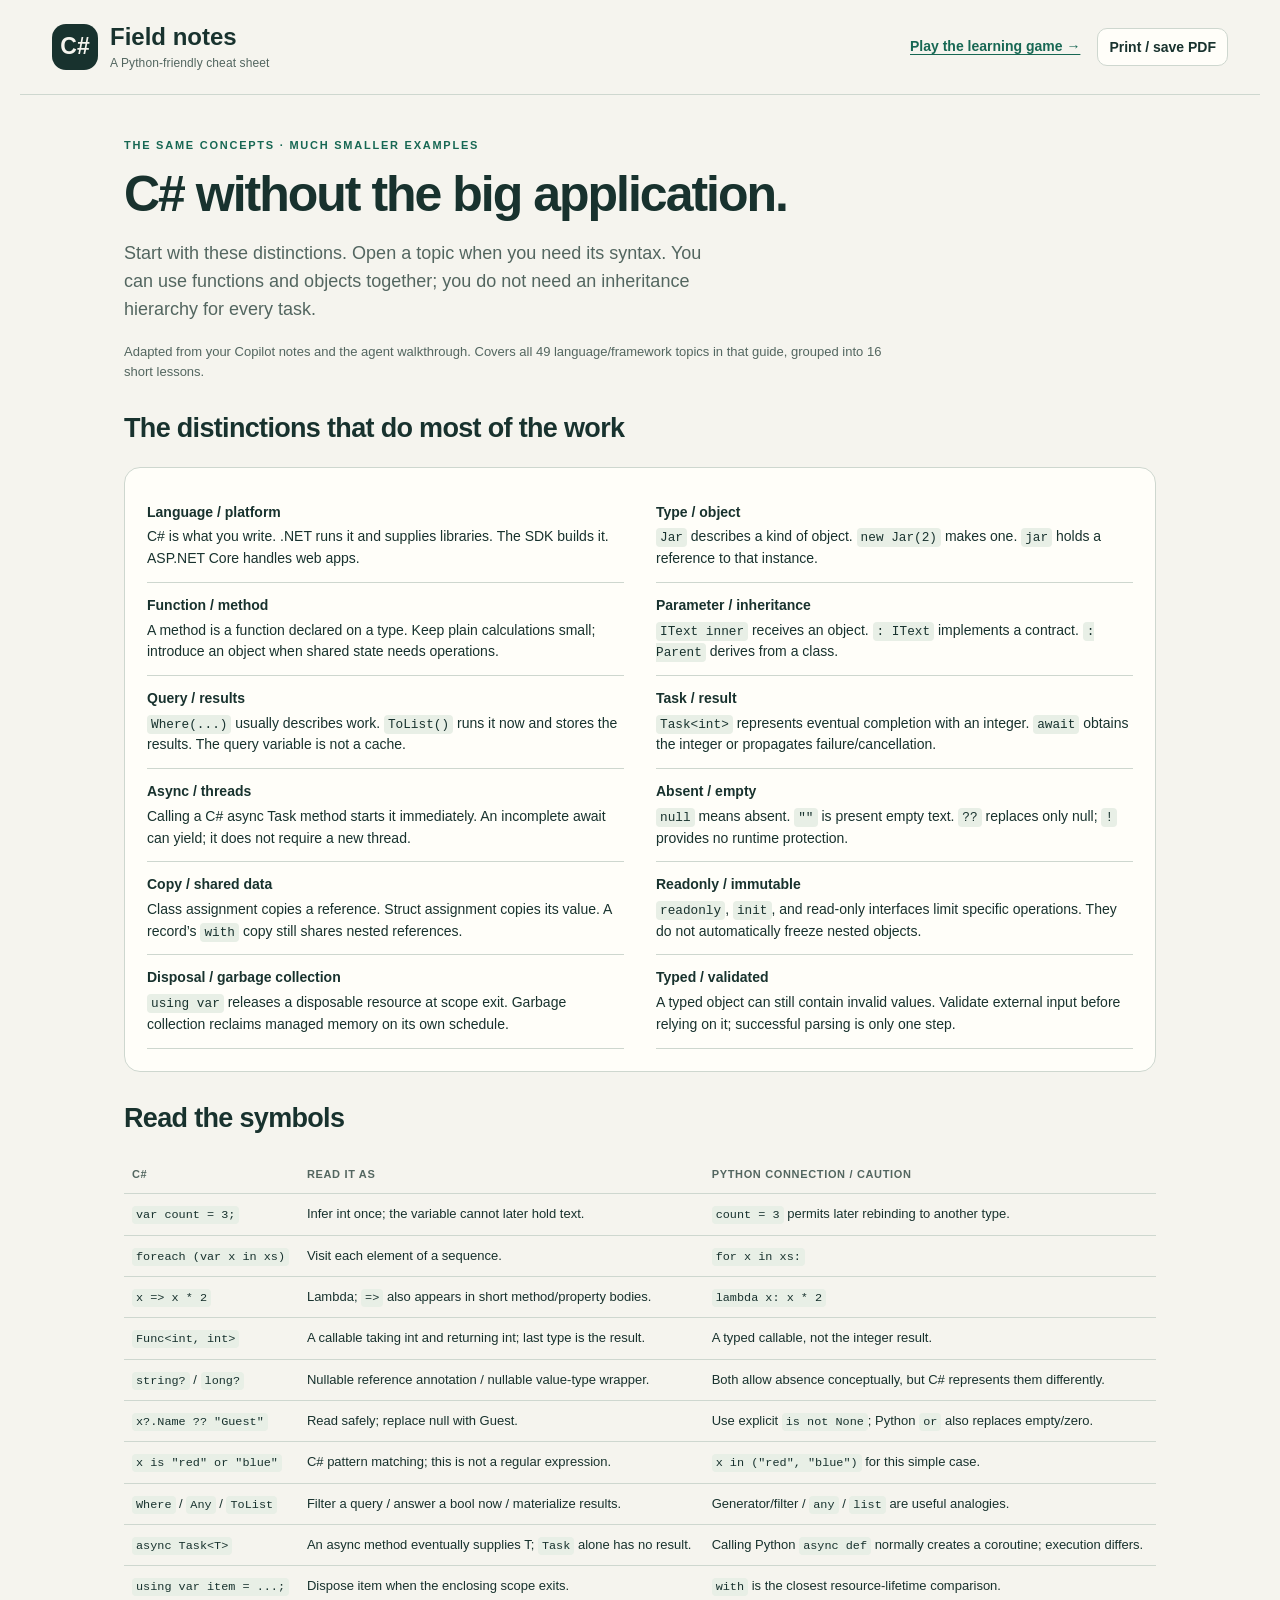
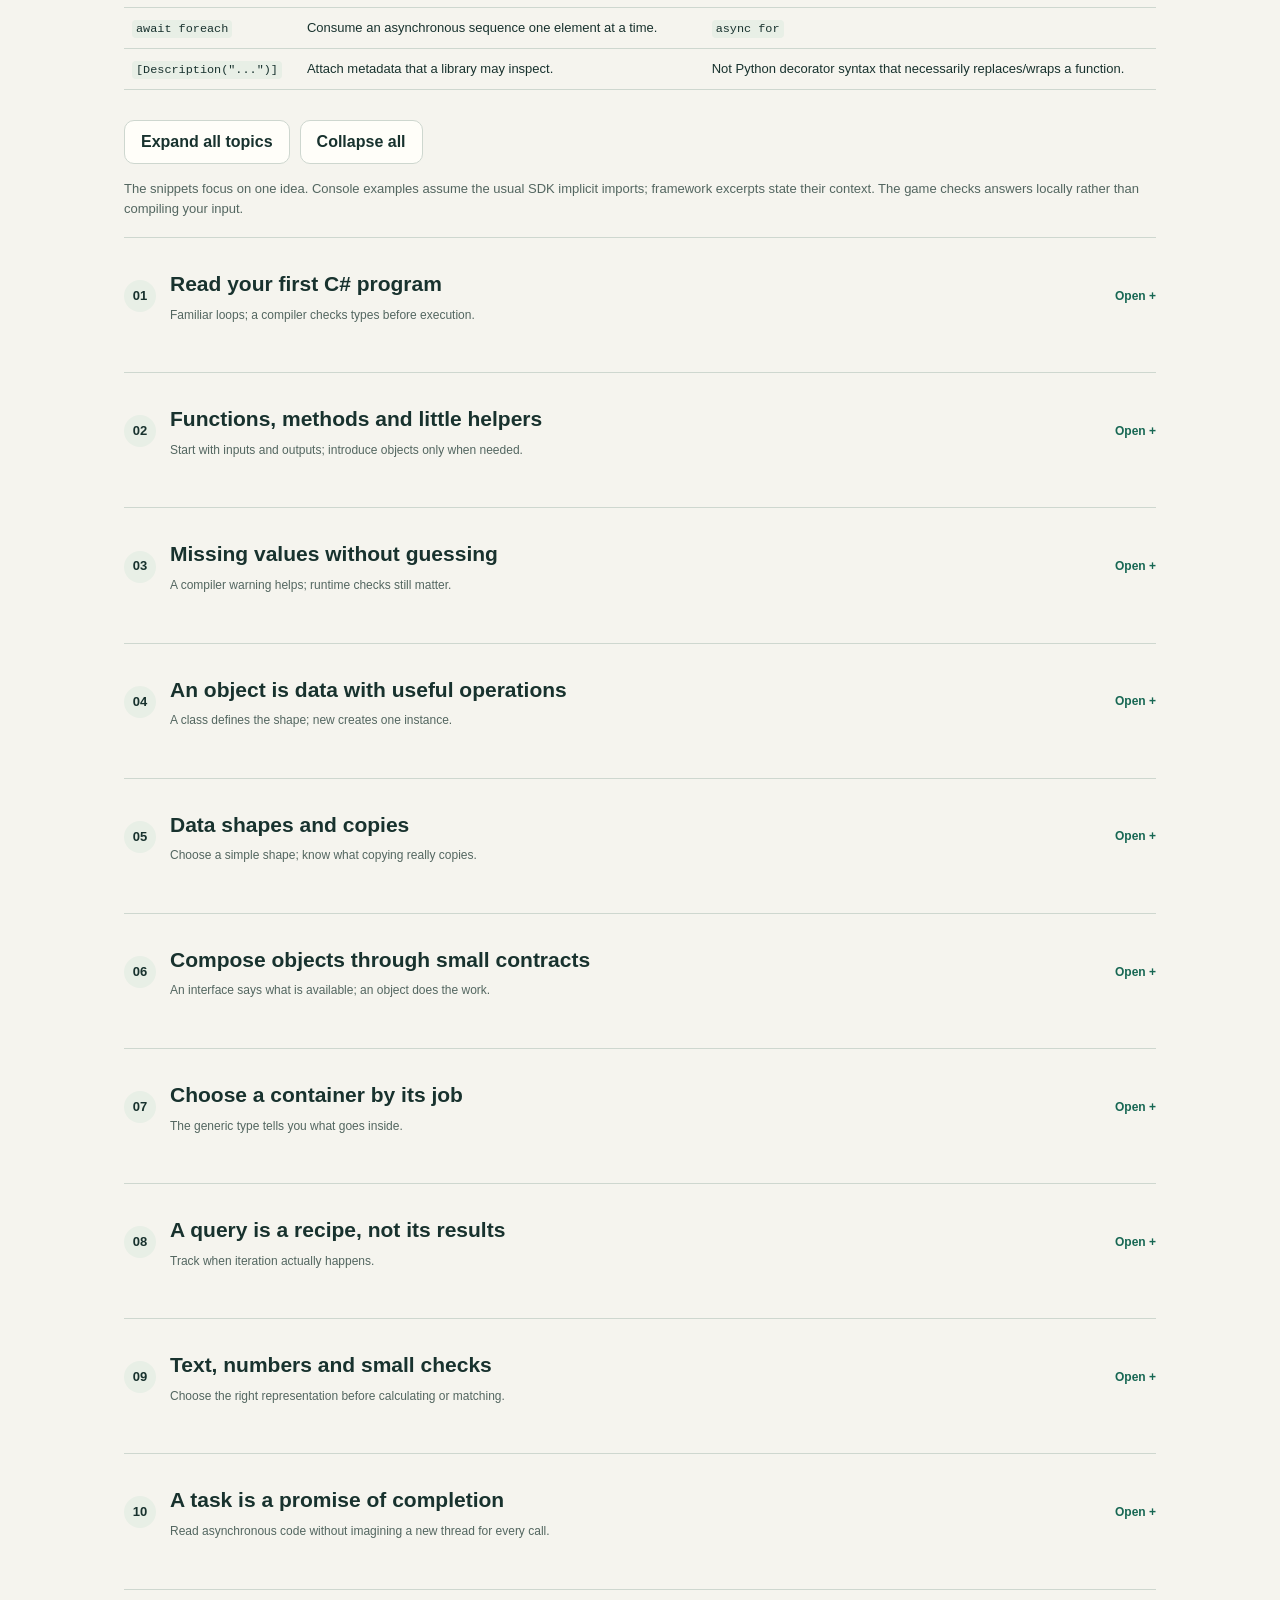
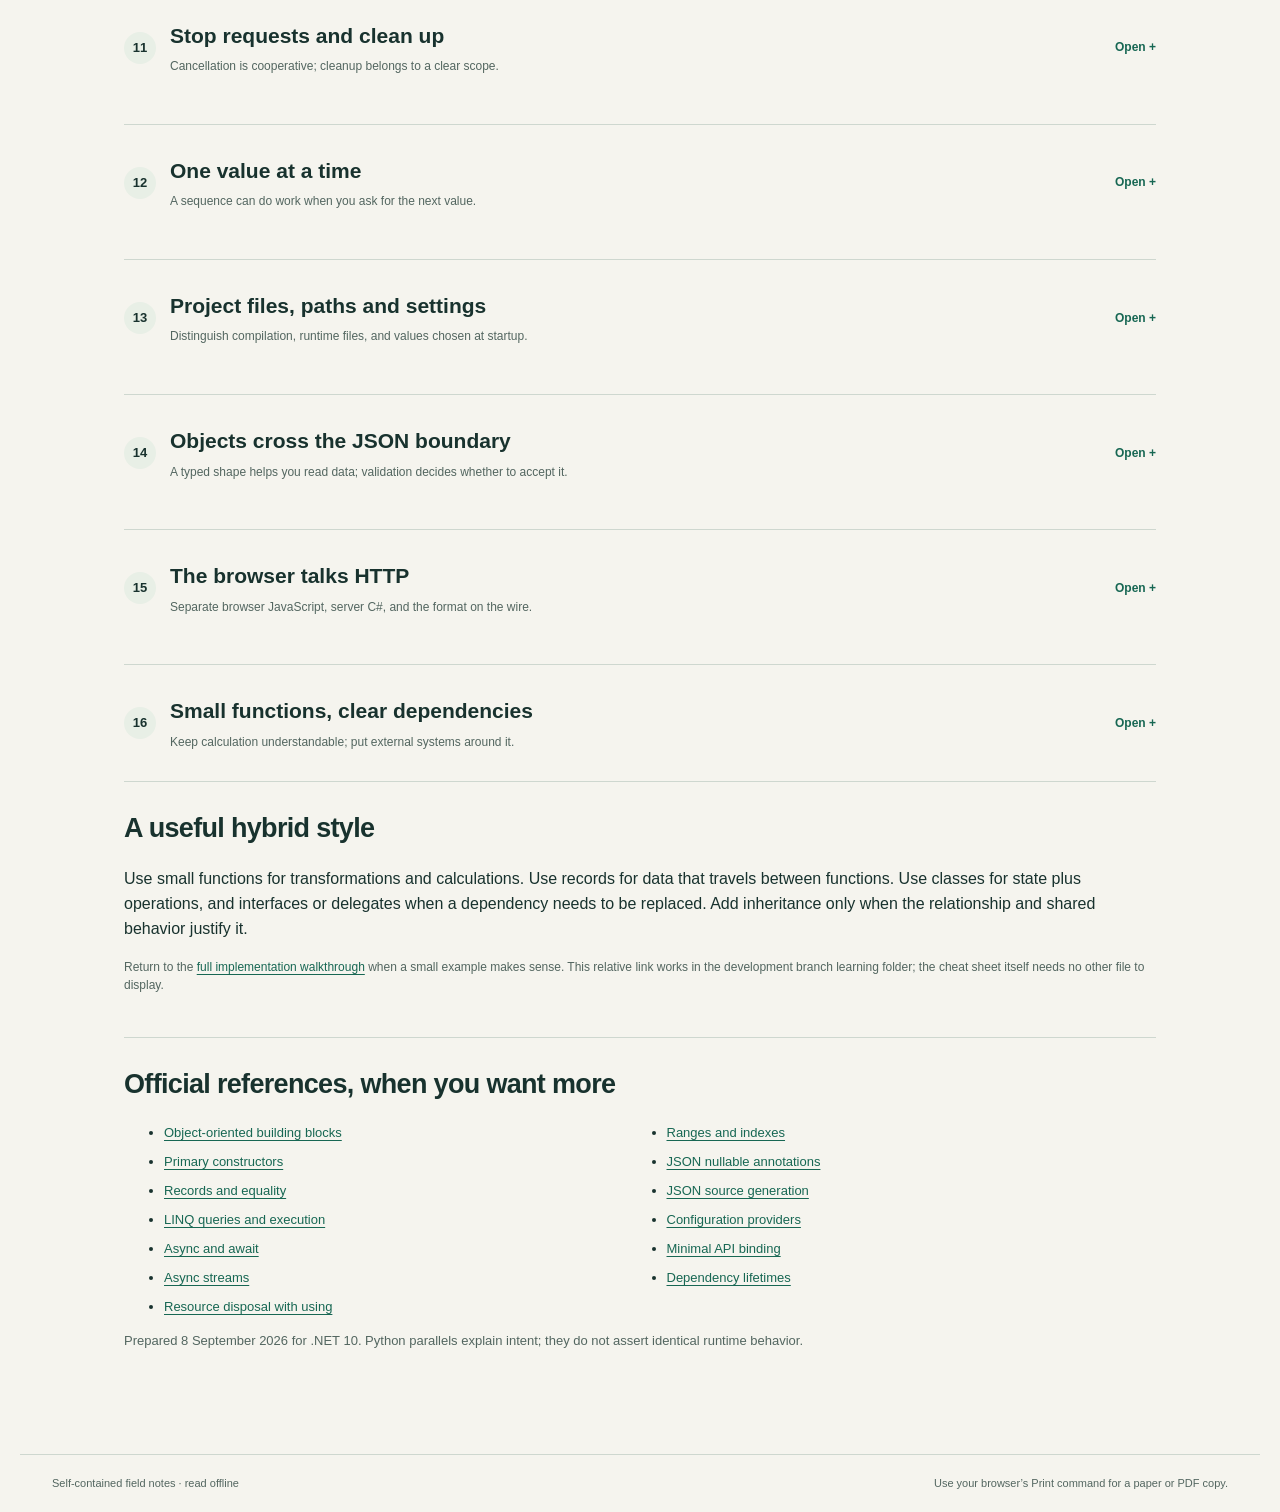
<file: planning/csharp-learning/cheat-sheet.html>
<!doctype html><html lang="en"><head><meta charset="utf-8"><meta name="viewport" content="width=device-width,initial-scale=1"><meta name="color-scheme" content="light dark"><title>C# field notes · a Python-friendly cheat sheet</title><link rel="icon" href="data:,"><style>:root{color-scheme:light;--paper:#f5f4ee;--surface:#fffef9;--ink:#18322e;--muted:#536660;--line:#ced7cf;--accent:#176753;--accent-text:#fff;--soft:#e8efe6;--gold:#946d24;--wrong:#8b392c;--wrong-bg:#fff0ea;--code:#172d2a;--code-text:#f0f5e9;--focus:#126650;--shadow:0 8px 28px #203c3010;font-family:Inter,ui-sans-serif,-apple-system,BlinkMacSystemFont,"Segoe UI",sans-serif;font-size:16px;line-height:1.55}
:root[data-theme=dark]{color-scheme:dark;--paper:#14231f;--surface:#1c3029;--ink:#edf3e9;--muted:#b4c9bd;--line:#425c50;--accent:#a5d7b5;--accent-text:#13291e;--soft:#273f32;--gold:#e7c680;--wrong:#ffb7a7;--wrong-bg:#3c2d27;--code:#101e19;--code-text:#f0f5e9;--focus:#a5d7b5;--shadow:none}
*{box-sizing:border-box}body{margin:0;background:var(--paper);color:var(--ink)}a{color:var(--accent);text-underline-offset:3px}button,input,select{font:inherit}button,a{touch-action:manipulation}button,.button{border:1px solid var(--line);background:var(--surface);color:var(--ink);padding:10px 16px;border-radius:10px;cursor:pointer;font-weight:600;line-height:1.35;text-decoration:none;display:inline-flex;gap:8px;align-items:center;justify-content:center}button:hover,.button:hover{border-color:var(--accent);background:var(--soft)}button:disabled{opacity:.48;cursor:default}.primary{background:var(--accent);border-color:var(--accent);color:var(--accent-text)}.primary:hover{background:var(--accent);filter:brightness(1.06)}.quiet{border-color:transparent;background:transparent}.danger{color:var(--wrong)}:focus-visible{outline:3px solid var(--focus);outline-offset:4px}.skip{position:absolute;left:12px;top:-100px;background:var(--surface);padding:12px;z-index:10}.skip:focus{top:8px}.masthead{max-width:1240px;margin:auto;display:flex;justify-content:space-between;align-items:center;padding:24px 32px;gap:24px;border-bottom:1px solid var(--line)}.brand{display:flex;gap:12px;align-items:center;text-decoration:none;color:var(--ink);font-size:24px;font-weight:750;line-height:1.1}.brand-mark{display:grid;place-items:center;background:var(--ink);color:var(--paper);width:46px;height:46px;border-radius:14px;font-size:23px}.brand-sub{display:block;font-size:12px;font-weight:500;letter-spacing:.01em;margin-top:6px;color:var(--muted)}nav{display:flex;align-items:center;gap:6px;flex-wrap:wrap}nav button,nav a{padding:9px 11px;font-size:14px;font-weight:600}nav a{white-space:nowrap}#review-count{background:var(--soft);color:var(--ink);border-radius:8px;padding:0 6px;font-size:12px}main{max-width:1160px;margin:0 auto;padding:42px 24px 60px;min-height:65vh}h1,h2,h3,p{margin-top:0}h1{font-size:clamp(32px,4vw,50px);line-height:1.12;letter-spacing:-.04em;font-weight:750;margin-bottom:18px}h2{font-size:27px;line-height:1.2;letter-spacing:-.025em}h3{font-size:18px;line-height:1.4}.eyebrow{font-size:11px;letter-spacing:.16em;text-transform:uppercase;font-weight:750;color:var(--accent);margin-bottom:12px}.muted,.small{color:var(--muted)}.small{font-size:13px}.lead{font-size:18px;max-width:590px;color:var(--muted)}.hero{display:grid;grid-template-columns:minmax(0,1.4fr) minmax(0,1fr);gap:52px;align-items:center;padding:15px 0 30px}.hero-action{display:flex;flex-wrap:wrap;align-items:center;gap:14px;margin-top:24px}.progress-panel{border-left:3px solid var(--accent);padding:10px 0 10px 28px}.progress-title{display:flex;align-items:baseline;gap:10px}.big-number{font-size:48px;line-height:1.1;letter-spacing:-.06em;font-weight:750}.meter{height:8px;background:var(--line);border-radius:8px;overflow:hidden;margin:16px 0}.meter>span{display:block;height:100%;background:var(--accent)}.stats{display:flex;gap:24px;margin-top:18px}.stats b{display:block;font-size:22px}.stats span{font-size:12px;color:var(--muted)}.rule-strip{border-top:1px solid var(--line);border-bottom:1px solid var(--line);display:flex;flex-wrap:wrap;gap:12px 28px;padding:14px 0;margin:18px 0 30px;font-size:13px}.rule-strip span::before{content:'•';color:var(--accent);margin-right:8px}.trail-grid{display:grid;grid-template-columns:repeat(4,minmax(0,1fr));gap:16px}.stage{border:1px solid var(--line);background:var(--surface);border-radius:17px;padding:22px 16px 12px;box-shadow:var(--shadow)}.stage-number{font-size:11px;color:var(--accent);font-weight:750;text-transform:uppercase;letter-spacing:.12em}.stage h2{font-size:20px;margin:8px 0 6px}.stage p{font-size:12px;color:var(--muted);margin-bottom:14px}.stop{display:grid;grid-template-columns:29px minmax(0,1fr);gap:9px;text-align:left;justify-content:stretch;align-items:start;width:100%;background:transparent;border:0;border-top:1px solid var(--line);border-radius:0;padding:16px 0;font-size:14px}.stop:hover{background:var(--soft)}.stop .number{border:1px solid var(--line);border-radius:50%;width:27px;height:27px;display:grid;place-items:center;font-size:11px}.stop.done .number{background:var(--accent);color:var(--accent-text);border-color:var(--accent)}.stop small{display:block;color:var(--muted);font-size:11px;margin-top:4px;font-weight:400}.back-row{display:flex;justify-content:space-between;align-items:center;gap:12px;flex-wrap:wrap;margin-bottom:26px}.back-row .quiet{padding-left:0}.lesson-layout{display:grid;grid-template-columns:minmax(0,1.07fr) minmax(0,1fr);gap:42px;align-items:start}.lesson-layout h1{font-size:38px}.rules{list-style:none;padding:0;margin:22px 0}.rules li{position:relative;padding-left:24px;margin:14px 0}.rules li::before{content:'→';position:absolute;left:0;color:var(--accent)}.code-panel{background:var(--code);color:var(--code-text);border-radius:15px;overflow:hidden;min-width:0}.code-label{display:flex;justify-content:space-between;padding:12px 18px;border-bottom:1px solid #cce6d52a;color:#bfd4c3;font-size:11px;letter-spacing:.1em;text-transform:uppercase}.code-panel pre{margin:0;padding:22px;overflow:auto;font-size:14px;line-height:1.65;tab-size:4}.code-panel code{color:inherit;background:transparent;padding:0}.tok-key{color:#b8d6ff}.tok-string{color:#e5d5a2}.tok-comment{color:#a6bca9;font-style:italic}.tok-number{color:#f1b6af}code{font-family:"SFMono-Regular",Consolas,"Liberation Mono",monospace;font-size:.91em;background:var(--soft);color:var(--ink);border-radius:4px;padding:2px 4px;overflow-wrap:anywhere}pre code{overflow-wrap:normal}.trap{padding:16px 18px;border-left:3px solid var(--gold);background:var(--soft);border-radius:0 10px 10px 0;font-size:14px;margin:22px 0}.trap strong{display:block;color:var(--ink);margin-bottom:5px}.connection{font-size:13px;color:var(--muted);margin-top:24px;border-top:1px solid var(--line);padding-top:16px}.lesson-actions{display:flex;gap:12px;flex-wrap:wrap;margin-top:28px}details{border-top:1px solid var(--line);margin-top:18px;padding-top:14px}summary{cursor:pointer;font-size:14px;font-weight:600;padding:4px 0}details pre{white-space:pre-wrap;overflow-wrap:anywhere;font-size:13px;background:var(--soft);padding:16px;border-radius:10px}dl{font-size:14px}dt{font-weight:700;margin-top:12px}dd{margin:3px 0 10px;color:var(--muted)}.challenge-wrap{max-width:850px;margin:0 auto}.challenge-top{display:flex;align-items:center;justify-content:space-between;gap:16px;margin-bottom:22px}.dots{display:flex;gap:6px}.dot{width:9px;height:9px;border-radius:50%;background:var(--line)}.dot.current{background:var(--accent);outline:2px solid var(--accent);outline-offset:3px}.dot.complete{background:var(--accent)}.challenge-card{background:var(--surface);border:1px solid var(--line);border-radius:20px;padding:32px;box-shadow:var(--shadow)}.challenge-card h1{font-size:27px;letter-spacing:-.02em;margin-bottom:22px}.challenge-card .code-panel{margin-bottom:24px}.options{display:grid;gap:10px;margin:22px 0}.option{display:flex;gap:14px;align-items:flex-start;border:1px solid var(--line);border-radius:10px;padding:15px 18px;cursor:pointer;line-height:1.45;font-size:15px;overflow-wrap:anywhere}.option:hover{background:var(--soft)}.option:has(input:checked){border-color:var(--accent);background:var(--soft)}.option input{margin:4px 0 0;accent-color:var(--accent);flex-shrink:0;width:16px;height:16px}.option .option-letter{color:var(--muted);font-size:12px;font-weight:700;margin-top:3px}.answer-field{margin:24px 0}.answer-field label{display:block;font-weight:650;font-size:14px;margin-bottom:8px}.answer-field input{width:100%;background:var(--paper);color:var(--ink);border:1px solid var(--line);border-radius:10px;padding:14px;font-family:monospace;font-size:17px}.order-list{list-style:none;margin:20px 0;padding:0;display:grid;gap:9px}.order-list li{display:flex;align-items:center;gap:12px;border:1px solid var(--line);border-radius:10px;padding:10px 12px}.order-list code{flex:1;white-space:pre-wrap}.order-controls{display:flex;gap:5px;flex-shrink:0}.order-controls button{padding:7px 10px;font-size:15px}.order-index{font-size:12px;color:var(--muted)}.feedback{margin-top:22px;padding:18px;border-radius:12px;background:var(--soft);border:1px solid var(--line);font-size:15px}.feedback p:last-child{margin-bottom:0}.feedback h2{font-size:18px;margin-bottom:8px}.feedback.wrong{background:var(--wrong-bg);border-color:var(--wrong);color:var(--wrong)}.feedback code{color:inherit;background:transparent}.hint{font-size:14px;padding:14px 0;color:var(--muted)}.answer-actions{display:flex;align-items:center;gap:8px;flex-wrap:wrap;margin-top:24px}.answer-actions .primary{margin-right:auto}.help-actions{display:flex;gap:12px;flex-wrap:wrap;margin-top:18px}.help-actions button{padding:5px 0;border:0;background:transparent;text-decoration:underline;text-underline-offset:4px;font-size:13px;color:var(--muted);font-weight:500}.challenge-footer{display:flex;gap:12px;flex-wrap:wrap;justify-content:space-between;margin-top:20px;font-size:12px;color:var(--muted)}.end-card{max-width:700px;margin:30px auto;text-align:center;padding:45px 28px;background:var(--surface);border:1px solid var(--line);border-radius:20px}.end-card h1{font-size:34px}.end-mark{font-size:30px;width:68px;height:68px;border-radius:50%;background:var(--soft);color:var(--accent);display:grid;place-items:center;margin:0 auto 24px}.end-card .lesson-actions{justify-content:center}.review-list{max-width:780px;display:grid;gap:10px;margin-top:24px}.review-item{display:flex;justify-content:space-between;gap:18px;align-items:center;text-align:left;background:var(--surface);border:1px solid var(--line);border-radius:12px;padding:18px}.review-item p{margin:0;font-size:14px}.review-item .small{display:block;margin-top:5px}footer{max-width:1240px;margin:0 auto;border-top:1px solid var(--line);padding:20px 32px;color:var(--muted);display:flex;justify-content:space-between;gap:14px;font-size:11px}dialog{border:1px solid var(--line);border-radius:18px;background:var(--surface);color:var(--ink);max-width:540px;width:calc(100% - 32px);padding:26px;max-height:90vh;overflow:auto}dialog::backdrop{background:#081d15a0}.dialog-top{display:flex;justify-content:space-between;align-items:start;gap:20px}.dialog-top h2{font-size:24px}.settings-actions{display:flex;gap:10px;flex-wrap:wrap;margin:22px 0}.notice{border-left:3px solid var(--gold);padding:10px 14px;background:var(--soft);font-size:13px}#toast{position:fixed;bottom:24px;left:50%;transform:translateX(-50%);background:var(--ink);color:var(--paper);padding:12px 20px;border-radius:10px;box-shadow:var(--shadow);font-size:14px;max-width:90%;z-index:20}#toast:empty{display:none}.sheet{max-width:1080px}.sheet-hero{max-width:770px;margin-bottom:30px}.sheet-nav{display:flex;flex-wrap:wrap;gap:8px;margin:22px 0 32px}.sheet-nav a{font-size:12px;background:var(--surface);border:1px solid var(--line);padding:6px 10px;border-radius:7px;text-decoration:none}.essentials{display:grid;grid-template-columns:repeat(2,minmax(0,1fr));gap:0 32px;padding:22px;background:var(--surface);border:1px solid var(--line);border-radius:16px;margin-bottom:30px}.essential{padding:12px 0;border-bottom:1px solid var(--line);font-size:14px}.essential strong{display:block;margin-bottom:3px}.sheet-section{scroll-margin-top:20px;border-top:1px solid var(--line);padding:30px 0}.sheet-section h2{display:flex;align-items:center;gap:13px}.sheet-section .rules{margin-top:0}.sheet-section .rules li{font-size:14px}.sheet-grid{display:grid;grid-template-columns:minmax(0,1fr) minmax(0,1fr);gap:30px}.sheet-section .code-panel pre{font-size:12px}.sheet-section .trap{margin-bottom:0}.sheet-source{font-size:12px;color:var(--muted)}.inline-number{font-size:13px;display:inline-grid;place-items:center;border-radius:50%;background:var(--soft);width:32px;height:32px;flex-shrink:0}.sources-list{columns:2;font-size:13px}.sources-list li{margin-bottom:9px}.field-table{width:100%;border-collapse:collapse;margin:20px 0;font-size:13px}.field-table th,.field-table td{text-align:left;vertical-align:top;border-bottom:1px solid var(--line);padding:10px 8px}.field-table th{font-size:11px;color:var(--muted);text-transform:uppercase;letter-spacing:.06em}.field-table code{white-space:normal}
@media(max-width:1000px){.trail-grid{grid-template-columns:repeat(2,minmax(0,1fr))}.masthead{padding:20px 24px}.lesson-layout{gap:26px}.hero{gap:28px}.brand-sub{max-width:130px;line-height:1.3}}
@media(max-width:720px){.masthead{display:block;padding:18px 18px 12px}.brand-sub{max-width:none}nav{margin-top:18px;gap:3px}nav button,nav a{font-size:12px;padding:9px}main{padding:26px 18px 40px}.hero{grid-template-columns:1fr;gap:24px;padding-top:0}.hero h1{font-size:37px}.progress-panel{padding:0 0 0 20px}.progress-title .big-number{font-size:34px}.progress-panel .meter{max-width:400px}.stats{margin-top:12px}.stats b{font-size:20px}.lead{font-size:16px}.rule-strip{font-size:12px;gap:8px 16px}.lesson-layout,.sheet-grid{grid-template-columns:minmax(0,1fr)}.lesson-layout>div,.sheet-grid>div{min-width:0}.lesson-layout h1{font-size:32px}.lesson-layout .rules li{font-size:15px}.challenge-card{padding:22px 16px;border-radius:15px}.challenge-card h1{font-size:23px}.code-panel pre{font-size:13px;padding:18px 14px;white-space:pre-wrap}.code-panel pre code{overflow-wrap:anywhere}.option{padding:13px 12px;font-size:14px}.order-list li{gap:7px;padding:9px 7px}.order-list code{font-size:11px}.order-controls{flex-direction:column}.order-controls button{min-width:34px;padding:6px}.challenge-top{align-items:start}.challenge-top .small{max-width:220px}.challenge-footer{font-size:11px}.answer-actions{gap:8px}.answer-actions button{font-size:14px}.back-row{margin-bottom:18px}.back-row .small{font-size:11px}.end-card{padding:30px 20px}.end-card h1{font-size:29px}footer{padding:18px;flex-direction:column;gap:7px}.essentials{grid-template-columns:1fr;padding:16px}.sheet-nav{gap:7px}.sheet-section h2{font-size:23px}.sources-list{columns:1}.review-item{align-items:start}.review-item button{font-size:12px}.field-table{font-size:12px}.field-table th,.field-table td{padding:9px 5px}.code-panel{max-width:100%}}
@media(max-width:390px){.trail-grid{grid-template-columns:1fr}.stage{padding:18px}.hero h1{font-size:33px}.brand{font-size:23px}nav{gap:0}nav a,nav button{font-size:11px;padding:8px}.stats{gap:18px}.answer-actions .primary{width:100%;margin-right:0}.code-panel pre{font-size:13px}}
@media(prefers-reduced-motion:no-preference){button,.button,.option{transition:background .15s,border-color .15s}}
@media print{body{background:white;color:#111;font-size:10pt}.masthead,footer,.sheet-nav,.no-print,.skip{display:none!important}main{max-width:none;padding:0}.sheet-hero h1{font-size:24pt}.sheet-hero{margin-bottom:12px}.sheet-section{break-inside:avoid;padding:14px 0}.sheet-section h2{font-size:15pt;margin-bottom:12px}.sheet-grid{gap:20px}.sheet-section .rules li{font-size:9pt;margin:7px 0}.code-panel{background:#f2f3ef!important;color:#111!important;border:1px solid #ddd}.code-panel pre{font-size:8pt!important;padding:12px}.code-label{color:#333;border-color:#ddd}.tok-key,.tok-string,.tok-comment,.tok-number{color:#111}.trap{font-size:9pt;margin:10px 0;padding:10px}a{color:#111}.essentials{padding:12px}.essential{font-size:9pt;padding:8px 0}details{display:block}details>summary{display:none}details>*{display:block!important}details pre{font-size:8pt}.reference-block{font-size:8pt}dt{margin-top:6px}.connection{font-size:8pt}.sheet-source{font-size:8pt}.sources-list{font-size:8pt}h1,h2,h3{break-after:avoid}}
.sheet-title{display:flex;align-items:center;gap:14px;list-style:none;font-size:21px;font-weight:700;padding:0}.sheet-title::-webkit-details-marker{display:none}.sheet-title small{display:block;font-size:12px;font-weight:400;color:var(--muted);margin-top:5px}.expand-label{margin-left:auto;flex-shrink:0;font-size:12px;color:var(--accent)}.sheet-section[open]>.sheet-title{margin-bottom:24px}.sheet-section[open]>.sheet-title .expand-label{font-size:0}.sheet-section[open]>.sheet-title .expand-label::after{content:'Close −';font-size:12px}.reference-block dl{columns:2;column-gap:35px}.reference-block dt,.reference-block dd{break-inside:avoid}@media(max-width:720px){.sheet-title{font-size:18px}.reference-block dl{columns:1}}@media print{.sheet-title{display:flex!important;font-size:15pt;break-after:avoid}.sheet-title small{font-size:8pt}.expand-label{display:none}.sheet-grid{margin-top:14px}.sheet-section{break-inside:auto}.code-panel,.trap,.reference-block dt,.reference-block dd{break-inside:avoid}.sheet-section>summary{display:flex!important}.reference-block>summary{display:block!important;font-size:9pt}.sheet-section[open]>.sheet-title{margin-bottom:10px}}</style></head><body>
<header class="masthead"><a class="brand" href="learning-game.html"><span class="brand-mark">C#</span><span>Field notes<span class="brand-sub">A Python-friendly cheat sheet</span></span></a><nav aria-label="Cheat-sheet navigation"><a href="learning-game.html">Play the learning game →</a><button id="print" type="button">Print / save PDF</button></nav></header>
<main class="sheet"><section class="sheet-hero"><div class="eyebrow">The same concepts · much smaller examples</div><h1>C# without the big application.</h1><p class="lead">Start with these distinctions. Open a topic when you need its syntax. You can use functions and objects together; you do not need an inheritance hierarchy for every task.</p><p class="small">Adapted from your Copilot notes and the agent walkthrough. Covers all 49 language/framework topics in that guide, grouped into 16 short lessons.</p></section>
<h2>The distinctions that do most of the work</h2><section class="essentials"><div class="essential"><strong>Language / platform</strong>C# is what you write. .NET runs it and supplies libraries. The SDK builds it. ASP.NET Core handles web apps.</div><div class="essential"><strong>Type / object</strong><code>Jar</code> describes a kind of object. <code>new Jar(2)</code> makes one. <code>jar</code> holds a reference to that instance.</div><div class="essential"><strong>Function / method</strong>A method is a function declared on a type. Keep plain calculations small; introduce an object when shared state needs operations.</div><div class="essential"><strong>Parameter / inheritance</strong><code>IText inner</code> receives an object. <code>: IText</code> implements a contract. <code>: Parent</code> derives from a class.</div><div class="essential"><strong>Query / results</strong><code>Where(...)</code> usually describes work. <code>ToList()</code> runs it now and stores the results. The query variable is not a cache.</div><div class="essential"><strong>Task / result</strong><code>Task&lt;int&gt;</code> represents eventual completion with an integer. <code>await</code> obtains the integer or propagates failure/cancellation.</div><div class="essential"><strong>Async / threads</strong>Calling a C# async Task method starts it immediately. An incomplete await can yield; it does not require a new thread.</div><div class="essential"><strong>Absent / empty</strong><code>null</code> means absent. <code>&quot;&quot;</code> is present empty text. <code>??</code> replaces only null; <code>!</code> provides no runtime protection.</div><div class="essential"><strong>Copy / shared data</strong>Class assignment copies a reference. Struct assignment copies its value. A record’s <code>with</code> copy still shares nested references.</div><div class="essential"><strong>Readonly / immutable</strong><code>readonly</code>, <code>init</code>, and read-only interfaces limit specific operations. They do not automatically freeze nested objects.</div><div class="essential"><strong>Disposal / garbage collection</strong><code>using var</code> releases a disposable resource at scope exit. Garbage collection reclaims managed memory on its own schedule.</div><div class="essential"><strong>Typed / validated</strong>A typed object can still contain invalid values. Validate external input before relying on it; successful parsing is only one step.</div></section>
<h2>Read the symbols</h2><table class="field-table"><thead><tr><th>C#</th><th>Read it as</th><th>Python connection / caution</th></tr></thead><tbody><tr><td><code>var count = 3;</code></td><td>Infer int once; the variable cannot later hold text.</td><td><code>count = 3</code> permits later rebinding to another type.</td></tr><tr><td><code>foreach (var x in xs)</code></td><td>Visit each element of a sequence.</td><td><code>for x in xs:</code></td></tr><tr><td><code>x =&gt; x * 2</code></td><td>Lambda; <code>=&gt;</code> also appears in short method/property bodies.</td><td><code>lambda x: x * 2</code></td></tr><tr><td><code>Func&lt;int, int&gt;</code></td><td>A callable taking int and returning int; last type is the result.</td><td>A typed callable, not the integer result.</td></tr><tr><td><code>string?</code> / <code>long?</code></td><td>Nullable reference annotation / nullable value-type wrapper.</td><td>Both allow absence conceptually, but C# represents them differently.</td></tr><tr><td><code>x?.Name ?? &quot;Guest&quot;</code></td><td>Read safely; replace null with Guest.</td><td>Use explicit <code>is not None</code>; Python <code>or</code> also replaces empty/zero.</td></tr><tr><td><code>x is &quot;red&quot; or &quot;blue&quot;</code></td><td>C# pattern matching; this is not a regular expression.</td><td><code>x in (&quot;red&quot;, &quot;blue&quot;)</code> for this simple case.</td></tr><tr><td><code>Where</code> / <code>Any</code> / <code>ToList</code></td><td>Filter a query / answer a bool now / materialize results.</td><td>Generator/filter / <code>any</code> / <code>list</code> are useful analogies.</td></tr><tr><td><code>async Task&lt;T&gt;</code></td><td>An async method eventually supplies T; <code>Task</code> alone has no result.</td><td>Calling Python <code>async def</code> normally creates a coroutine; execution differs.</td></tr><tr><td><code>using var item = ...;</code></td><td>Dispose item when the enclosing scope exits.</td><td><code>with</code> is the closest resource-lifetime comparison.</td></tr><tr><td><code>await foreach</code></td><td>Consume an asynchronous sequence one element at a time.</td><td><code>async for</code></td></tr><tr><td><code>[Description(&quot;...&quot;)]</code></td><td>Attach metadata that a library may inspect.</td><td>Not Python decorator syntax that necessarily replaces/wraps a function.</td></tr></tbody></table>
<div class="no-print" style="display:flex;gap:10px;flex-wrap:wrap;margin:30px 0 15px"><button id="expand" type="button">Expand all topics</button><button id="collapse" type="button">Collapse all</button></div><p class="small">The snippets focus on one idea. Console examples assume the usual SDK implicit imports; framework excerpts state their context. The game checks answers locally rather than compiling your input.</p>
<details class="sheet-section" id="01-basics">
<summary class="sheet-title"><span class="inline-number">01</span><span>Read your first C# program<small>Familiar loops; a compiler checks types before execution.</small></span><span class="expand-label">Open +</span></summary>
<div class="sheet-grid"><div><ul class="rules"><li>C# is the language. .NET supplies the runtime and libraries; the SDK supplies development tools; ASP.NET Core builds web apps.</li><li>A .csproj sets the target framework and dependencies. dotnet build compiles; dotnet run normally builds, then starts the app.</li><li>Main is the entry point. Top-level statements generate it; .NET 10 also supports file-based apps without a .csproj.</li><li>var infers one compile-time type. int, bool and string mean integer, Boolean and text; they are not interchangeable.</li><li>Arrays hold typed elements. foreach visits them. &amp;&amp; requires both conditions; a single-statement body can omit braces.</li></ul><div class="trap"><strong>Watch this distinction</strong>var does not mean Python-style rebinding to any type. Top-level code is still compiled C#.</div></div>
<div><div class="code-panel"><div class="code-label">C# · small example</div><pre><code>var minimum = 2;                 // inferred int, not dynamic
int[] apples = [1, 3, 2];       // an array of integers
foreach (var count in apples)
{
    if (count &gt;= minimum &amp;&amp; count &lt; 3)
        Console.WriteLine(count);
}</code></pre></div><details><summary>Python connection</summary><pre>minimum = 2
apples = [1, 3, 2]
for count in apples:
    if count &gt;= minimum and count &lt; 3:
        print(count)</pre></details><p class="connection">In the agent code: Every generated app starts in Program.cs; its .csproj selects .NET and packages before request handling begins.</p></div></div>
<details class="reference-block"><summary>More symbols, briefly</summary><dl><dt>A tiny project file</dt><dd>&lt;Project Sdk=&quot;Microsoft.NET.Sdk&quot;&gt;&lt;PropertyGroup&gt;&lt;OutputType&gt;Exe&lt;/OutputType&gt;&lt;TargetFramework&gt;net10.0&lt;/TargetFramework&gt;&lt;Nullable&gt;enable&lt;/Nullable&gt;&lt;/PropertyGroup&gt;&lt;/Project&gt; defines an executable project. Web projects use Microsoft.NET.Sdk.Web.</dd><dt>C# 14 and .NET 10</dt><dd>These are the lesson targets. C# is versioned separately from .NET, and many demonstrated features existed before C# 14.</dd><dt>Entry-point shape</dt><dd>static void Main() is an explicit entry method inside a type. Alternatively, top-level statements appear before type declarations; only one project source file may contain top-level statements.</dd><dt>File-based app</dt><dd>With .NET 10, dotnet run --file hello.cs builds and runs a standalone C# source file. The generated agents use projects; some development helpers can be file-based apps.</dd><dt>Namespace</dt><dd>namespace Pantry; groups type names logically. A namespace need not equal a folder, though matching them often helps readers.</dd><dt>using as an import</dt><dd>using System; lets you write Console instead of System.Console. It neither copies source nor installs a package. using for disposal is a separate syntax.</dd><dt>Explicit typing and literals</dt><dd>int count = 2; bool ready = true; string name = &quot;Ada&quot;; use explicit types. C# uses semicolons and braces; // starts a line comment.</dd><dt>while, continue and break</dt><dd>while (count &gt; 0) repeats while a condition stays true. continue skips to the next loop iteration; break exits the nearest loop. Make progress toward a stopping condition.</dd></dl></details>
<p class="no-print" style="margin:22px 0 0"><a href="learning-game.html#01-basics">Practice this concept →</a></p></details><details class="sheet-section" id="02-functions">
<summary class="sheet-title"><span class="inline-number">02</span><span>Functions, methods and little helpers<small>Start with inputs and outputs; introduce objects only when needed.</small></span><span class="expand-label">Open +</span></summary>
<div class="sheet-grid"><div><ul class="rules"><li>Read int Double(int number) as: returns int, named Double, accepts one int. void means no return value.</li><li>A static method belongs to its type; an instance method uses an object. A local function belongs inside another body.</li><li>Overloads share a name but differ in parameters. An override replaces an inherited virtual or abstract implementation.</li><li>number =&gt; number + extra is a lambda. Func&lt;int, int&gt; describes input and output types; captures can observe later changes.</li><li>out supplies an output; ref accesses an initialized caller variable; params accepts several arguments. Recursion needs a stopping case.</li></ul><div class="trap"><strong>Watch this distinction</strong>The arrow can introduce a lambda or an expression-bodied member. Neither makes the computation asynchronous.</div></div>
<div><div class="code-panel"><div class="code-label">C# · small example</div><pre><code>var extra = 2;
Func&lt;int, int&gt; addExtra = number =&gt; number + extra;
Console.WriteLine(addExtra(3));
extra = 4;
Console.WriteLine(addExtra(3));
static int Double(int number) =&gt; number * 2;
Console.WriteLine(Double(3));</code></pre></div><details><summary>Python connection</summary><pre>extra = 2
add_extra = lambda number: number + extra
print(add_extra(3))
extra = 4
print(add_extra(3))
def double(number):
    return number * 2
print(double(3))</pre></details><p class="connection">In the agent code: Tool handlers are methods; routing and LINQ use lambdas. Small helpers can stay functions without new class hierarchies.</p></div></div>
<details class="reference-block"><summary>More symbols, briefly</summary><dl><dt>Return versus output</dt><dd>return value; sends a value back to the caller. Console.WriteLine(value) displays it. void means the function has no return value.</dd><dt>A method in a class</dt><dd>public static int Double(int number) { return number * 2; } is called as Helpers.Double(3) when declared in Helpers. Its expression-bodied equivalent ends with =&gt; number * 2;.</dd><dt>Instance method</dt><dd>jar.Add(3) acts on jar. Inside an ordinary instance method, this denotes that current object; a static method has no this.</dd><dt>Local function</dt><dd>A helper declared inside a method or top-level body can use surrounding locals. Add static to forbid capturing surrounding instance or local state.</dd><dt>Lambda and delegate</dt><dd>Func&lt;int, int&gt; accepts an int and returns an int. Action&lt;int&gt; accepts an int and returns void. A lambda supplies a callable value; =&gt; also appears in expression-bodied members.</dd><dt>out</dt><dd>int.TryParse(text, out var number) assigns number and returns a success bool. The caller does not have to initialize an out argument.</dd><dt>ref</dt><dd>void Increment(ref int value) { value++; } can change a caller variable. Initialize int n = 2; then call Increment(ref n). Ordinary reference-type arguments already pass an object reference by value; ref is not needed to mutate that object.</dd><dt>params</dt><dd>static int Count(params int[] numbers) =&gt; numbers.Length; accepts Count(1, 2, 3) or Count(new[] { 1, 2, 3 }). params makes the last parameter accept a variable number of arguments.</dd><dt>Recursion</dt><dd>A recursive helper calls itself on a smaller subproblem. A stopping case prevents endless calls; recursion is useful for nested structures, not a requirement for ordinary loops.</dd><dt>nameof</dt><dd>nameof(Double) produces the string &quot;Double&quot; at compile time when that symbol is in scope. It names the symbol without calling the function or reading its value.</dd></dl></details>
<p class="no-print" style="margin:22px 0 0"><a href="learning-game.html#02-functions">Practice this concept →</a></p></details><details class="sheet-section" id="03-null">
<summary class="sheet-title"><span class="inline-number">03</span><span>Missing values without guessing<small>A compiler warning helps; runtime checks still matter.</small></span><span class="expand-label">Open +</span></summary>
<div class="sheet-grid"><div><ul class="rules"><li>null means absent, not empty text or zero. string? marks a nullable reference; int? can hold an integer or null.</li><li>&lt;Nullable&gt;enable&lt;/Nullable&gt; enables reference annotations and compiler analysis. An annotation does not validate runtime input.</li><li>value?.Member accesses only when non-null; value ?? fallback uses the fallback only when value is null.</li><li>value! suppresses a compiler warning; it performs no runtime check. Prefer proving a value exists before using it.</li><li>is matches patterns: is null, is not null, or is &quot;red&quot; or &quot;blue&quot;. &amp;&amp; evaluates the right side only if needed.</li></ul><div class="trap"><strong>Watch this distinction</strong>name!.Length still throws if name is null. The exclamation mark changes compiler analysis, not the object.</div></div>
<div><div class="code-panel"><div class="code-label">C# · small example</div><pre><code>string? nickname = null;
string display = nickname ?? &quot;Guest&quot;;
Console.WriteLine(display);
Console.WriteLine(nickname?.Length ?? 0);
nickname = &quot;Ada&quot;;
if (nickname is not null &amp;&amp; nickname.Length &gt; 2)
    Console.WriteLine(&quot;long enough&quot;);</code></pre></div><details><summary>Python connection</summary><pre>nickname = None
display = nickname if nickname is not None else &quot;Guest&quot;
print(display)
print(len(nickname) if nickname is not None else 0)
nickname = &quot;Ada&quot;
if nickname is not None and len(nickname) &gt; 2:
    print(&quot;long enough&quot;)</pre></details><p class="connection">In the agent code: Optional configuration and request properties need explicit defaults or validation before handlers dereference them.</p></div></div>
<details class="reference-block"><summary>More symbols, briefly</summary><dl><dt>Nullable reference versus nullable value</dt><dd>string? and string use the same runtime reference type; ? enables compiler analysis. int? is Nullable&lt;int&gt;, a value type that represents an integer or no value.</dd><dt>Conditional expression</dt><dd>condition ? whenTrue : whenFalse selects one result. It is different from the nullable annotation in string? and the null-conditional operator ?. .</dd><dt>Value patterns</dt><dd>color is &quot;red&quot; or &quot;blue&quot; accepts either text value. count is &gt;= 1 and &lt;= 3 combines relational patterns; or/and here are pattern combinators, not ||/&amp;&amp; operators.</dd><dt>Pattern captures</dt><dd>if (value is string text) proves value is a string and introduces text for the matching path. A property pattern can inspect shape: value is { Length: &gt; 2 }.</dd><dt>Null-safe length test</dt><dd>name is not null &amp;&amp; name.Length &gt; 3 checks existence before accessing Length. Merely writing name! does not check anything at runtime.</dd><dt>Assign a null fallback</dt><dd>name ??= &quot;Guest&quot; assigns &quot;Guest&quot; only if name is currently null. name ?? &quot;Guest&quot; merely produces a fallback value without assigning it to name.</dd></dl></details>
<p class="no-print" style="margin:22px 0 0"><a href="learning-game.html#03-null">Practice this concept →</a></p></details><details class="sheet-section" id="04-objects">
<summary class="sheet-title"><span class="inline-number">04</span><span>An object is data with useful operations<small>A class defines the shape; new creates one instance.</small></span><span class="expand-label">Open +</span></summary>
<div class="sheet-grid"><div><ul class="rules"><li>A class is a type; new Jar(2) creates an instance. A constructor initializes each new object.</li><li>A field stores state. A property provides access; get reads, set assigns, and init restricts assignment to initialization.</li><li>Class primary-constructor parameters are inputs, not automatic public properties. Declare properties explicitly when callers need them.</li><li>public exposes; private confines to the type; internal confines to the assembly. static belongs to the type; sealed forbids subclassing.</li><li>readonly fields cannot be reassigned after their allowed initialization. Referenced objects may still mutate. Object initializers run after construction.</li></ul><div class="trap"><strong>Watch this distinction</strong>A primary constructor is shorter syntax for accepting construction inputs, not a second object or an automatic public API.</div></div>
<div><div class="code-panel"><div class="code-label">C# · small example</div><pre><code>var jar = new Jar(2) { Label = &quot;Rice&quot; };
jar.Add(3);
Console.WriteLine($&quot;{jar.Label}: {jar.Count}&quot;);
sealed class Jar(int start)
{
    private int count = start;
    public string Label { get; init; } = &quot;Plain&quot;;
    public int Count =&gt; count;
    public void Add(int amount) =&gt; count += amount;
}</code></pre></div><details><summary>Python connection</summary><pre>class Jar:
    def __init__(self, start):
        self._count = start
        self.label = &quot;Plain&quot;
    @property
    def count(self):
        return self._count
    def add(self, amount):
        self._count += amount
jar = Jar(2)
jar.label = &quot;Rice&quot;
jar.add(3)
print(f&quot;{jar.label}: {jar.count}&quot;)</pre></details><p class="connection">In the agent code: Stores and tool handlers keep state in fields and expose deliberate methods/properties; their constructors receive dependencies.</p></div></div>
<details class="reference-block"><summary>More symbols, briefly</summary><dl><dt>Ordinary constructor</dt><dd>class Jar { private int count; public Jar(int start) { count = start; } } spells out construction explicitly. Constructors use the type name and have no declared return type.</dd><dt>Primary-constructor equivalent</dt><dd>class Jar(int start) { private int count = start; } accepts the same input more concisely. start is a parameter, not a public property; it can be used within the type body.</dd><dt>Field versus property</dt><dd>private int count; is storage. public int Count =&gt; count; is a getter exposing that storage. public string Label { get; set; } is an auto-property with compiler-provided storage.</dd><dt>Initializer timing</dt><dd>new Jar(2) { Label = &quot;Rice&quot; } constructs the object first, then assigns Label during initialization. required demands initialization by the caller; it does not validate the supplied value.</dd><dt>readonly is shallow</dt><dd>A readonly List&lt;int&gt; field cannot normally be reassigned outside field initialization or its declaring constructor, but its existing list can still Add elements.</dd><dt>Shared static state</dt><dd>A static field belongs to the type rather than one instance. Every instance can observe shared state through it; do not use it merely to avoid constructing an object.</dd><dt>Accessibility and assembly</dt><dd>An assembly is a compiled .dll or .exe unit. internal restricts ordinary access to that assembly; private restricts access to the declaring type, not the entire source file.</dd><dt>const versus readonly</dt><dd>const int Limit = 5; declares a compile-time constant. A readonly field can instead be initialized at runtime during construction; neither keyword makes a referenced object deeply immutable.</dd><dt>protected</dt><dd>A protected member is accessible within its declaring class and derived classes, subject to C# receiver rules. It is useful for base-class helpers; it is not publicly callable by any object.</dd></dl></details>
<p class="no-print" style="margin:22px 0 0"><a href="learning-game.html#04-objects">Practice this concept →</a></p></details><details class="sheet-section" id="05-records">
<summary class="sheet-title"><span class="inline-number">05</span><span>Data shapes and copies<small>Choose a simple shape; know what copying really copies.</small></span><span class="expand-label">Open +</span></summary>
<div class="sheet-grid"><div><ul class="rules"><li>Class variables hold references; assigning one copies the reference. Struct assignment copies its value, including any references inside it.</li><li>record means record class unless struct is stated. Records generate value-based equality using their members’ equality rules.</li><li>Positional record-class parameters generate public init properties and deconstruction. Ordinary class primary parameters do not.</li><li>with copies a record and changes selected members. Nested reference objects remain shared: the copy is shallow.</li><li>Tuples group a few values: (string Name, int Count). Deconstruction, var (name, count), puts the components into local variables.</li></ul><div class="trap"><strong>Watch this distinction</strong>Records are not deeply immutable. A record containing List&lt;string&gt; can share a mutable list, and list equality is not element equality.</div></div>
<div><div class="code-panel"><div class="code-label">C# · small example</div><pre><code>var first = new Label(&quot;Blue&quot;, 2);
var same = new Label(&quot;Blue&quot;, 2);
var changed = first with { Size = 3 };
Console.WriteLine(first == same);
Console.WriteLine($&quot;{first.Size}/{changed.Size}&quot;);
var (color, size) = changed;
Console.WriteLine($&quot;{color}: {size}&quot;);
record Label(string Color, int Size);</code></pre></div><details><summary>Python connection</summary><pre>from dataclasses import dataclass, replace
@dataclass(frozen=True)
class Label:
    color: str
    size: int
first = Label(&quot;Blue&quot;, 2)
same = Label(&quot;Blue&quot;, 2)
changed = replace(first, size=3)
print(first == same)
print(f&quot;{first.size}/{changed.size}&quot;)</pre></details><p class="connection">In the agent code: Agent request/result records give data a clear shape. Readonly properties and with copies do not freeze nested lists.</p></div></div>
<details class="reference-block"><summary>More symbols, briefly</summary><dl><dt>record class versus record struct</dt><dd>record Label(string Color, int Size) is a reference type with generated init properties. record struct Label(...) is a value type whose generated positional properties are normally mutable; readonly record struct makes them init-only.</dd><dt>Nested collection equality</dt><dd>Two records containing separate List&lt;int&gt; objects with equal elements are not automatically equal: each list normally uses reference equality. Records use the members’ own equality rules.</dd><dt>Tuple deconstruction</dt><dd>var snack = (Name: &quot;Pear&quot;, Count: 2); var (name, count) = snack; creates local variables. Tuple labels aid readability; a tuple is not an interchangeable instance of a named record.</dd><dt>A with copy is shallow</dt><dd>A copied record gets copied member values. Reference-valued members still point at the original nested objects unless explicitly replaced with fresh copies.</dd><dt>Anonymous object</dt><dd>var snack = new { Name = &quot;Pear&quot;, Count = 2 }; creates a compiler-generated type with read-only properties. new Jar { Label = &quot;Rice&quot; } instead initializes an existing named type. Both remain shallow with respect to referenced values.</dd></dl></details>
<p class="no-print" style="margin:22px 0 0"><a href="learning-game.html#05-records">Practice this concept →</a></p></details><details class="sheet-section" id="06-contracts">
<summary class="sheet-title"><span class="inline-number">06</span><span>Compose objects through small contracts<small>An interface says what is available; an object does the work.</small></span><span class="expand-label">Open +</span></summary>
<div class="sheet-grid"><div><ul class="rules"><li>An interface is a contract. IText inner accepts an existing implementing object; that parameter does not declare inheritance.</li><li>class PlainText : IText implements an interface. class Child : Parent inherits a base class: Child is a Parent.</li><li>A constructor dependency expresses has-a: Brackets has an IText. Passing it manually is dependency injection; a container is optional.</li><li>A decorator keeps the same contract, adds behavior, and forwards calls. virtual enables override; base accesses inherited behavior.</li><li>sealed blocks subclasses; sealed override blocks further overriding of that member. Keep simple transformations as functions when state is unnecessary.</li></ul><div class="trap"><strong>Watch this distinction</strong>Implements, inherits and receives are three different relationships. A constructor parameter alone never means is-a.</div></div>
<div><div class="code-panel"><div class="code-label">C# · small example</div><pre><code>IText source = new PlainText();
IText decorated = new Brackets(source);
Console.WriteLine(decorated.Read());
interface IText { string Read(); }
sealed class PlainText : IText
{
    public string Read() =&gt; &quot;hello&quot;;
}
sealed class Brackets(IText inner) : IText
{
    public string Read() =&gt; $&quot;[{inner.Read()}]&quot;;
}</code></pre></div><details><summary>Python connection</summary><pre>class PlainText:
    def read(self):
        return &quot;hello&quot;
class Brackets:
    def __init__(self, inner):
        self.inner = inner
    def read(self):
        return f&quot;[{self.inner.read()}]&quot;
source = PlainText()
print(Brackets(source).read())</pre></details><p class="connection">In the agent code: Generated chat wrappers accept a client, add tracing or request behavior, and forward calls through a shared client contract.</p></div></div>
<details class="reference-block"><summary>More symbols, briefly</summary><dl><dt>Dependency injection without machinery</dt><dd>new Brackets(new PlainText()) supplies a dependency through a constructor. A framework container may automate construction and lifetimes, but is not the definition of dependency injection.</dd><dt>Base behavior</dt><dd>class Friendly : Greeting { public override string Say() =&gt; base.Say() + &quot;!&quot;; } calls the base implementation, then adds behavior. The base method must permit overriding.</dd><dt>abstract</dt><dd>An abstract class cannot be instantiated directly. An abstract method declares a required implementation without a body; a concrete derived class must override it.</dd><dt>Contract size</dt><dd>Keep interfaces small and tied to actual substitution needs. A pure calculation usually fits a function; an object is useful for associated state or interchangeable behavior.</dd></dl></details>
<p class="no-print" style="margin:22px 0 0"><a href="learning-game.html#06-contracts">Practice this concept →</a></p></details><details class="sheet-section" id="07-collections">
<summary class="sheet-title"><span class="inline-number">07</span><span>Choose a container by its job<small>The generic type tells you what goes inside.</small></span><span class="expand-label">Open +</span></summary>
<div class="sheet-grid"><div><ul class="rules"><li>List&lt;T&gt; grows; T is the element type. Arrays have fixed length. Dictionary&lt;TKey,TValue&gt; maps keys; HashSet&lt;T&gt; keeps unique values.</li><li>IEnumerable&lt;T&gt; promises enumeration, not stored contents. IReadOnlyList&lt;T&gt; exposes indexing and Count without mutation methods through that interface.</li><li>A read-only interface does not freeze the underlying object or its elements. Another reference may still change them.</li><li>new() gets its type from context. [a, b] is a collection expression requiring a target type; new[] infers an array.</li><li>Extension methods are static methods callable with instance syntax. In a traditional declaration, this marks the first receiver parameter.</li></ul><div class="trap"><strong>Watch this distinction</strong>IReadOnlyList&lt;T&gt; means this access path cannot mutate through that interface; it is not a deeply immutable snapshot.</div></div>
<div><div class="code-panel"><div class="code-label">C# · small example</div><pre><code>List&lt;string&gt; fruit = [&quot;pear&quot;, &quot;plum&quot;, &quot;pear&quot;];
IReadOnlyList&lt;string&gt; view = fruit;
HashSet&lt;string&gt; unique = new(fruit);
Dictionary&lt;string, int&gt; prices = new() { [&quot;pear&quot;] = 2 };
fruit.Add(&quot;apple&quot;);
Console.WriteLine(view.Count);
Console.WriteLine(unique.Count);
Console.WriteLine(prices[&quot;pear&quot;]);</code></pre></div><details><summary>Python connection</summary><pre>fruit = [&quot;pear&quot;, &quot;plum&quot;, &quot;pear&quot;]
view = fruit
unique = set(fruit)
prices = {&quot;pear&quot;: 2}
fruit.append(&quot;apple&quot;)
print(len(view))
print(len(unique))
print(prices[&quot;pear&quot;])</pre></details><p class="connection">In the agent code: Stores expose collections of records, use dictionaries for lookup and sets for deduplication, and pass enumeration contracts to helpers.</p></div></div>
<details class="reference-block"><summary>More symbols, briefly</summary><dl><dt>Generic notation</dt><dd>List&lt;string&gt; chooses string for the type parameter T. Dictionary&lt;string, int&gt; has two parameters: key type and value type. The angle brackets are type arguments, not comparisons.</dd><dt>Lookup with TryGetValue</dt><dd>if (prices.TryGetValue(&quot;pear&quot;, out var price)) uses a value only when its key exists. Direct prices[&quot;missing&quot;] throws when the key is absent.</dd><dt>Comparer choices</dt><dd>new HashSet&lt;string&gt;(StringComparer.OrdinalIgnoreCase) treats &quot;Red&quot; and &quot;red&quot; as the same key. Choose this deliberately; default string comparison distinguishes them.</dd><dt>Three bracket uses</dt><dd>items[0] indexes; int[] items = [1, 2] creates a target-typed collection; items is [1, ..] tests a list pattern. Context changes the meaning of the same brackets.</dd><dt>Inference shapes</dt><dd>List&lt;int&gt; values = new(); gets the construction type from the declaration. var values = new List&lt;int&gt;(); gets the variable type from the construction. var values = []; lacks the required target type.</dd></dl></details>
<p class="no-print" style="margin:22px 0 0"><a href="learning-game.html#07-collections">Practice this concept →</a></p></details><details class="sheet-section" id="08-linq">
<summary class="sheet-title"><span class="inline-number">08</span><span>A query is a recipe, not its results<small>Track when iteration actually happens.</small></span><span class="expand-label">Open +</span></summary>
<div class="sheet-grid"><div><ul class="rules"><li>Where filters; Any answers existence; Distinct removes duplicates; OrderByDescending sorts largest first. Comparers control equality or ordering where supplied.</li><li>FirstOrDefault returns the first item, or default(T): often null for references, zero for int. Default does not prove absence.</li><li>Many IEnumerable LINQ operations are deferred. foreach or a terminal operation executes the query; storing its variable does not cache results.</li><li>ToList and ToArray enumerate now and store a shallow snapshot. Re-enumerating a deferred query can repeat work and observe source changes.</li><li>Python generators also defer work, but a generator object is usually one-shot. A typical LINQ-to-Objects query can be enumerated again.</li></ul><div class="trap"><strong>Watch this distinction</strong>Deferred does not mean async or background execution. Sorting still needs to examine its input when the query is enumerated.</div></div>
<div><div class="code-panel"><div class="code-label">C# · small example</div><pre><code>var sizes = new List&lt;int&gt; { 1, 3, 3 };
var query = sizes.Where(size =&gt; size &gt; 1).Distinct();
var snapshot = query.ToList();
sizes.Add(4);
Console.WriteLine(string.Join(&quot;,&quot;, query.OrderByDescending(x =&gt; x)));
Console.WriteLine(string.Join(&quot;,&quot;, snapshot));
Console.WriteLine(query.Any());
Console.WriteLine(Array.Empty&lt;int&gt;().FirstOrDefault());</code></pre></div><details><summary>Python connection</summary><pre>sizes = [1, 3, 3]
def query():
    return dict.fromkeys(size for size in sizes if size &gt; 1)
snapshot = list(query())
sizes.append(4)
print(&quot;,&quot;.join(map(str, sorted(query(), reverse=True))))
print(&quot;,&quot;.join(map(str, snapshot)))
print(bool(query()))
print(next(iter([]), 0))</pre></details><p class="connection">In the agent code: Generated stores filter and rank local data with LINQ; materialization determines whether work repeats and which data version is observed.</p></div></div>
<details class="reference-block"><summary>More symbols, briefly</summary><dl><dt>Select projects</dt><dd>values.Select(x =&gt; x * 2) transforms each element when enumerated. Where selects which elements remain; Select chooses each result’s shape.</dd><dt>Any versus a count</dt><dd>Any(predicate) stops after finding a match. Count(predicate) counts every match. Use Any when the question is only whether a match exists.</dd><dt>Distinct with a comparer</dt><dd>names.Distinct(StringComparer.OrdinalIgnoreCase) treats differently cased versions as duplicates. The default string comparer treats them as different.</dd><dt>Source mutation and snapshots</dt><dd>Changing a List before a later enumeration can change query results. Changing it while an active enumerator is traversing it may throw; a list is not a concurrent snapshot.</dd><dt>Default is type-dependent</dt><dd>FirstOrDefault() returns null for an empty string sequence but 0 for an empty int sequence. First() throws instead; modern overloads can also accept an explicit fallback.</dd></dl></details>
<p class="no-print" style="margin:22px 0 0"><a href="learning-game.html#08-linq">Practice this concept →</a></p></details><details class="sheet-section" id="09-data">
<summary class="sheet-title"><span class="inline-number">09</span><span>Text, numbers and small checks<small>Choose the right representation before calculating or matching.</small></span><span class="expand-label">Open +</span></summary>
<div class="sheet-grid"><div><ul class="rules"><li><code>int</code> and <code>long</code> are whole numbers; <code>double</code> uses binary floating point; <code>decimal</code> suits decimal arithmetic.</li><li>Integer division drops the fraction. Convert before dividing; combine totals before calculating a combined ratio.</li><li><code>$&quot;Hi {name}&quot;</code> interpolates; <code>@&quot;a\b&quot;</code> keeps backslashes; raw strings use three or more quotation marks.</li><li><code>is</code> and <code>switch</code> patterns inspect values or shapes. Regular expressions inspect patterns inside text.</li><li><code>values[^1]</code> means last. An array range copies elements; slicing a <code>Span&lt;T&gt;</code> creates a view.</li></ul><div class="trap"><strong>Watch this distinction</strong>Python integer / produces a fraction; C# int / int produces an integer. Casting the already-truncated answer is too late.</div></div>
<div><div class="code-panel"><div class="code-label">C# · small example</div><pre><code>int doneA = 1, totalA = 2;
int doneB = 9, totalB = 10;
decimal combined = (decimal)(doneA + doneB)
    / (totalA + totalB);
Console.WriteLine(combined &gt; 0.8m);</code></pre></div><details><summary>Python connection</summary><pre>done_a, total_a = 1, 2
done_b, total_b = 9, 10
combined = (done_a + done_b) / (total_a + total_b)
print(combined &gt; 0.8)
# Python / keeps a fraction; use Decimal for decimal arithmetic.</pre></details><p class="connection">In the agent code: The generated applications format text, match input shapes, parse dates and calculate evidence from totals using these ordinary operations.</p></div></div>
<details class="reference-block"><summary>More symbols, briefly</summary><dl><dt>Numbers</dt><dd><code>int</code>: 32-bit signed; <code>long</code>: 64-bit signed, e.g. <code>9L</code>. <code>0.5</code> is double; <code>0.5m</code> is decimal. Neither makes every fraction exact.</dd><dt>DateOnly</dt><dd><code>new DateOnly(2026, 9, 8)</code> is a calendar date, with no time or timezone. Comparable to Python datetime.date.</dd><dt>StringBuilder</dt><dd><code>new StringBuilder().Append(&quot;a&quot;).Append(&quot;b&quot;).ToString()</code> builds text through a mutable buffer; useful for repeated additions.</dd><dt>Raw strings</dt><dd><code>&quot;&quot;&quot;{&quot;name&quot;:&quot;Ava&quot;}&quot;&quot;&quot;</code> holds JSON text without escaping its internal quotes. Multiline raw strings use delimiter placement and indentation rules.</dd><dt>Property and list patterns</dt><dd><code>name is { Length: &gt; 0 }</code> checks a non-null value and its property. <code>items is [1, ..]</code> checks a list starting with 1.</dd><dt>switch expression</dt><dd><code>count switch { 0 =&gt; &quot;none&quot;, 1 =&gt; &quot;one&quot;, _ =&gt; &quot;many&quot; }</code> selects a result; <code>_</code> is the fallback.</dd><dt>Regex</dt><dd><code>Regex.IsMatch(text, @&quot;\A\d+\z&quot;)</code> checks that the entire text contains one or more digits. The regex library interprets this string.</dd><dt>Ranges and spans</dt><dd><code>values[1..3]</code> includes indexes 1 and 2; the end is excluded. A mutable span view shares the original array storage.</dd><dt>Weighted ratios</dt><dd>Averaging 1/2 and 9/10 gives 0.7. Combined progress is 10/12, about 0.8333. Check for a zero denominator.</dd><dt>enum</dt><dd><code>enum Size { Small, Large }</code> defines named constants in a distinct value type. Use <code>Size.Small</code>; an enum is not a string or a class instance.</dd></dl></details>
<p class="no-print" style="margin:22px 0 0"><a href="learning-game.html#09-data">Practice this concept →</a></p></details><details class="sheet-section" id="10-async">
<summary class="sheet-title"><span class="inline-number">10</span><span>A task is a promise of completion<small>Read asynchronous code without imagining a new thread for every call.</small></span><span class="expand-label">Open +</span></summary>
<div class="sheet-grid"><div><ul class="rules"><li><code>Task</code> tracks completion, failure or cancellation. <code>Task&lt;T&gt;</code> also supplies a successful result of type T.</li><li><code>async</code> enables <code>await</code>. Await obtains the result or propagates an exception; an incomplete await can suspend the method.</li><li>Calling a normal C# async method starts it immediately, until an incomplete await. A Python coroutine call behaves differently.</li><li><code>Task.WhenAll</code> represents completion of every supplied task. It does not promise separate threads.</li><li>An already-completed task needs no suspension. Prefer await over blocking <code>.Result</code> or <code>.Wait()</code>.</li></ul><div class="trap"><strong>Watch this distinction</strong>A task is neither its eventual value nor a dedicated thread. Await can resume immediately when the task is complete.</div></div>
<div><div class="code-panel"><div class="code-label">C# · small example</div><pre><code>Task&lt;int&gt; pending = DoubleAsync(3);
Console.WriteLine(&quot;called&quot;);
Console.WriteLine(await pending);
static async Task&lt;int&gt; DoubleAsync(int number)
{
    Console.WriteLine(&quot;entered&quot;);
    await Task.CompletedTask;
    return number * 2;
}</code></pre></div><details><summary>Python connection</summary><pre>import asyncio

async def double(number):
    return number * 2

# Inside async Python code:
pending = double(3)  # a coroutine; body has not started
result = await pending
# asyncio.create_task(double(3)) schedules it to run.</pre></details><p class="connection">In the agent code: Agent request methods await model calls and tool work; they can suspend while waiting without creating one thread per request.</p></div></div>
<details class="reference-block"><summary>More symbols, briefly</summary><dl><dt>Execution order</dt><dd>The example prints entered, called, 6. The call executes the method body; awaiting CompletedTask does not pause it.</dd><dt>Concurrency</dt><dd>Start independent operations, then await Task.WhenAll(a, b). Their waits may overlap. CPU parallelism requires separate consideration.</dd><dt>WhenAll results</dt><dd>For Task&lt;T&gt; inputs, the resulting array follows input task order, even if operations finish in another order.</dd><dt>Python comparison</dt><dd>asyncio.gather waits for multiple awaitables. Python create_task schedules a coroutine; it does not synchronously run its body by default.</dd><dt>Not every Task is hot</dt><dd>Normal async APIs return already-started operations. An explicitly constructed new Task(...) can be unstarted; that is not the pattern taught here.</dd><dt>ValueTask&lt;T&gt;</dt><dd>A value-type awaitable used by some library APIs: <code>int n = await ReadAsync();</code>. Consume each returned ValueTask once; it may avoid a Task allocation for synchronous completion, but is not a universal optimization.</dd></dl></details>
<p class="no-print" style="margin:22px 0 0"><a href="learning-game.html#10-async">Practice this concept →</a></p></details><details class="sheet-section" id="11-lifetimes">
<summary class="sheet-title"><span class="inline-number">11</span><span>Stop requests and clean up<small>Cancellation is cooperative; cleanup belongs to a clear scope.</small></span><span class="expand-label">Open +</span></summary>
<div class="sheet-grid"><div><ul class="rules"><li><code>CancellationTokenSource</code> requests cancellation; its token lets work observe that request.</li><li><code>CancelAfter</code> requests cancellation after a deadline. Linked sources combine multiple cancellation requests.</li><li>Pass the token into cancellable operations or call <code>ThrowIfCancellationRequested</code>; cancellation does not forcibly kill work.</li><li><code>using var</code> disposes at scope exit. <code>await using</code> awaits asynchronous disposal. Garbage collection serves a different purpose.</li><li><code>catch</code> handles exceptions; <code>when</code> filters a catch. <code>finally</code> runs when leaving the try/catch construct, after any matching catch.</li></ul><div class="trap"><strong>Watch this distinction</strong>Calling Cancel requests a stop; disposing a CancellationTokenSource cleans it up but does not itself request cancellation.</div></div>
<div><div class="code-panel"><div class="code-label">C# · small example</div><pre><code>using var stop = new CancellationTokenSource();
stop.Cancel();
try
{
    stop.Token.ThrowIfCancellationRequested();
    Console.WriteLine(&quot;work&quot;);
}
catch (OperationCanceledException) when (stop.IsCancellationRequested)
{
    Console.WriteLine(&quot;cancelled&quot;);
}
finally { Console.WriteLine(&quot;cleanup&quot;); }</code></pre></div><details><summary>Python connection</summary><pre>try:
    raise ValueError(&quot;stop this example&quot;)
except ValueError:
    print(&quot;caught&quot;)
finally:
    print(&quot;cleanup&quot;)
# Python with / async with resemble scoped cleanup.
# C# CancellationToken is not Python task.cancel().</pre></details><p class="connection">In the agent code: Requests use deadlines and browser-disconnect tokens, while using/finally scopes close resources and tracing spans on success or failure.</p></div></div>
<details class="reference-block"><summary>More symbols, briefly</summary><dl><dt>Linked cancellation</dt><dd><code>using var linked = CancellationTokenSource.CreateLinkedTokenSource(callerToken, deadlineToken);</code> creates a source cancelled when either input cancels.</dd><dt>Deadline</dt><dd><code>stop.CancelAfter(TimeSpan.FromSeconds(5))</code> schedules a request. Work that ignores its token can continue beyond that time.</dd><dt>Disposal versus memory</dt><dd>Dispose releases resources or completes a scope promptly. The garbage collector later reclaims managed memory; using does not force collection.</dd><dt>Async disposal</dt><dd><code>await using var resource = ...;</code> awaits DisposeAsync at scope exit; the resource must support asynchronous disposal.</dd><dt>Exceptions across await</dt><dd>A failing async method normally faults its task. Await rethrows the failure at the await expression; surrounding catch can handle it.</dd><dt>Exception filters</dt><dd><code>catch (OperationCanceledException) when (token.IsCancellationRequested)</code> handles that type only if the condition is true. Otherwise the search continues.</dd><dt>Rethrowing</dt><dd>Inside catch, <code>throw;</code> rethrows while preserving the original exception stack. Do not catch errors merely to hide them.</dd></dl></details>
<p class="no-print" style="margin:22px 0 0"><a href="learning-game.html#11-lifetimes">Practice this concept →</a></p></details><details class="sheet-section" id="12-streams">
<summary class="sheet-title"><span class="inline-number">12</span><span>One value at a time<small>A sequence can do work when you ask for the next value.</small></span><span class="expand-label">Open +</span></summary>
<div class="sheet-grid"><div><ul class="rules"><li>An <code>IEnumerable&lt;T&gt;</code> iterator uses <code>yield return</code>; its body runs during enumeration, not when the iterator is obtained.</li><li><code>IAsyncEnumerable&lt;T&gt;</code> allows waiting between elements. Consume it with <code>await foreach</code>.</li><li><code>WithCancellation(token)</code> supplies an enumeration token; <code>[EnumeratorCancellation]</code> connects it to an async iterator parameter.</li><li><code>ConfigureAwait(false)</code> avoids requesting the captured context. It does not choose or create a background thread.</li><li><code>foreach</code> and <code>await foreach</code> dispose supported enumerators when their loops exit, including early break.</li></ul><div class="trap"><strong>Watch this distinction</strong>An async iterator does not make the HTTP response streaming by itself. The server and browser must also exchange and consume chunks.</div></div>
<div><div class="code-panel"><div class="code-label">C# · small example</div><pre><code>await foreach (int number in CountAsync())
    Console.WriteLine(number);
static async IAsyncEnumerable&lt;int&gt; CountAsync()
{
    yield return 1;
    await Task.CompletedTask;
    yield return 2;
}</code></pre></div><details><summary>Python connection</summary><pre>import asyncio

async def count():
    yield 1
    await asyncio.sleep(0)
    yield 2

# Inside async Python code:
# async for number in count():
#     print(number)</pre></details><p class="connection">In the agent code: Model updates and browser NDJSON can be consumed incrementally; other routes collect the stream before returning one complete response.</p></div></div>
<details class="reference-block"><summary>More symbols, briefly</summary><dl><dt>Async iterator timing</dt><dd>Calling an async iterator obtains a sequence without executing its body. Enumeration drives that body, unlike a normal async Task method.</dd><dt>Lazy is not cached</dt><dd>An iterator may rerun its body on each enumeration. Storing IEnumerable&lt;T&gt; does not materialize its results.</dd><dt>Incremental versus complete</dt><dd>A stream can deliver values as they become available. A Task&lt;List&lt;T&gt;&gt; produces a complete list before the caller receives its result.</dd><dt>Cooperative async iterator</dt><dd>Use <code>async IAsyncEnumerable&lt;int&gt; Read([EnumeratorCancellation] CancellationToken token = default)</code>. Check token or pass it to awaited work.</dd><dt>Consumer token</dt><dd><code>await foreach (var x in Read().WithCancellation(token))</code> passes the token to enumeration. The producer must consume it.</dd><dt>ConfigureAwait</dt><dd><code>await operation.ConfigureAwait(false)</code> controls continuation-context capture for that await. ASP.NET Core normally has no custom synchronization context.</dd><dt>Breaking an async loop</dt><dd>The loop awaits asynchronous enumerator disposal. A producer finally block can run then. This does not finish producing remaining values.</dd></dl></details>
<p class="no-print" style="margin:22px 0 0"><a href="learning-game.html#12-streams">Practice this concept →</a></p></details><details class="sheet-section" id="13-files-config">
<summary class="sheet-title"><span class="inline-number">13</span><span>Project files, paths and settings<small>Distinguish compilation, runtime files, and values chosen at startup.</small></span><span class="expand-label">Open +</span></summary>
<div class="sheet-grid"><div><ul class="rules"><li>Namespaces group type names. <code>using System.Text;</code> imports names for lookup; it does not create objects or dispose resources.</li><li><code>Path.Combine</code> joins path parts. <code>AppContext.BaseDirectory</code> locates the application base, which can differ from the working directory.</li><li>The <code>.csproj</code> declares target framework, packages and copied content. NuGet supplies packages; using directives do not install them.</li><li><code>IConfiguration</code> reads settings through providers. For the same key, the provider added later takes precedence.</li><li>Inspect the actual provider order. Keep credentials separate from ordinary settings, committed sample files and printed output.</li></ul><div class="trap"><strong>Watch this distinction</strong>Changing your current working directory can break relative file paths. Merely putting a data file beside source does not guarantee deployment.</div></div>
<div><div class="code-panel"><div class="code-label">C# · small example</div><pre><code>using Microsoft.Extensions.Configuration;
var first = new Dictionary&lt;string, string?&gt; { [&quot;Color&quot;] = &quot;blue&quot; };
var later = new Dictionary&lt;string, string?&gt; { [&quot;Color&quot;] = &quot;green&quot; };
IConfiguration config = new ConfigurationBuilder()
    .AddInMemoryCollection(first)
    .AddInMemoryCollection(later)
    .Build();
Console.WriteLine(config[&quot;Color&quot;]);</code></pre></div><details><summary>Python connection</summary><pre>first = {&quot;Color&quot;: &quot;blue&quot;}
later = {&quot;Color&quot;: &quot;green&quot;}
config = {**first, **later}
print(config[&quot;Color&quot;])
# Analogy: later values replace matching earlier keys.
# .NET providers are richer than this dictionary merge.</pre></details><p class="connection">In the agent code: Generated apps copy their local data into output, resolve it at startup and load model/observability configuration through explicit provider calls.</p></div></div>
<details class="reference-block"><summary>More symbols, briefly</summary><dl><dt>SDK → build → run</dt><dd>The SDK includes compiler and build tools. <code>dotnet build</code> compiles the project; <code>dotnet run</code> builds as needed and starts it.</dd><dt>Runtime and ASP.NET Core</dt><dd>.NET runs compiled C# code. ASP.NET Core adds web hosting, HTTP routes and middleware; they are framework capabilities.</dd><dt>PackageReference</dt><dd>A <code>.csproj</code> PackageReference names a NuGet dependency and version. Restore resolves it; a namespace import only shortens source names.</dd><dt>Content copying</dt><dd>Inside ItemGroup, <code>&lt;None Update=&quot;Data/*.json&quot; CopyToOutputDirectory=&quot;PreserveNewest&quot; /&gt;</code> copies matching existing project items into build output.</dd><dt>Publish separately</dt><dd>Use CopyToPublishDirectory when content must be included in published output. Verify deployed paths; build output and publishing are different stages.</dd><dt>Runtime paths</dt><dd><code>Path.Combine(AppContext.BaseDirectory, &quot;Data&quot;, &quot;colors.json&quot;)</code> locates deployed content without assuming the shell started in the project folder.</dd><dt>Settings sources</dt><dd>Providers may read JSON, environment variables, command-line arguments or other sources. Framework defaults and explicit Add... calls determine order.</dd><dt>Namespaces versus folders</dt><dd><code>namespace Learning;</code> assigns type names to a namespace. Folder names are a convention and do not automatically define namespaces.</dd><dt>Example context</dt><dd>The example uses Microsoft.Extensions.Configuration from the ASP.NET Core shared framework; it reads only in-memory dictionaries.</dd></dl></details>
<p class="no-print" style="margin:22px 0 0"><a href="learning-game.html#13-files-config">Practice this concept →</a></p></details><details class="sheet-section" id="14-json">
<summary class="sheet-title"><span class="inline-number">14</span><span>Objects cross the JSON boundary<small>A typed shape helps you read data; validation decides whether to accept it.</small></span><span class="expand-label">Open +</span></summary>
<div class="sheet-grid"><div><ul class="rules"><li><code>Serialize</code> turns an object into JSON text; <code>Deserialize&lt;T&gt;</code> attempts to build a T from JSON.</li><li>A DTO is a data-transfer shape, often a record. It is not automatically a complete validation policy.</li><li>Nullable annotations guide compiler analysis. Runtime input still needs explicit checks and appropriate serializer options.</li><li>Attributes attach metadata. Reflection lets code inspect types, methods and metadata; libraries decide how to use it.</li><li>JSON source generation creates serializer support during compilation. <code>partial</code> lets generated and handwritten declarations form one type.</li></ul><div class="trap"><strong>Watch this distinction</strong>A property declared string can still receive invalid external data. Types, serializer settings and application validation each do different jobs.</div></div>
<div><div class="code-panel"><div class="code-label">C# · small example</div><pre><code>using System.Text.Json;
string json = &quot;&quot;&quot;{&quot;Name&quot;:&quot;Mira&quot;,&quot;Age&quot;:7}&quot;&quot;&quot;;
Person? person = JsonSerializer.Deserialize&lt;Person&gt;(json);
if (person is null || string.IsNullOrWhiteSpace(person.Name)
    || person.Age &lt; 0)
    throw new ArgumentException(&quot;Invalid person&quot;);
Console.WriteLine(person.Name);
record Person(string Name, int Age);</code></pre></div><details><summary>Python connection</summary><pre>import json

person = json.loads(&#x27;{&quot;Name&quot;:&quot;Mira&quot;,&quot;Age&quot;:7}&#x27;)
if not person.get(&quot;Name&quot;) or person[&quot;Age&quot;] &lt; 0:
    raise ValueError(&quot;Invalid person&quot;)
print(person[&quot;Name&quot;])
# Python returns a dictionary here, not a typed C# record.</pre></details><p class="connection">In the agent code: Browser DTOs and model tool arguments cross JSON boundaries; attributes describe tools and generated serializer contexts support selected data types.</p></div></div>
<details class="reference-block"><summary>More symbols, briefly</summary><dl><dt>Serialization</dt><dd><code>JsonSerializer.Serialize(new Person(&quot;Mira&quot;, 7))</code> creates JSON text. Property naming and enum handling depend on configured options.</dd><dt>Nullable enforcement</dt><dd>System.Text.Json can opt into limited RespectNullableAnnotations checks. That still does not validate every missing value or business rule.</dd><dt>Attributes</dt><dd><code>[Description(&quot;Counts beads&quot;)]</code> describes a method. It cannot execute the method, validate its arguments or expose it as a tool by itself.</dd><dt>Reflection</dt><dd><code>typeof(Counter).GetMethods()</code> inspects method metadata at runtime. A library may use it to build tool descriptions or invoke registered methods.</dd><dt>Source-generated JSON</dt><dd><code>[JsonSerializable(typeof(Person))] partial class PeopleJson : JsonSerializerContext { }</code> requests generated JSON metadata/support.</dd><dt>Actually using the context</dt><dd>Pass <code>PeopleJson.Default.Person</code> to the appropriate JsonSerializer overload. Declaring a context alone does not redirect every serializer call.</dd><dt>Two meanings of generated</dt><dd>The C# compiler can generate serializer source. A packaging script can copy skill files. These are separate operations with different owners.</dd></dl></details>
<p class="no-print" style="margin:22px 0 0"><a href="learning-game.html#14-json">Practice this concept →</a></p></details><details class="sheet-section" id="15-web">
<summary class="sheet-title"><span class="inline-number">15</span><span>The browser talks HTTP<small>Separate browser JavaScript, server C#, and the format on the wire.</small></span><span class="expand-label">Open +</span></summary>
<div class="sheet-grid"><div><ul class="rules"><li>ASP.NET Core maps HTTP routes to handlers. Binding turns request values into handler arguments.</li><li>Validate input before acting. <code>Results.Ok</code> creates a 200 response; <code>Results.BadRequest</code> creates a 400 response.</li><li>Middleware surrounds request handling and can continue to the next step or return a response early.</li><li>Browser JavaScript uses fetch to send HTTP requests. The browser does not directly call an ordinary C# method.</li><li>A process can serve many requests. Session state spans requests only when the application deliberately stores and identifies it.</li></ul><div class="trap"><strong>Watch this distinction</strong>Streaming inside the server does not guarantee streaming to the browser. The HTTP route and JavaScript consumer decide that boundary.</div></div>
<div><div class="code-panel"><div class="code-label">C# · small example</div><pre><code>// ASP.NET Core: register a route; this excerpt starts no server.
var builder = WebApplication.CreateBuilder();
var app = builder.Build();
app.MapGet(&quot;/square/{value:int}&quot;, (int value) =&gt;
{
    if (value &lt; 0 || value &gt; 100)
        return Results.BadRequest(new { error = &quot;Use 0 to 100&quot; });
    return Results.Ok(new { answer = value * value });
});</code></pre></div><details><summary>Python connection</summary><pre># Analogy inside a Python web framework:
# @app.get(&quot;/square/{value}&quot;)
# def square(value: int):
#     ...validate value...
#     return {&quot;answer&quot;: value * value}
# Routing and HTTP responses come from the framework,
# not Python or C# syntax alone.</pre></details><p class="connection">In the agent code: The agent UIs use fetch; server endpoints validate DTOs, execute request-specific work and return JSON or explicitly framed incremental results.</p></div></div>
<details class="reference-block"><summary>More symbols, briefly</summary><dl><dt>Binding</dt><dd>A route placeholder can bind an int; a POST body can bind a DTO; registered services can be injected as parameters.</dd><dt>Route constraints</dt><dd>In /square/{value:int}, the int route constraint helps choose a matching route. It does not enforce the allowed 0–100 range.</dd><dt>Results</dt><dd>Returning Results.Ok(new { answer = 9 }) lets the framework execute an HTTP result and serialize its body. A return value is not automatically a network write at that exact line.</dd><dt>Middleware</dt><dd><code>app.Use(async (context, next) =&gt; { /* before */ await next(context); /* after */ });</code> illustrates code around the next request stage.</dd><dt>Browser JSON</dt><dd><code>const response = await fetch(url); const data = await response.json();</code> waits for the response body and parses one JSON document. Check response.ok explicitly.</dd><dt>NDJSON</dt><dd>Newline-delimited JSON sends one JSON value per line. Browser code must buffer chunks until complete lines arrive; chunk boundaries need not match lines.</dd><dt>Provider SSE</dt><dd>Server-sent events have their own text framing, such as data: lines and blank-line separators. A provider SSE stream and a browser NDJSON stream are separate protocols.</dd><dt>Three lifetimes</dt><dd>Startup-created objects may live for the process. Local handler variables live for that request. Conversation/session data needs an explicit storage policy.</dd><dt>Example context</dt><dd>This ASP.NET Core excerpt only registers a handler. A complete web app calls app.Run() to listen; the learning game starts no server.</dd></dl></details>
<p class="no-print" style="margin:22px 0 0"><a href="learning-game.html#15-web">Practice this concept →</a></p></details><details class="sheet-section" id="16-boundaries">
<summary class="sheet-title"><span class="inline-number">16</span><span>Small functions, clear dependencies<small>Keep calculation understandable; put external systems around it.</small></span><span class="expand-label">Open +</span></summary>
<div class="sheet-grid"><div><ul class="rules"><li>A model tool is an ordinary function exposed through library registration and metadata. Tool execution is application code.</li><li>Passing a dependency into a constructor or method is dependency injection; a container can automate constructing and supplying it.</li><li>Container lifetimes choose reuse: singleton per container, scoped per scope, transient per resolution.</li><li><code>ActivitySource.StartActivity</code> may return null. Use scoped disposal and record useful metadata without secrets or sensitive content.</li><li>Offline tests prove local behavior with controlled dependencies. Live smokes check real integration; neither proves every possible outcome.</li></ul><div class="trap"><strong>Watch this distinction</strong>An interface or model-tool attribute does not add intelligence or reliability by itself. The implementation, validation and tests still determine behavior.</div></div>
<div><div class="code-panel"><div class="code-label">C# · small example</div><pre><code>ICounter counter = new FixedCounter();
Console.WriteLine(Describe(counter));
static string Describe(ICounter counter) =&gt; $&quot;{counter.Count()} beads&quot;;
interface ICounter { int Count(); }
sealed class FixedCounter : ICounter
{
    public int Count() =&gt; 3;
}</code></pre></div><details><summary>Python connection</summary><pre>def describe(count):
    return f&quot;{count()} beads&quot;

print(describe(lambda: 3))
# Python can inject a function directly.
# C# also supports delegates; ICounter demonstrates
# an explicit contract with a replaceable object.</pre></details><p class="connection">In the agent code: The generated agents combine deterministic tools with replaceable clients and metadata tracing. Their offline tests and live model checks cover different boundaries.</p></div></div>
<details class="reference-block"><summary>More symbols, briefly</summary><dl><dt>Deterministic core</dt><dd><code>static int Add(int a, int b) =&gt; a + b;</code> is ordinary calculation. A tool wrapper adds a callable schema, arguments and dispatch around it.</dd><dt>IChatClient analogy</dt><dd>The real agents depend on a chat-client interface. ICounter is a tiny stand-in for the same principle: supply an implementation of a contract.</dd><dt>Manual versus container</dt><dd><code>new Greeter(counter)</code> is manual injection. Registering ICounter and resolving Greeter lets a DI container supply that constructor argument.</dd><dt>Singleton</dt><dd>One instance is reused per container. In a web app it can be used by simultaneous requests; the lifetime does not make mutable code thread-safe.</dd><dt>Scoped and transient</dt><dd>Scoped means one instance per explicit scope, commonly one HTTP request. Transient means a fresh instance each time the container resolves it.</dd><dt>Telemetry scope</dt><dd><code>using var activity = source.StartActivity(&quot;count&quot;); activity?.SetTag(&quot;item.count&quot;, 3);</code> marks a bounded operation when tracing is enabled.</dd><dt>Privacy and evidence</dt><dd>Counts, durations and status can explain work without logging raw prompts, private text or credentials. A created Activity does not prove remote export.</dd><dt>Test seam</dt><dd>The example supplies FixedCounter. An offline test can assert Describe returns 3 beads without calling a service; a live service check is separate.</dd><dt>lock</dt><dd><code>lock (gate) { count++; }</code> protects a critical section from other threads using the same gate. Keep it short; C# forbids await inside lock.</dd><dt>Interlocked</dt><dd><code>Interlocked.Increment(ref count)</code> makes that single increment atomic. Ordinary count++ is not atomic; an atomic increment does not protect a larger sequence of operations.</dd></dl></details>
<p class="no-print" style="margin:22px 0 0"><a href="learning-game.html#16-boundaries">Practice this concept →</a></p></details>
<section class="sheet-section"><h2>A useful hybrid style</h2><p>Use small functions for transformations and calculations. Use records for data that travels between functions. Use classes for state plus operations, and interfaces or delegates when a dependency needs to be replaced. Add inheritance only when the relationship and shared behavior justify it.</p><p class="sheet-source">Return to the <a href="../walkthroughs/agent-builder-2026-09-08.html">full implementation walkthrough</a> when a small example makes sense. This relative link works in the development branch learning folder; the cheat sheet itself needs no other file to display.</p></section>
<section class="sheet-section"><h2>Official references, when you want more</h2><ul class="sources-list"><li><a href="https://learn.microsoft.com/en-us/dotnet/csharp/fundamentals/object-oriented/" target="_blank" rel="noopener">Object-oriented building blocks</a></li><li><a href="https://learn.microsoft.com/en-us/dotnet/csharp/whats-new/tutorials/primary-constructors" target="_blank" rel="noopener">Primary constructors</a></li><li><a href="https://learn.microsoft.com/en-us/dotnet/csharp/fundamentals/types/records" target="_blank" rel="noopener">Records and equality</a></li><li><a href="https://learn.microsoft.com/en-us/dotnet/csharp/linq/get-started/introduction-to-linq-queries" target="_blank" rel="noopener">LINQ queries and execution</a></li><li><a href="https://learn.microsoft.com/en-us/dotnet/csharp/asynchronous-programming/" target="_blank" rel="noopener">Async and await</a></li><li><a href="https://learn.microsoft.com/en-us/dotnet/csharp/asynchronous-programming/generate-consume-asynchronous-stream" target="_blank" rel="noopener">Async streams</a></li><li><a href="https://learn.microsoft.com/en-us/dotnet/csharp/language-reference/statements/using" target="_blank" rel="noopener">Resource disposal with using</a></li><li><a href="https://learn.microsoft.com/en-us/dotnet/csharp/tutorials/ranges-indexes" target="_blank" rel="noopener">Ranges and indexes</a></li><li><a href="https://learn.microsoft.com/en-us/dotnet/standard/serialization/system-text-json/nullable-annotations" target="_blank" rel="noopener">JSON nullable annotations</a></li><li><a href="https://learn.microsoft.com/en-us/dotnet/standard/serialization/system-text-json/source-generation" target="_blank" rel="noopener">JSON source generation</a></li><li><a href="https://learn.microsoft.com/en-us/aspnet/core/fundamentals/configuration/?view=aspnetcore-10.0" target="_blank" rel="noopener">Configuration providers</a></li><li><a href="https://learn.microsoft.com/en-us/aspnet/core/fundamentals/minimal-apis/parameter-binding?view=aspnetcore-10.0" target="_blank" rel="noopener">Minimal API binding</a></li><li><a href="https://learn.microsoft.com/en-us/dotnet/core/extensions/dependency-injection/service-lifetimes" target="_blank" rel="noopener">Dependency lifetimes</a></li></ul><p class="small">Prepared 8 September 2026 for .NET 10. Python parallels explain intent; they do not assert identical runtime behavior.</p></section></main><footer><span>Self-contained field notes · read offline</span><span>Use your browser’s Print command for a paper or PDF copy.</span></footer><script>const sections=[...document.querySelectorAll('.sheet-section')];function openHash(){const id=location.hash.slice(1);const node=document.getElementById(id);if(node&&node.classList.contains('sheet-section')){node.open=true;requestAnimationFrame(()=>node.scrollIntoView());}}document.getElementById('expand').onclick=()=>sections.forEach(s=>s.open=true);document.getElementById('collapse').onclick=()=>sections.forEach(s=>s.open=false);document.getElementById('print').onclick=()=>window.print();let prior=[];window.addEventListener('beforeprint',()=>{prior=[...document.querySelectorAll('details')].map(d=>[d,d.open]);prior.forEach(([d])=>d.open=true);});window.addEventListener('afterprint',()=>prior.forEach(([d,open])=>d.open=open));window.addEventListener('hashchange',openHash);openHash();</script></body></html>
</file>
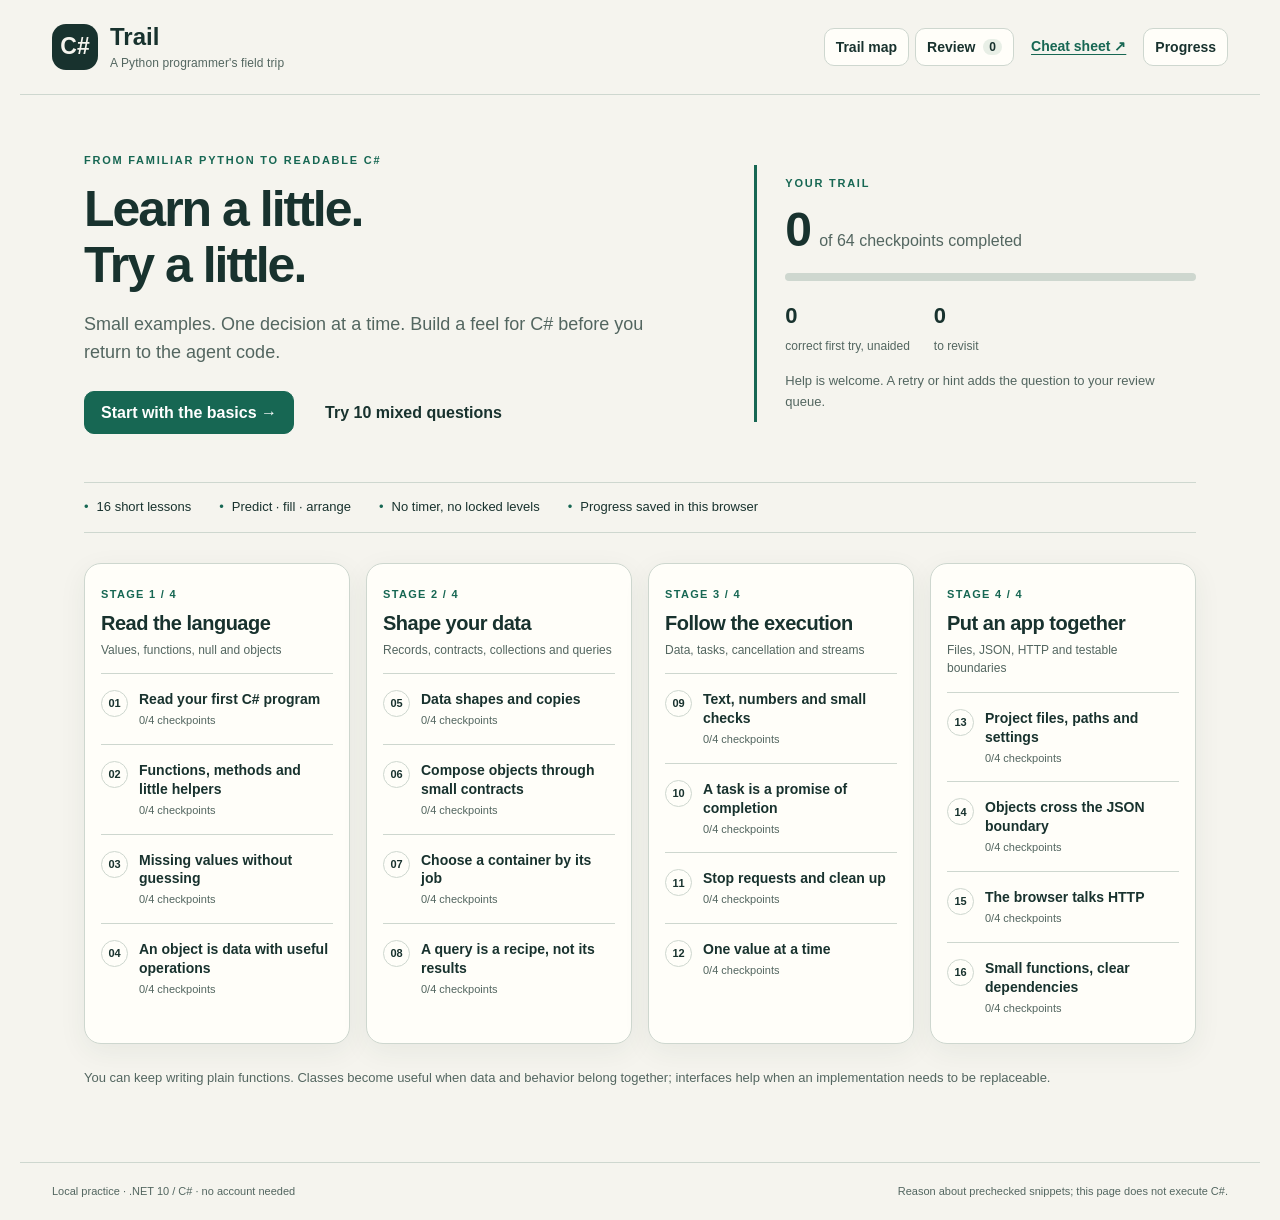
<file: planning/csharp-learning/learning-game.html>
<!doctype html>
<html lang="en">
<head>
<meta charset="utf-8">
<meta name="viewport" content="width=device-width,initial-scale=1">
<meta name="color-scheme" content="light dark">
<title>C# Trail · learn a little, try a little</title>
<link rel="icon" href="data:,">
<style>:root{color-scheme:light;--paper:#f5f4ee;--surface:#fffef9;--ink:#18322e;--muted:#536660;--line:#ced7cf;--accent:#176753;--accent-text:#fff;--soft:#e8efe6;--gold:#946d24;--wrong:#8b392c;--wrong-bg:#fff0ea;--code:#172d2a;--code-text:#f0f5e9;--focus:#126650;--shadow:0 8px 28px #203c3010;font-family:Inter,ui-sans-serif,-apple-system,BlinkMacSystemFont,"Segoe UI",sans-serif;font-size:16px;line-height:1.55}
:root[data-theme=dark]{color-scheme:dark;--paper:#14231f;--surface:#1c3029;--ink:#edf3e9;--muted:#b4c9bd;--line:#425c50;--accent:#a5d7b5;--accent-text:#13291e;--soft:#273f32;--gold:#e7c680;--wrong:#ffb7a7;--wrong-bg:#3c2d27;--code:#101e19;--code-text:#f0f5e9;--focus:#a5d7b5;--shadow:none}
*{box-sizing:border-box}body{margin:0;background:var(--paper);color:var(--ink)}a{color:var(--accent);text-underline-offset:3px}button,input,select{font:inherit}button,a{touch-action:manipulation}button,.button{border:1px solid var(--line);background:var(--surface);color:var(--ink);padding:10px 16px;border-radius:10px;cursor:pointer;font-weight:600;line-height:1.35;text-decoration:none;display:inline-flex;gap:8px;align-items:center;justify-content:center}button:hover,.button:hover{border-color:var(--accent);background:var(--soft)}button:disabled{opacity:.48;cursor:default}.primary{background:var(--accent);border-color:var(--accent);color:var(--accent-text)}.primary:hover{background:var(--accent);filter:brightness(1.06)}.quiet{border-color:transparent;background:transparent}.danger{color:var(--wrong)}:focus-visible{outline:3px solid var(--focus);outline-offset:4px}.skip{position:absolute;left:12px;top:-100px;background:var(--surface);padding:12px;z-index:10}.skip:focus{top:8px}.masthead{max-width:1240px;margin:auto;display:flex;justify-content:space-between;align-items:center;padding:24px 32px;gap:24px;border-bottom:1px solid var(--line)}.brand{display:flex;gap:12px;align-items:center;text-decoration:none;color:var(--ink);font-size:24px;font-weight:750;line-height:1.1}.brand-mark{display:grid;place-items:center;background:var(--ink);color:var(--paper);width:46px;height:46px;border-radius:14px;font-size:23px}.brand-sub{display:block;font-size:12px;font-weight:500;letter-spacing:.01em;margin-top:6px;color:var(--muted)}nav{display:flex;align-items:center;gap:6px;flex-wrap:wrap}nav button,nav a{padding:9px 11px;font-size:14px;font-weight:600}nav a{white-space:nowrap}#review-count{background:var(--soft);color:var(--ink);border-radius:8px;padding:0 6px;font-size:12px}main{max-width:1160px;margin:0 auto;padding:42px 24px 60px;min-height:65vh}h1,h2,h3,p{margin-top:0}h1{font-size:clamp(32px,4vw,50px);line-height:1.12;letter-spacing:-.04em;font-weight:750;margin-bottom:18px}h2{font-size:27px;line-height:1.2;letter-spacing:-.025em}h3{font-size:18px;line-height:1.4}.eyebrow{font-size:11px;letter-spacing:.16em;text-transform:uppercase;font-weight:750;color:var(--accent);margin-bottom:12px}.muted,.small{color:var(--muted)}.small{font-size:13px}.lead{font-size:18px;max-width:590px;color:var(--muted)}.hero{display:grid;grid-template-columns:minmax(0,1.4fr) minmax(0,1fr);gap:52px;align-items:center;padding:15px 0 30px}.hero-action{display:flex;flex-wrap:wrap;align-items:center;gap:14px;margin-top:24px}.progress-panel{border-left:3px solid var(--accent);padding:10px 0 10px 28px}.progress-title{display:flex;align-items:baseline;gap:10px}.big-number{font-size:48px;line-height:1.1;letter-spacing:-.06em;font-weight:750}.meter{height:8px;background:var(--line);border-radius:8px;overflow:hidden;margin:16px 0}.meter>span{display:block;height:100%;background:var(--accent)}.stats{display:flex;gap:24px;margin-top:18px}.stats b{display:block;font-size:22px}.stats span{font-size:12px;color:var(--muted)}.rule-strip{border-top:1px solid var(--line);border-bottom:1px solid var(--line);display:flex;flex-wrap:wrap;gap:12px 28px;padding:14px 0;margin:18px 0 30px;font-size:13px}.rule-strip span::before{content:'•';color:var(--accent);margin-right:8px}.trail-grid{display:grid;grid-template-columns:repeat(4,minmax(0,1fr));gap:16px}.stage{border:1px solid var(--line);background:var(--surface);border-radius:17px;padding:22px 16px 12px;box-shadow:var(--shadow)}.stage-number{font-size:11px;color:var(--accent);font-weight:750;text-transform:uppercase;letter-spacing:.12em}.stage h2{font-size:20px;margin:8px 0 6px}.stage p{font-size:12px;color:var(--muted);margin-bottom:14px}.stop{display:grid;grid-template-columns:29px minmax(0,1fr);gap:9px;text-align:left;justify-content:stretch;align-items:start;width:100%;background:transparent;border:0;border-top:1px solid var(--line);border-radius:0;padding:16px 0;font-size:14px}.stop:hover{background:var(--soft)}.stop .number{border:1px solid var(--line);border-radius:50%;width:27px;height:27px;display:grid;place-items:center;font-size:11px}.stop.done .number{background:var(--accent);color:var(--accent-text);border-color:var(--accent)}.stop small{display:block;color:var(--muted);font-size:11px;margin-top:4px;font-weight:400}.back-row{display:flex;justify-content:space-between;align-items:center;gap:12px;flex-wrap:wrap;margin-bottom:26px}.back-row .quiet{padding-left:0}.lesson-layout{display:grid;grid-template-columns:minmax(0,1.07fr) minmax(0,1fr);gap:42px;align-items:start}.lesson-layout h1{font-size:38px}.rules{list-style:none;padding:0;margin:22px 0}.rules li{position:relative;padding-left:24px;margin:14px 0}.rules li::before{content:'→';position:absolute;left:0;color:var(--accent)}.code-panel{background:var(--code);color:var(--code-text);border-radius:15px;overflow:hidden;min-width:0}.code-label{display:flex;justify-content:space-between;padding:12px 18px;border-bottom:1px solid #cce6d52a;color:#bfd4c3;font-size:11px;letter-spacing:.1em;text-transform:uppercase}.code-panel pre{margin:0;padding:22px;overflow:auto;font-size:14px;line-height:1.65;tab-size:4}.code-panel code{color:inherit;background:transparent;padding:0}.tok-key{color:#b8d6ff}.tok-string{color:#e5d5a2}.tok-comment{color:#a6bca9;font-style:italic}.tok-number{color:#f1b6af}code{font-family:"SFMono-Regular",Consolas,"Liberation Mono",monospace;font-size:.91em;background:var(--soft);color:var(--ink);border-radius:4px;padding:2px 4px;overflow-wrap:anywhere}pre code{overflow-wrap:normal}.trap{padding:16px 18px;border-left:3px solid var(--gold);background:var(--soft);border-radius:0 10px 10px 0;font-size:14px;margin:22px 0}.trap strong{display:block;color:var(--ink);margin-bottom:5px}.connection{font-size:13px;color:var(--muted);margin-top:24px;border-top:1px solid var(--line);padding-top:16px}.lesson-actions{display:flex;gap:12px;flex-wrap:wrap;margin-top:28px}details{border-top:1px solid var(--line);margin-top:18px;padding-top:14px}summary{cursor:pointer;font-size:14px;font-weight:600;padding:4px 0}details pre{white-space:pre-wrap;overflow-wrap:anywhere;font-size:13px;background:var(--soft);padding:16px;border-radius:10px}dl{font-size:14px}dt{font-weight:700;margin-top:12px}dd{margin:3px 0 10px;color:var(--muted)}.challenge-wrap{max-width:850px;margin:0 auto}.challenge-top{display:flex;align-items:center;justify-content:space-between;gap:16px;margin-bottom:22px}.dots{display:flex;gap:6px}.dot{width:9px;height:9px;border-radius:50%;background:var(--line)}.dot.current{background:var(--accent);outline:2px solid var(--accent);outline-offset:3px}.dot.complete{background:var(--accent)}.challenge-card{background:var(--surface);border:1px solid var(--line);border-radius:20px;padding:32px;box-shadow:var(--shadow)}.challenge-card h1{font-size:27px;letter-spacing:-.02em;margin-bottom:22px}.challenge-card .code-panel{margin-bottom:24px}.options{display:grid;gap:10px;margin:22px 0}.option{display:flex;gap:14px;align-items:flex-start;border:1px solid var(--line);border-radius:10px;padding:15px 18px;cursor:pointer;line-height:1.45;font-size:15px;overflow-wrap:anywhere}.option:hover{background:var(--soft)}.option:has(input:checked){border-color:var(--accent);background:var(--soft)}.option input{margin:4px 0 0;accent-color:var(--accent);flex-shrink:0;width:16px;height:16px}.option .option-letter{color:var(--muted);font-size:12px;font-weight:700;margin-top:3px}.answer-field{margin:24px 0}.answer-field label{display:block;font-weight:650;font-size:14px;margin-bottom:8px}.answer-field input{width:100%;background:var(--paper);color:var(--ink);border:1px solid var(--line);border-radius:10px;padding:14px;font-family:monospace;font-size:17px}.order-list{list-style:none;margin:20px 0;padding:0;display:grid;gap:9px}.order-list li{display:flex;align-items:center;gap:12px;border:1px solid var(--line);border-radius:10px;padding:10px 12px}.order-list code{flex:1;white-space:pre-wrap}.order-controls{display:flex;gap:5px;flex-shrink:0}.order-controls button{padding:7px 10px;font-size:15px}.order-index{font-size:12px;color:var(--muted)}.feedback{margin-top:22px;padding:18px;border-radius:12px;background:var(--soft);border:1px solid var(--line);font-size:15px}.feedback p:last-child{margin-bottom:0}.feedback h2{font-size:18px;margin-bottom:8px}.feedback.wrong{background:var(--wrong-bg);border-color:var(--wrong);color:var(--wrong)}.feedback code{color:inherit;background:transparent}.hint{font-size:14px;padding:14px 0;color:var(--muted)}.answer-actions{display:flex;align-items:center;gap:8px;flex-wrap:wrap;margin-top:24px}.answer-actions .primary{margin-right:auto}.help-actions{display:flex;gap:12px;flex-wrap:wrap;margin-top:18px}.help-actions button{padding:5px 0;border:0;background:transparent;text-decoration:underline;text-underline-offset:4px;font-size:13px;color:var(--muted);font-weight:500}.challenge-footer{display:flex;gap:12px;flex-wrap:wrap;justify-content:space-between;margin-top:20px;font-size:12px;color:var(--muted)}.end-card{max-width:700px;margin:30px auto;text-align:center;padding:45px 28px;background:var(--surface);border:1px solid var(--line);border-radius:20px}.end-card h1{font-size:34px}.end-mark{font-size:30px;width:68px;height:68px;border-radius:50%;background:var(--soft);color:var(--accent);display:grid;place-items:center;margin:0 auto 24px}.end-card .lesson-actions{justify-content:center}.review-list{max-width:780px;display:grid;gap:10px;margin-top:24px}.review-item{display:flex;justify-content:space-between;gap:18px;align-items:center;text-align:left;background:var(--surface);border:1px solid var(--line);border-radius:12px;padding:18px}.review-item p{margin:0;font-size:14px}.review-item .small{display:block;margin-top:5px}footer{max-width:1240px;margin:0 auto;border-top:1px solid var(--line);padding:20px 32px;color:var(--muted);display:flex;justify-content:space-between;gap:14px;font-size:11px}dialog{border:1px solid var(--line);border-radius:18px;background:var(--surface);color:var(--ink);max-width:540px;width:calc(100% - 32px);padding:26px;max-height:90vh;overflow:auto}dialog::backdrop{background:#081d15a0}.dialog-top{display:flex;justify-content:space-between;align-items:start;gap:20px}.dialog-top h2{font-size:24px}.settings-actions{display:flex;gap:10px;flex-wrap:wrap;margin:22px 0}.notice{border-left:3px solid var(--gold);padding:10px 14px;background:var(--soft);font-size:13px}#toast{position:fixed;bottom:24px;left:50%;transform:translateX(-50%);background:var(--ink);color:var(--paper);padding:12px 20px;border-radius:10px;box-shadow:var(--shadow);font-size:14px;max-width:90%;z-index:20}#toast:empty{display:none}.sheet{max-width:1080px}.sheet-hero{max-width:770px;margin-bottom:30px}.sheet-nav{display:flex;flex-wrap:wrap;gap:8px;margin:22px 0 32px}.sheet-nav a{font-size:12px;background:var(--surface);border:1px solid var(--line);padding:6px 10px;border-radius:7px;text-decoration:none}.essentials{display:grid;grid-template-columns:repeat(2,minmax(0,1fr));gap:0 32px;padding:22px;background:var(--surface);border:1px solid var(--line);border-radius:16px;margin-bottom:30px}.essential{padding:12px 0;border-bottom:1px solid var(--line);font-size:14px}.essential strong{display:block;margin-bottom:3px}.sheet-section{scroll-margin-top:20px;border-top:1px solid var(--line);padding:30px 0}.sheet-section h2{display:flex;align-items:center;gap:13px}.sheet-section .rules{margin-top:0}.sheet-section .rules li{font-size:14px}.sheet-grid{display:grid;grid-template-columns:minmax(0,1fr) minmax(0,1fr);gap:30px}.sheet-section .code-panel pre{font-size:12px}.sheet-section .trap{margin-bottom:0}.sheet-source{font-size:12px;color:var(--muted)}.inline-number{font-size:13px;display:inline-grid;place-items:center;border-radius:50%;background:var(--soft);width:32px;height:32px;flex-shrink:0}.sources-list{columns:2;font-size:13px}.sources-list li{margin-bottom:9px}.field-table{width:100%;border-collapse:collapse;margin:20px 0;font-size:13px}.field-table th,.field-table td{text-align:left;vertical-align:top;border-bottom:1px solid var(--line);padding:10px 8px}.field-table th{font-size:11px;color:var(--muted);text-transform:uppercase;letter-spacing:.06em}.field-table code{white-space:normal}
@media(max-width:1000px){.trail-grid{grid-template-columns:repeat(2,minmax(0,1fr))}.masthead{padding:20px 24px}.lesson-layout{gap:26px}.hero{gap:28px}.brand-sub{max-width:130px;line-height:1.3}}
@media(max-width:720px){.masthead{display:block;padding:18px 18px 12px}.brand-sub{max-width:none}nav{margin-top:18px;gap:3px}nav button,nav a{font-size:12px;padding:9px}main{padding:26px 18px 40px}.hero{grid-template-columns:1fr;gap:24px;padding-top:0}.hero h1{font-size:37px}.progress-panel{padding:0 0 0 20px}.progress-title .big-number{font-size:34px}.progress-panel .meter{max-width:400px}.stats{margin-top:12px}.stats b{font-size:20px}.lead{font-size:16px}.rule-strip{font-size:12px;gap:8px 16px}.lesson-layout,.sheet-grid{grid-template-columns:minmax(0,1fr)}.lesson-layout>div,.sheet-grid>div{min-width:0}.lesson-layout h1{font-size:32px}.lesson-layout .rules li{font-size:15px}.challenge-card{padding:22px 16px;border-radius:15px}.challenge-card h1{font-size:23px}.code-panel pre{font-size:13px;padding:18px 14px;white-space:pre-wrap}.code-panel pre code{overflow-wrap:anywhere}.option{padding:13px 12px;font-size:14px}.order-list li{gap:7px;padding:9px 7px}.order-list code{font-size:11px}.order-controls{flex-direction:column}.order-controls button{min-width:34px;padding:6px}.challenge-top{align-items:start}.challenge-top .small{max-width:220px}.challenge-footer{font-size:11px}.answer-actions{gap:8px}.answer-actions button{font-size:14px}.back-row{margin-bottom:18px}.back-row .small{font-size:11px}.end-card{padding:30px 20px}.end-card h1{font-size:29px}footer{padding:18px;flex-direction:column;gap:7px}.essentials{grid-template-columns:1fr;padding:16px}.sheet-nav{gap:7px}.sheet-section h2{font-size:23px}.sources-list{columns:1}.review-item{align-items:start}.review-item button{font-size:12px}.field-table{font-size:12px}.field-table th,.field-table td{padding:9px 5px}.code-panel{max-width:100%}}
@media(max-width:390px){.trail-grid{grid-template-columns:1fr}.stage{padding:18px}.hero h1{font-size:33px}.brand{font-size:23px}nav{gap:0}nav a,nav button{font-size:11px;padding:8px}.stats{gap:18px}.answer-actions .primary{width:100%;margin-right:0}.code-panel pre{font-size:13px}}
@media(prefers-reduced-motion:no-preference){button,.button,.option{transition:background .15s,border-color .15s}}
@media print{body{background:white;color:#111;font-size:10pt}.masthead,footer,.sheet-nav,.no-print,.skip{display:none!important}main{max-width:none;padding:0}.sheet-hero h1{font-size:24pt}.sheet-hero{margin-bottom:12px}.sheet-section{break-inside:avoid;padding:14px 0}.sheet-section h2{font-size:15pt;margin-bottom:12px}.sheet-grid{gap:20px}.sheet-section .rules li{font-size:9pt;margin:7px 0}.code-panel{background:#f2f3ef!important;color:#111!important;border:1px solid #ddd}.code-panel pre{font-size:8pt!important;padding:12px}.code-label{color:#333;border-color:#ddd}.tok-key,.tok-string,.tok-comment,.tok-number{color:#111}.trap{font-size:9pt;margin:10px 0;padding:10px}a{color:#111}.essentials{padding:12px}.essential{font-size:9pt;padding:8px 0}details{display:block}details>summary{display:none}details>*{display:block!important}details pre{font-size:8pt}.reference-block{font-size:8pt}dt{margin-top:6px}.connection{font-size:8pt}.sheet-source{font-size:8pt}.sources-list{font-size:8pt}h1,h2,h3{break-after:avoid}}
</style>
</head>
<body>
<a class="skip" href="#main">Skip to lesson</a>
<header class="masthead">
 <a class="brand" href="#trail" aria-label="C# Trail home"><span class="brand-mark">C#</span><span>Trail<span class="brand-sub">A Python programmer's field trip</span></span></a>
 <nav aria-label="Main navigation"><button type="button" data-action="trail">Trail map</button><button type="button" data-action="review">Review <span id="review-count">0</span></button><a href="cheat-sheet.html" target="_blank" rel="noopener" data-cheat-help>Cheat sheet ↗</a><button type="button" data-action="settings" aria-label="Progress and settings">Progress</button></nav>
</header>
<main id="main" tabindex="-1"></main>
<footer><span>Local practice · .NET 10 / C# · no account needed</span><span>Reason about prechecked snippets; this page does not execute C#.</span></footer>
<dialog id="settings"><div class="dialog-top"><h2>Your learning kit</h2><button type="button" data-action="close-settings" aria-label="Close progress and settings">Close</button></div><div id="settings-body"></div></dialog>
<input type="file" id="import-file" accept="application/json,.json" hidden>
<div id="toast" role="status" aria-live="polite"></div>
<script id="curriculum" type="application/json">{"version":1,"lessons":[{"id":"01-basics","title":"Read your first C# program","subtitle":"Familiar loops; a compiler checks types before execution.","conceptIds":["build","top-level","file-based","inference","expressions","namespaces","using"],"rules":["C# is the language. .NET supplies the runtime and libraries; the SDK supplies development tools; ASP.NET Core builds web apps.","A .csproj sets the target framework and dependencies. dotnet build compiles; dotnet run normally builds, then starts the app.","Main is the entry point. Top-level statements generate it; .NET 10 also supports file-based apps without a .csproj.","var infers one compile-time type. int, bool and string mean integer, Boolean and text; they are not interchangeable.","Arrays hold typed elements. foreach visits them. && requires both conditions; a single-statement body can omit braces."],"code":"var minimum = 2;                 // inferred int, not dynamic\nint[] apples = [1, 3, 2];       // an array of integers\nforeach (var count in apples)\n{\n    if (count >= minimum && count \u003c 3)\n        Console.WriteLine(count);\n}","python":"minimum = 2\napples = [1, 3, 2]\nfor count in apples:\n    if count >= minimum and count \u003c 3:\n        print(count)","pythonNote":"Python lists can mix types and grow. This C# array has an element type and a fixed length.","trap":"var does not mean Python-style rebinding to any type. Top-level code is still compiled C#.","agentConnection":"Every generated app starts in Program.cs; its .csproj selects .NET and packages before request handling begins.","questions":[{"id":"q01a","type":"choice","prompt":"What happens when this is compiled?","options":[{"text":"It prints three.","why":"That would fit Python rebinding; C# has already inferred int for apples."},{"text":"Compilation fails: apples is an int.","why":"Correct. var selected int from 3; a later assignment cannot change that type."},{"text":"apples becomes dynamic.","why":"var is compile-time inference. dynamic is a different, explicit C# feature."}],"answer":1,"hint":"The first assignment fixes the inferred type.","explanation":"The compiler rejects assigning a string to an int before this program can run.","code":"var apples = 3;\napples = \"three\";\nConsole.WriteLine(apples);"},{"id":"q01b","type":"choice","prompt":"What type does the compiler infer for basket?","options":[{"text":"int[]","why":"Correct. new[] creates an array and infers the element type int from these values."},{"text":"List\u003cint>","why":"A List\u003cint> is a growable collection. new[] specifically creates an array."},{"text":"A tuple of three values","why":"Tuples use parentheses, such as (1, 2, 3), and are a different type."}],"answer":0,"hint":"The square brackets after new are the clue.","explanation":"new[] infers the element type. The resulting int[] has a fixed length of three.","code":"var basket = new[] { 1, 2, 3 };"},{"id":"q01c","type":"fill","prompt":"Fill one operator so both conditions must be true.","code":"var count = 2;\nif (count > 0 ___ count \u003c 4)\n    Console.WriteLine(\"small\");","accepted":["&&"],"hint":"Use C# logical AND, which skips the right side when the left side is false.","explanation":"&& is logical AND. The right condition is evaluated only when the left condition is true."},{"id":"q01d","type":"order","prompt":"Arrange these lines into a program that prints 4.","lines":["var apples = 2;","var doubled = apples * 2;","Console.WriteLine(doubled);"],"hint":"Each name must be declared before the line that uses it.","explanation":"The second line needs apples; the final line needs doubled. These data dependencies determine the order."}],"reference":[{"term":"A tiny project file","meaning":"\u003cProject Sdk=\"Microsoft.NET.Sdk\">\u003cPropertyGroup>\u003cOutputType>Exe\u003c/OutputType>\u003cTargetFramework>net10.0\u003c/TargetFramework>\u003cNullable>enable\u003c/Nullable>\u003c/PropertyGroup>\u003c/Project> defines an executable project. Web projects use Microsoft.NET.Sdk.Web."},{"term":"C# 14 and .NET 10","meaning":"These are the lesson targets. C# is versioned separately from .NET, and many demonstrated features existed before C# 14."},{"term":"Entry-point shape","meaning":"static void Main() is an explicit entry method inside a type. Alternatively, top-level statements appear before type declarations; only one project source file may contain top-level statements."},{"term":"File-based app","meaning":"With .NET 10, dotnet run --file hello.cs builds and runs a standalone C# source file. The generated agents use projects; some development helpers can be file-based apps."},{"term":"Namespace","meaning":"namespace Pantry; groups type names logically. A namespace need not equal a folder, though matching them often helps readers."},{"term":"using as an import","meaning":"using System; lets you write Console instead of System.Console. It neither copies source nor installs a package. using for disposal is a separate syntax."},{"term":"Explicit typing and literals","meaning":"int count = 2; bool ready = true; string name = \"Ada\"; use explicit types. C# uses semicolons and braces; // starts a line comment."},{"term":"while, continue and break","meaning":"while (count > 0) repeats while a condition stays true. continue skips to the next loop iteration; break exits the nearest loop. Make progress toward a stopping condition."}]},{"id":"02-functions","title":"Functions, methods and little helpers","subtitle":"Start with inputs and outputs; introduce objects only when needed.","conceptIds":["methods","lambdas","local-functions","argument-modifiers","recursion"],"rules":["Read int Double(int number) as: returns int, named Double, accepts one int. void means no return value.","A static method belongs to its type; an instance method uses an object. A local function belongs inside another body.","Overloads share a name but differ in parameters. An override replaces an inherited virtual or abstract implementation.","number => number + extra is a lambda. Func\u003cint, int> describes input and output types; captures can observe later changes.","out supplies an output; ref accesses an initialized caller variable; params accepts several arguments. Recursion needs a stopping case."],"code":"var extra = 2;\nFunc\u003cint, int> addExtra = number => number + extra;\nConsole.WriteLine(addExtra(3));\nextra = 4;\nConsole.WriteLine(addExtra(3));\nstatic int Double(int number) => number * 2;\nConsole.WriteLine(Double(3));","python":"extra = 2\nadd_extra = lambda number: number + extra\nprint(add_extra(3))\nextra = 4\nprint(add_extra(3))\ndef double(number):\n    return number * 2\nprint(double(3))","pythonNote":"Both examples observe the later extra value. C# also checks the delegate signature; local functions can capture unless static.","trap":"The arrow can introduce a lambda or an expression-bodied member. Neither makes the computation asynchronous.","agentConnection":"Tool handlers are methods; routing and LINQ use lambdas. Small helpers can stay functions without new class hierarchies.","questions":[{"id":"q02a","type":"choice","prompt":"What does the second Console.WriteLine print?","options":[{"text":"5","why":"That is the first call. The lambda captured the variable, not a frozen copy of its original value."},{"text":"7","why":"Correct. extra is now 4, so addExtra(3) computes 3 + 4."},{"text":"It fails because captured variables cannot change.","why":"This captured local is mutable. A capture does not make it readonly."}],"answer":1,"hint":"Read the current value of extra when the lambda runs.","explanation":"The lambda reads the same captured variable on both calls; assigning 4 changes what the later call reads.","code":"var extra = 2;\nFunc\u003cint, int> addExtra = number => number + extra;\nConsole.WriteLine(addExtra(3));\nextra = 4;\nConsole.WriteLine(addExtra(3));\nstatic int Double(int number) => number * 2;\nConsole.WriteLine(Double(3));"},{"id":"q02b","type":"choice","prompt":"What language feature is this pair of methods?","options":[{"text":"Overriding","why":"An override requires an inherited virtual or abstract member, and uses override."},{"text":"Overloading","why":"Correct. The methods share a name but accept different parameter types."},{"text":"Recursion","why":"Recursion happens when a function calls itself. Neither of these methods does."}],"answer":1,"hint":"Compare the parameter lists, not just the shared name.","explanation":"Overload selection uses the call arguments. string Repeat(string text) and int Repeat(int number) have distinct signatures.","code":"static class Repeater\n{\n    public static string Repeat(string text) => text + text;\n    public static int Repeat(int number) => number * 2;\n}"},{"id":"q02c","type":"fill","prompt":"Fill one keyword so TryParse can assign its parsed result.","code":"bool ok = int.TryParse(\"12\", ___ var count);\nConsole.WriteLine(ok ? count : 0);","accepted":["out"],"hint":"The method writes a result into this caller variable.","explanation":"out marks an output argument. TryParse assigns it and separately returns a bool indicating success; ref would require an initialized variable."},{"id":"q02d","type":"choice","prompt":"What does Total(3) return?","options":[{"text":"3","why":"The function adds n to a smaller recursive result; it does not return only the first n."},{"text":"6","why":"Correct. Total(3) is 3 + 2 + 1 + 0. n == 0 is the stopping case."},{"text":"It never stops.","why":"For this positive input, each call decreases n until it reaches zero."}],"answer":1,"hint":"Expand one call at a time until n reaches zero.","explanation":"The recursive calls return in reverse order: 0, then 1, then 3, then 6. This version is intended for nonnegative inputs.","code":"static int Total(int n) => n == 0 ? 0 : n + Total(n - 1);\nConsole.WriteLine(Total(3));"}],"reference":[{"term":"Return versus output","meaning":"return value; sends a value back to the caller. Console.WriteLine(value) displays it. void means the function has no return value."},{"term":"A method in a class","meaning":"public static int Double(int number) { return number * 2; } is called as Helpers.Double(3) when declared in Helpers. Its expression-bodied equivalent ends with => number * 2;."},{"term":"Instance method","meaning":"jar.Add(3) acts on jar. Inside an ordinary instance method, this denotes that current object; a static method has no this."},{"term":"Local function","meaning":"A helper declared inside a method or top-level body can use surrounding locals. Add static to forbid capturing surrounding instance or local state."},{"term":"Lambda and delegate","meaning":"Func\u003cint, int> accepts an int and returns an int. Action\u003cint> accepts an int and returns void. A lambda supplies a callable value; => also appears in expression-bodied members."},{"term":"out","meaning":"int.TryParse(text, out var number) assigns number and returns a success bool. The caller does not have to initialize an out argument."},{"term":"ref","meaning":"void Increment(ref int value) { value++; } can change a caller variable. Initialize int n = 2; then call Increment(ref n). Ordinary reference-type arguments already pass an object reference by value; ref is not needed to mutate that object."},{"term":"params","meaning":"static int Count(params int[] numbers) => numbers.Length; accepts Count(1, 2, 3) or Count(new[] { 1, 2, 3 }). params makes the last parameter accept a variable number of arguments."},{"term":"Recursion","meaning":"A recursive helper calls itself on a smaller subproblem. A stopping case prevents endless calls; recursion is useful for nested structures, not a requirement for ordinary loops."},{"term":"nameof","meaning":"nameof(Double) produces the string \"Double\" at compile time when that symbol is in scope. It names the symbol without calling the function or reading its value."}]},{"id":"03-null","title":"Missing values without guessing","subtitle":"A compiler warning helps; runtime checks still matter.","conceptIds":["nullable","patterns","expressions"],"rules":["null means absent, not empty text or zero. string? marks a nullable reference; int? can hold an integer or null.","\u003cNullable>enable\u003c/Nullable> enables reference annotations and compiler analysis. An annotation does not validate runtime input.","value?.Member accesses only when non-null; value ?? fallback uses the fallback only when value is null.","value! suppresses a compiler warning; it performs no runtime check. Prefer proving a value exists before using it.","is matches patterns: is null, is not null, or is \"red\" or \"blue\". && evaluates the right side only if needed."],"code":"string? nickname = null;\nstring display = nickname ?? \"Guest\";\nConsole.WriteLine(display);\nConsole.WriteLine(nickname?.Length ?? 0);\nnickname = \"Ada\";\nif (nickname is not null && nickname.Length > 2)\n    Console.WriteLine(\"long enough\");","python":"nickname = None\ndisplay = nickname if nickname is not None else \"Guest\"\nprint(display)\nprint(len(nickname) if nickname is not None else 0)\nnickname = \"Ada\"\nif nickname is not None and len(nickname) > 2:\n    print(\"long enough\")","pythonNote":"Do not translate ?? as Python or: or also replaces empty strings, zero and other falsy values.","trap":"name!.Length still throws if name is null. The exclamation mark changes compiler analysis, not the object.","agentConnection":"Optional configuration and request properties need explicit defaults or validation before handlers dereference them.","questions":[{"id":"q03a","type":"choice","prompt":"What does this print?","options":[{"text":"[]","why":"Correct. Empty text is a present string, so ?? keeps it."},{"text":"[Guest]","why":"?? replaces only null. It does not replace an empty string."},{"text":"It throws.","why":"The left side is a valid string, and interpolation can print it."}],"answer":0,"hint":"Ask whether name is absent or merely empty.","explanation":"The fallback is skipped because name is not null. This differs from Python name or \"Guest\".","code":"string? name = \"\";\nConsole.WriteLine($\"[{name ?? \"Guest\"}]\");"},{"id":"q03b","type":"fill","prompt":"Fill one operator to access Length only when name is non-null.","code":"string? name = null;\nConsole.WriteLine(name___Length ?? 0);","accepted":["?."],"hint":"This operator combines a null check with member access.","explanation":"?. returns null here without accessing Length. ?? then supplies zero."},{"id":"q03c","type":"choice","prompt":"Does this safely check whether name is long?","options":[{"text":"Yes; ! converts null into an empty string.","why":"! does not convert values or supply defaults."},{"text":"No; ! suppresses a warning, and the access throws.","why":"Correct. Runtime null remains null, so accessing Length throws NullReferenceException."},{"text":"No; string? prevents the code from compiling.","why":"Nullable annotations enable warnings, not a blanket ban on dereferencing."}],"answer":1,"hint":"The null-forgiving operator has no runtime effect.","explanation":"Use name is not null && name.Length > 3, or a suitable null-conditional expression, when absence is expected.","code":"string? name = null;\nbool isLong = name!.Length > 3;"},{"id":"q03d","type":"choice","prompt":"What does this print?","options":[{"text":"False","why":"Correct. The first condition is false, so && skips the Length access."},{"text":"True","why":"The first condition is false because color is null."},{"text":"It throws while reading Length.","why":"Short-circuit && skips its right side when the left side is false."}],"answer":0,"hint":"Evaluate only the left condition first.","explanation":"The is not null pattern proves a value exists on the path where the right-hand expression runs.","code":"string? color = null;\nConsole.WriteLine(color is not null && color.Length > 3);"}],"reference":[{"term":"Nullable reference versus nullable value","meaning":"string? and string use the same runtime reference type; ? enables compiler analysis. int? is Nullable\u003cint>, a value type that represents an integer or no value."},{"term":"Conditional expression","meaning":"condition ? whenTrue : whenFalse selects one result. It is different from the nullable annotation in string? and the null-conditional operator ?. ."},{"term":"Value patterns","meaning":"color is \"red\" or \"blue\" accepts either text value. count is >= 1 and \u003c= 3 combines relational patterns; or/and here are pattern combinators, not ||/&& operators."},{"term":"Pattern captures","meaning":"if (value is string text) proves value is a string and introduces text for the matching path. A property pattern can inspect shape: value is { Length: > 2 }."},{"term":"Null-safe length test","meaning":"name is not null && name.Length > 3 checks existence before accessing Length. Merely writing name! does not check anything at runtime."},{"term":"Assign a null fallback","meaning":"name ??= \"Guest\" assigns \"Guest\" only if name is currently null. name ?? \"Guest\" merely produces a fallback value without assigning it to name."}]},{"id":"04-objects","title":"An object is data with useful operations","subtitle":"A class defines the shape; new creates one instance.","conceptIds":["classes","primary-constructors","fields","access","initializers"],"rules":["A class is a type; new Jar(2) creates an instance. A constructor initializes each new object.","A field stores state. A property provides access; get reads, set assigns, and init restricts assignment to initialization.","Class primary-constructor parameters are inputs, not automatic public properties. Declare properties explicitly when callers need them.","public exposes; private confines to the type; internal confines to the assembly. static belongs to the type; sealed forbids subclassing.","readonly fields cannot be reassigned after their allowed initialization. Referenced objects may still mutate. Object initializers run after construction."],"code":"var jar = new Jar(2) { Label = \"Rice\" };\njar.Add(3);\nConsole.WriteLine($\"{jar.Label}: {jar.Count}\");\nsealed class Jar(int start)\n{\n    private int count = start;\n    public string Label { get; init; } = \"Plain\";\n    public int Count => count;\n    public void Add(int amount) => count += amount;\n}","python":"class Jar:\n    def __init__(self, start):\n        self._count = start\n        self.label = \"Plain\"\n    @property\n    def count(self):\n        return self._count\n    def add(self, amount):\n        self._count += amount\njar = Jar(2)\njar.label = \"Rice\"\njar.add(3)\nprint(f\"{jar.label}: {jar.count}\")","pythonNote":"Python _count is a convention, unlike C# private. This Python label also lacks the C# init-only restriction.","trap":"A primary constructor is shorter syntax for accepting construction inputs, not a second object or an automatic public API.","agentConnection":"Stores and tool handlers keep state in fields and expose deliberate methods/properties; their constructors receive dependencies.","questions":[{"id":"q04a","type":"choice","prompt":"After these lines, what does first.Count print?","options":[{"text":"2","why":"second is not a copied Jar; both variables refer to the same object."},{"text":"5","why":"Correct. Assigning a class reference gives both variables access to the same Jar."},{"text":"It fails because Jar is sealed.","why":"sealed blocks subclasses; it does not prevent creating or mutating instances."}],"answer":1,"hint":"Count how many times new Jar appears.","explanation":"There is one Jar and two references. second.Add changes the object that first also refers to.","code":"var first = new Jar(2);\nvar second = first;\nsecond.Add(3);\nConsole.WriteLine(first.Count);\nsealed class Jar(int start)\n{\n    private int count = start;\n    public int Count => count;\n    public void Add(int amount) => count += amount;\n}"},{"id":"q04b","type":"choice","prompt":"With this complete class, can a caller read jar.start?","options":[{"text":"Yes; every primary parameter becomes a public property.","why":"That property synthesis applies to positional records, not an ordinary class."},{"text":"No; start is a constructor parameter, not a public member.","why":"Correct. The class accepts start, but exposes no public property named start."},{"text":"Yes; sealed makes fields public.","why":"sealed only prevents inheritance; it does not change accessibility."}],"answer":1,"hint":"This is a class declaration without record.","explanation":"Add public int Start { get; } = start; if callers need a property. Parameters and properties are different structures.","code":"sealed class Jar(int start)\n{\n    private int count = start;\n}"},{"id":"q04c","type":"fill","prompt":"Fill one property accessor so assignment is allowed during initialization, but not later.","code":"sealed class Jar\n{\n    public string Label { get; ___; } = \"Plain\";\n}","accepted":["init"],"hint":"It is the initialization-only alternative to set.","explanation":"init permits new Jar { Label = \"Rice\" }. It does not permit jar.Label = \"Beans\" in an ordinary later statement."},{"id":"q04d","type":"order","prompt":"Using this Jar type, arrange the statements to create a jar, add three, then print the updated count.","lines":["var jar = new Jar(2);","jar.Add(3);","Console.WriteLine(jar.Count);"],"hint":"Construction must precede using the object; print after its change.","explanation":"The constructor sets count to 2. Add changes it to 5. The final property read observes that updated state.","code":"sealed class Jar(int start)\n{\n    private int count = start;\n    public int Count => count;\n    public void Add(int amount) => count += amount;\n}"}],"reference":[{"term":"Ordinary constructor","meaning":"class Jar { private int count; public Jar(int start) { count = start; } } spells out construction explicitly. Constructors use the type name and have no declared return type."},{"term":"Primary-constructor equivalent","meaning":"class Jar(int start) { private int count = start; } accepts the same input more concisely. start is a parameter, not a public property; it can be used within the type body."},{"term":"Field versus property","meaning":"private int count; is storage. public int Count => count; is a getter exposing that storage. public string Label { get; set; } is an auto-property with compiler-provided storage."},{"term":"Initializer timing","meaning":"new Jar(2) { Label = \"Rice\" } constructs the object first, then assigns Label during initialization. required demands initialization by the caller; it does not validate the supplied value."},{"term":"readonly is shallow","meaning":"A readonly List\u003cint> field cannot normally be reassigned outside field initialization or its declaring constructor, but its existing list can still Add elements."},{"term":"Shared static state","meaning":"A static field belongs to the type rather than one instance. Every instance can observe shared state through it; do not use it merely to avoid constructing an object."},{"term":"Accessibility and assembly","meaning":"An assembly is a compiled .dll or .exe unit. internal restricts ordinary access to that assembly; private restricts access to the declaring type, not the entire source file."},{"term":"const versus readonly","meaning":"const int Limit = 5; declares a compile-time constant. A readonly field can instead be initialized at runtime during construction; neither keyword makes a referenced object deeply immutable."},{"term":"protected","meaning":"A protected member is accessible within its declaring class and derived classes, subject to C# receiver rules. It is useful for base-class helpers; it is not publicly callable by any object."}]},{"id":"05-records","title":"Data shapes and copies","subtitle":"Choose a simple shape; know what copying really copies.","conceptIds":["records","with","tuples"],"rules":["Class variables hold references; assigning one copies the reference. Struct assignment copies its value, including any references inside it.","record means record class unless struct is stated. Records generate value-based equality using their members’ equality rules.","Positional record-class parameters generate public init properties and deconstruction. Ordinary class primary parameters do not.","with copies a record and changes selected members. Nested reference objects remain shared: the copy is shallow.","Tuples group a few values: (string Name, int Count). Deconstruction, var (name, count), puts the components into local variables."],"code":"var first = new Label(\"Blue\", 2);\nvar same = new Label(\"Blue\", 2);\nvar changed = first with { Size = 3 };\nConsole.WriteLine(first == same);\nConsole.WriteLine($\"{first.Size}/{changed.Size}\");\nvar (color, size) = changed;\nConsole.WriteLine($\"{color}: {size}\");\nrecord Label(string Color, int Size);","python":"from dataclasses import dataclass, replace\n@dataclass(frozen=True)\nclass Label:\n    color: str\n    size: int\nfirst = Label(\"Blue\", 2)\nsame = Label(\"Blue\", 2)\nchanged = replace(first, size=3)\nprint(first == same)\nprint(f\"{first.size}/{changed.size}\")","pythonNote":"A frozen dataclass is a useful analogy, not an exact equivalent. It does not automatically support C# record-style deconstruction.","trap":"Records are not deeply immutable. A record containing List\u003cstring> can share a mutable list, and list equality is not element equality.","agentConnection":"Agent request/result records give data a clear shape. Readonly properties and with copies do not freeze nested lists.","questions":[{"id":"q05a","type":"choice","prompt":"What does this print?","options":[{"text":"True","why":"Correct. These Label records have the same type and equal Color and Size members."},{"text":"False","why":"Separate record instances can be equal because record equality compares their members."},{"text":"It fails because == cannot compare records.","why":"The compiler generates equality operators for records."}],"answer":0,"hint":"The declaration says record, not ordinary class.","explanation":"The generated equality compares member values here: strings compare their text, and integers compare their numeric value.","code":"Console.WriteLine(new Label(\"Blue\", 2) == new Label(\"Blue\", 2));\nrecord Label(string Color, int Size);"},{"id":"q05b","type":"choice","prompt":"What does this print after adding to the copy’s list?","options":[{"text":"1","why":"with copied the record, not the nested List object. Both records still refer to the same list."},{"text":"2","why":"Correct. The shallow copy shares Items, so adding through copy changes the list original also holds."},{"text":"It fails because records cannot contain mutable lists.","why":"A record may hold a mutable collection. init-only prevents property reassignment, not changes inside that list."}],"answer":1,"hint":"Ask whether with also creates a new List here.","explanation":"The record objects differ, but their Items references point to the same list. Copy the list explicitly when independent contents are required.","code":"var original = new Bag(new List\u003cstring> { \"pear\" });\nvar copy = original with { };\ncopy.Items.Add(\"plum\");\nConsole.WriteLine(original.Items.Count);\nrecord Bag(List\u003cstring> Items);"},{"id":"q05c","type":"fill","prompt":"Fill one keyword to make a modified record copy.","code":"var first = new Label(\"Blue\", 2);\nvar changed = first ___ { Size = 3 };\nrecord Label(string Color, int Size);","accepted":["with"],"hint":"This expression starts from the original record’s members.","explanation":"with creates the modified copy. first.Size remains 2; changed.Size becomes 3."},{"id":"q05d","type":"choice","prompt":"What does this print?","options":[{"text":"2/5","why":"Correct. Pair is a struct, so assigning a copies its value. Updating b.Count does not change a.Count."},{"text":"5/5","why":"That would be the result for this mutable shape declared as a class; here it is a value type."},{"text":"2/2","why":"b is mutable; changing its Count field succeeds and updates its own copy."}],"answer":0,"hint":"Find the struct keyword in the declaration.","explanation":"Value-type assignment copies the value. This example contains only an int; a struct can still contain references to shared objects.","code":"var a = new Pair { Count = 2 };\nvar b = a;\nb.Count = 5;\nConsole.WriteLine($\"{a.Count}/{b.Count}\");\nstruct Pair { public int Count; }"}],"reference":[{"term":"record class versus record struct","meaning":"record Label(string Color, int Size) is a reference type with generated init properties. record struct Label(...) is a value type whose generated positional properties are normally mutable; readonly record struct makes them init-only."},{"term":"Nested collection equality","meaning":"Two records containing separate List\u003cint> objects with equal elements are not automatically equal: each list normally uses reference equality. Records use the members’ own equality rules."},{"term":"Tuple deconstruction","meaning":"var snack = (Name: \"Pear\", Count: 2); var (name, count) = snack; creates local variables. Tuple labels aid readability; a tuple is not an interchangeable instance of a named record."},{"term":"A with copy is shallow","meaning":"A copied record gets copied member values. Reference-valued members still point at the original nested objects unless explicitly replaced with fresh copies."},{"term":"Anonymous object","meaning":"var snack = new { Name = \"Pear\", Count = 2 }; creates a compiler-generated type with read-only properties. new Jar { Label = \"Rice\" } instead initializes an existing named type. Both remain shallow with respect to referenced values."}]},{"id":"06-contracts","title":"Compose objects through small contracts","subtitle":"An interface says what is available; an object does the work.","conceptIds":["interfaces","injection","classes"],"rules":["An interface is a contract. IText inner accepts an existing implementing object; that parameter does not declare inheritance.","class PlainText : IText implements an interface. class Child : Parent inherits a base class: Child is a Parent.","A constructor dependency expresses has-a: Brackets has an IText. Passing it manually is dependency injection; a container is optional.","A decorator keeps the same contract, adds behavior, and forwards calls. virtual enables override; base accesses inherited behavior.","sealed blocks subclasses; sealed override blocks further overriding of that member. Keep simple transformations as functions when state is unnecessary."],"code":"IText source = new PlainText();\nIText decorated = new Brackets(source);\nConsole.WriteLine(decorated.Read());\ninterface IText { string Read(); }\nsealed class PlainText : IText\n{\n    public string Read() => \"hello\";\n}\nsealed class Brackets(IText inner) : IText\n{\n    public string Read() => $\"[{inner.Read()}]\";\n}","python":"class PlainText:\n    def read(self):\n        return \"hello\"\nclass Brackets:\n    def __init__(self, inner):\n        self.inner = inner\n    def read(self):\n        return f\"[{self.inner.read()}]\"\nsource = PlainText()\nprint(Brackets(source).read())","pythonNote":"This Python version relies on duck typing. C# explicitly checks the declared IText contract; neither needs a dependency-injection container.","trap":"Implements, inherits and receives are three different relationships. A constructor parameter alone never means is-a.","agentConnection":"Generated chat wrappers accept a client, add tracing or request behavior, and forward calls through a shared client contract.","questions":[{"id":"q06a","type":"choice","prompt":"Which statement correctly describes Brackets here?","options":[{"text":"Brackets inherits from inner.","why":"inner is a parameter naming an object, not a base class declaration."},{"text":"Brackets implements IText and receives an IText dependency.","why":"Correct. The colon states the contract; the constructor parameter receives another object satisfying it."},{"text":"Brackets creates a new IText interface instance.","why":"Interfaces are contracts. This constructor receives an already created implementation."}],"answer":1,"hint":"Read the parentheses and the colon separately.","explanation":"Brackets is usable as an IText and has an inner IText. Those are different relationships, joined by composition.","code":"interface IText { string Read(); }\nsealed class Brackets(IText inner) : IText\n{\n    public string Read() => $\"[{inner.Read()}]\";\n}"},{"id":"q06b","type":"choice","prompt":"What does this decorator pipeline print?","options":[{"text":"hello","why":"Both Brackets objects add behavior while forwarding; their output is not ignored."},{"text":"[hello]","why":"There are two nested wrappers, and each contributes one pair of brackets."},{"text":"[[hello]]","why":"Correct. The outer wrapper brackets the inner wrapper’s [hello] result."}],"answer":2,"hint":"Follow Read inward, then assemble its returned text outward.","explanation":"Each decorator calls its inner object once and wraps that result. This adds behavior without editing PlainText.","code":"IText text = new Brackets(new Brackets(new PlainText()));\nConsole.WriteLine(text.Read());\ninterface IText { string Read(); }\nsealed class PlainText : IText\n{\n    public string Read() => \"hello\";\n}\nsealed class Brackets(IText inner) : IText\n{\n    public string Read() => $\"[{inner.Read()}]\";\n}"},{"id":"q06c","type":"fill","prompt":"Fill one keyword to replace the inherited virtual method.","code":"class Greeting { public virtual string Say() => \"hello\"; }\nclass Friendly : Greeting\n{\n    public ___ string Say() => \"hi\";\n}","accepted":["override"],"hint":"This is the inheritance feature, not another method overload.","explanation":"override supplies the derived implementation. When an overridden virtual member is called, the runtime object type selects the implementation."},{"id":"q06d","type":"choice","prompt":"You only need to convert Celsius to Fahrenheit. Which starting design is simplest?","options":[{"text":"A function accepting a number and returning a number.","why":"Correct. No persistent object state or replaceable service is required by this task."},{"text":"A base class plus a subclass for every temperature.","why":"Individual numeric values do not require an inheritance hierarchy."},{"text":"An interface, factory and dependency container before writing the formula.","why":"Those tools can solve other needs, but this pure transformation does not need them."}],"answer":0,"hint":"Look for actual state or variation that would justify objects.","explanation":"Use the smallest structure that expresses the job: static double ToFahrenheit(double c) => c * 9 / 5 + 32. Add abstractions when a real need appears."}],"reference":[{"term":"Dependency injection without machinery","meaning":"new Brackets(new PlainText()) supplies a dependency through a constructor. A framework container may automate construction and lifetimes, but is not the definition of dependency injection."},{"term":"Base behavior","meaning":"class Friendly : Greeting { public override string Say() => base.Say() + \"!\"; } calls the base implementation, then adds behavior. The base method must permit overriding."},{"term":"abstract","meaning":"An abstract class cannot be instantiated directly. An abstract method declares a required implementation without a body; a concrete derived class must override it."},{"term":"Contract size","meaning":"Keep interfaces small and tied to actual substitution needs. A pure calculation usually fits a function; an object is useful for associated state or interchangeable behavior."}]},{"id":"07-collections","title":"Choose a container by its job","subtitle":"The generic type tells you what goes inside.","conceptIds":["generics","inference","extension-methods","initializers"],"rules":["List\u003cT> grows; T is the element type. Arrays have fixed length. Dictionary\u003cTKey,TValue> maps keys; HashSet\u003cT> keeps unique values.","IEnumerable\u003cT> promises enumeration, not stored contents. IReadOnlyList\u003cT> exposes indexing and Count without mutation methods through that interface.","A read-only interface does not freeze the underlying object or its elements. Another reference may still change them.","new() gets its type from context. [a, b] is a collection expression requiring a target type; new[] infers an array.","Extension methods are static methods callable with instance syntax. In a traditional declaration, this marks the first receiver parameter."],"code":"List\u003cstring> fruit = [\"pear\", \"plum\", \"pear\"];\nIReadOnlyList\u003cstring> view = fruit;\nHashSet\u003cstring> unique = new(fruit);\nDictionary\u003cstring, int> prices = new() { [\"pear\"] = 2 };\nfruit.Add(\"apple\");\nConsole.WriteLine(view.Count);\nConsole.WriteLine(unique.Count);\nConsole.WriteLine(prices[\"pear\"]);","python":"fruit = [\"pear\", \"plum\", \"pear\"]\nview = fruit\nunique = set(fruit)\nprices = {\"pear\": 2}\nfruit.append(\"apple\")\nprint(len(view))\nprint(len(unique))\nprint(prices[\"pear\"])","pythonNote":"The aliasing is similar. Python does not restrict view to IReadOnlyList operations; C# generic arguments are compiler-checked.","trap":"IReadOnlyList\u003cT> means this access path cannot mutate through that interface; it is not a deeply immutable snapshot.","agentConnection":"Stores expose collections of records, use dictionaries for lookup and sets for deduplication, and pass enumeration contracts to helpers.","questions":[{"id":"q07a","type":"choice","prompt":"Which type best expresses unique color names?","options":[{"text":"List\u003cstring>","why":"A list preserves elements including duplicates; uniqueness would need extra work."},{"text":"HashSet\u003cstring>","why":"Correct. A set enforces uniqueness according to its equality comparer."},{"text":"Dictionary\u003cint, int>","why":"That maps integers to integers; it does not express a set of text names."}],"answer":1,"hint":"The key requirement is uniqueness, not ordering or key-to-value lookup.","explanation":"HashSet\u003cstring> stores unique strings. Its comparer determines whether differently cased names count as equal."},{"id":"q07b","type":"choice","prompt":"What does this print?","options":[{"text":"1","why":"readOnly refers to the original list; it does not copy or freeze it."},{"text":"2","why":"Correct. The list changes through items, and the read-only interface observes the same object."},{"text":"Compilation fails at items.Add.","why":"items is still a List\u003cint>, so its mutation methods remain available."}],"answer":1,"hint":"There is only one list object in this example.","explanation":"IReadOnlyList hides mutation methods through that variable. It does not promise that every reference to the object is read-only.","code":"var items = new List\u003cint> { 1 };\nIReadOnlyList\u003cint> readOnly = items;\nitems.Add(2);\nConsole.WriteLine(readOnly.Count);"},{"id":"q07c","type":"fill","prompt":"Fill one keyword to declare a traditional extension method receiver.","code":"static class TextExtras\n{\n    public static string Twice(___ string text) => text + text;\n}","accepted":["this"],"hint":"The parameter is still passed to a static method, but can appear before the dot at the call site.","explanation":"this marks the receiver parameter. \"ha\".Twice() can be written as TextExtras.Twice(\"ha\"); the string class is not modified."},{"id":"q07d","type":"choice","prompt":"Which declaration gives [] the target type it needs?","options":[{"text":"var colors = [\"red\", \"blue\"];","why":"A collection expression has no standalone natural type for var to infer here."},{"text":"string[] colors = [\"red\", \"blue\"];","why":"Correct. The declared string[] supplies the target type for the collection expression."},{"text":"int[] colors = [\"red\", \"blue\"];","why":"The target element type int is incompatible with these string values."}],"answer":1,"hint":"The collection expression needs the destination collection type.","explanation":"Use string[] colors = [...], List\u003cstring> colors = [...], or var colors = new[] { ... }. The last form infers an array from new[]."}],"reference":[{"term":"Generic notation","meaning":"List\u003cstring> chooses string for the type parameter T. Dictionary\u003cstring, int> has two parameters: key type and value type. The angle brackets are type arguments, not comparisons."},{"term":"Lookup with TryGetValue","meaning":"if (prices.TryGetValue(\"pear\", out var price)) uses a value only when its key exists. Direct prices[\"missing\"] throws when the key is absent."},{"term":"Comparer choices","meaning":"new HashSet\u003cstring>(StringComparer.OrdinalIgnoreCase) treats \"Red\" and \"red\" as the same key. Choose this deliberately; default string comparison distinguishes them."},{"term":"Three bracket uses","meaning":"items[0] indexes; int[] items = [1, 2] creates a target-typed collection; items is [1, ..] tests a list pattern. Context changes the meaning of the same brackets."},{"term":"Inference shapes","meaning":"List\u003cint> values = new(); gets the construction type from the declaration. var values = new List\u003cint>(); gets the variable type from the construction. var values = []; lacks the required target type."}]},{"id":"08-linq","title":"A query is a recipe, not its results","subtitle":"Track when iteration actually happens.","conceptIds":["linq","lambdas","generics","extension-methods"],"rules":["Where filters; Any answers existence; Distinct removes duplicates; OrderByDescending sorts largest first. Comparers control equality or ordering where supplied.","FirstOrDefault returns the first item, or default(T): often null for references, zero for int. Default does not prove absence.","Many IEnumerable LINQ operations are deferred. foreach or a terminal operation executes the query; storing its variable does not cache results.","ToList and ToArray enumerate now and store a shallow snapshot. Re-enumerating a deferred query can repeat work and observe source changes.","Python generators also defer work, but a generator object is usually one-shot. A typical LINQ-to-Objects query can be enumerated again."],"code":"var sizes = new List\u003cint> { 1, 3, 3 };\nvar query = sizes.Where(size => size > 1).Distinct();\nvar snapshot = query.ToList();\nsizes.Add(4);\nConsole.WriteLine(string.Join(\",\", query.OrderByDescending(x => x)));\nConsole.WriteLine(string.Join(\",\", snapshot));\nConsole.WriteLine(query.Any());\nConsole.WriteLine(Array.Empty\u003cint>().FirstOrDefault());","python":"sizes = [1, 3, 3]\ndef query():\n    return dict.fromkeys(size for size in sizes if size > 1)\nsnapshot = list(query())\nsizes.append(4)\nprint(\",\".join(map(str, sorted(query(), reverse=True))))\nprint(\",\".join(map(str, snapshot)))\nprint(bool(query()))\nprint(next(iter([]), 0))","pythonNote":"The function creates a fresh query each call to mirror re-enumeration. A single stored Python generator would be consumed.","trap":"Deferred does not mean async or background execution. Sorting still needs to examine its input when the query is enumerated.","agentConnection":"Generated stores filter and rank local data with LINQ; materialization determines whether work repeats and which data version is observed.","questions":[{"id":"q08a","type":"choice","prompt":"What does the final line print?","options":[{"text":"1","why":"That was the count before the Add, but the deferred query was not stored as results then."},{"text":"2","why":"Correct. Count enumerates after 4 was added, so it finds 3 and 4."},{"text":"It fails because Where returns no collection.","why":"Where returns an enumerable query that Count can enumerate."}],"answer":1,"hint":"Find the operation that actually enumerates the query.","explanation":"Where stores the filtering recipe. Count executes it against the list as it exists at that time.","code":"var values = new List\u003cint> { 1, 3 };\nvar query = values.Where(x => x > 1);\nvalues.Add(4);\nConsole.WriteLine(query.Count());"},{"id":"q08b","type":"fill","prompt":"Fill the LINQ method name to execute now and store a List\u003cint>.","code":"var values = new List\u003cint> { 1, 3 };\nList\u003cint> saved = values.Where(x => x > 1).___();","accepted":["ToList"],"hint":"It names the collection type requested on the left.","explanation":"ToList enumerates immediately and returns a new List\u003cint>. Later structural changes to values do not change saved."},{"id":"q08c","type":"choice","prompt":"What does FirstOrDefault return here?","options":[{"text":"null","why":"The element type is int, whose default value is zero. int? would be a different element type."},{"text":"0","why":"Correct. default(int) is zero, so an empty integer sequence produces zero."},{"text":"It throws because the sequence is empty.","why":"First throws on an empty sequence; FirstOrDefault returns the default value."}],"answer":1,"hint":"The default comes from the element type, not the variable name.","explanation":"An empty int sequence and a sequence beginning with zero both produce zero here. Use an explicit presence check when that distinction matters.","code":"int[] empty = [];\nConsole.WriteLine(empty.FirstOrDefault());"},{"id":"q08d","type":"order","prompt":"Arrange the lines to take a snapshot before adding 4, then print snapshot size 1.","lines":["var values = new List\u003cint> { 1, 3 };","var saved = values.Where(x => x > 1).ToArray();","values.Add(4);","Console.WriteLine(saved.Length);"],"hint":"Materialize before changing the source, then inspect the saved array.","explanation":"ToArray stores the earlier result [3]. Adding to the original list later leaves this array’s length at one."}],"reference":[{"term":"Select projects","meaning":"values.Select(x => x * 2) transforms each element when enumerated. Where selects which elements remain; Select chooses each result’s shape."},{"term":"Any versus a count","meaning":"Any(predicate) stops after finding a match. Count(predicate) counts every match. Use Any when the question is only whether a match exists."},{"term":"Distinct with a comparer","meaning":"names.Distinct(StringComparer.OrdinalIgnoreCase) treats differently cased versions as duplicates. The default string comparer treats them as different."},{"term":"Source mutation and snapshots","meaning":"Changing a List before a later enumeration can change query results. Changing it while an active enumerator is traversing it may throw; a list is not a concurrent snapshot."},{"term":"Default is type-dependent","meaning":"FirstOrDefault() returns null for an empty string sequence but 0 for an empty int sequence. First() throws instead; modern overloads can also accept an explicit fallback."}]},{"id":"09-data","title":"Text, numbers and small checks","subtitle":"Choose the right representation before calculating or matching.","conceptIds":["strings","numbers","patterns","ranges-spans","regex-vs-patterns","weighted-aggregation"],"rules":["`int` and `long` are whole numbers; `double` uses binary floating point; `decimal` suits decimal arithmetic.","Integer division drops the fraction. Convert before dividing; combine totals before calculating a combined ratio.","`$\"Hi {name}\"` interpolates; `@\"a\\b\"` keeps backslashes; raw strings use three or more quotation marks.","`is` and `switch` patterns inspect values or shapes. Regular expressions inspect patterns inside text.","`values[^1]` means last. An array range copies elements; slicing a `Span\u003cT>` creates a view."],"code":"int doneA = 1, totalA = 2;\nint doneB = 9, totalB = 10;\ndecimal combined = (decimal)(doneA + doneB)\n    / (totalA + totalB);\nConsole.WriteLine(combined > 0.8m);","python":"done_a, total_a = 1, 2\ndone_b, total_b = 9, 10\ncombined = (done_a + done_b) / (total_a + total_b)\nprint(combined > 0.8)\n# Python / keeps a fraction; use Decimal for decimal arithmetic.","reference":[{"term":"Numbers","meaning":"`int`: 32-bit signed; `long`: 64-bit signed, e.g. `9L`. `0.5` is double; `0.5m` is decimal. Neither makes every fraction exact."},{"term":"DateOnly","meaning":"`new DateOnly(2026, 9, 8)` is a calendar date, with no time or timezone. Comparable to Python datetime.date."},{"term":"StringBuilder","meaning":"`new StringBuilder().Append(\"a\").Append(\"b\").ToString()` builds text through a mutable buffer; useful for repeated additions."},{"term":"Raw strings","meaning":"`\"\"\"{\"name\":\"Ava\"}\"\"\"` holds JSON text without escaping its internal quotes. Multiline raw strings use delimiter placement and indentation rules."},{"term":"Property and list patterns","meaning":"`name is { Length: > 0 }` checks a non-null value and its property. `items is [1, ..]` checks a list starting with 1."},{"term":"switch expression","meaning":"`count switch { 0 => \"none\", 1 => \"one\", _ => \"many\" }` selects a result; `_` is the fallback."},{"term":"Regex","meaning":"`Regex.IsMatch(text, @\"\\A\\d+\\z\")` checks that the entire text contains one or more digits. The regex library interprets this string."},{"term":"Ranges and spans","meaning":"`values[1..3]` includes indexes 1 and 2; the end is excluded. A mutable span view shares the original array storage."},{"term":"Weighted ratios","meaning":"Averaging 1/2 and 9/10 gives 0.7. Combined progress is 10/12, about 0.8333. Check for a zero denominator."},{"term":"enum","meaning":"`enum Size { Small, Large }` defines named constants in a distinct value type. Use `Size.Small`; an enum is not a string or a class instance."}],"trap":"Python integer / produces a fraction; C# int / int produces an integer. Casting the already-truncated answer is too late.","agentConnection":"The generated applications format text, match input shapes, parse dates and calculate evidence from totals using these ordinary operations.","questions":[{"id":"q09a","type":"choice","prompt":"What is printed?","options":[{"text":"2","why":"Correct: both operands are int, so division truncates the fraction."},{"text":"2.5","why":"That needs a decimal or floating-point operand, such as 5m / 2."},{"text":"A compiler error","why":"Integer division is legal; it just has different semantics from Python /."}],"answer":0,"hint":"Look at the operand types, not the variable name.","explanation":"C# calculates 5 / 2 using integer division. Use 5m / 2 or (decimal)5 / 2 for a decimal fraction.","code":"Console.WriteLine(5 / 2);"},{"id":"q09b","type":"fill","prompt":"Which one-character prefix inserts the value of name into this string?","accepted":["$"],"hint":"This is the C# counterpart of the prefix on a Python f-string.","explanation":"The $ prefix enables interpolation. Without it, braces are literal text. @ controls backslash handling instead.","code":"string name = \"Ava\";\nConsole.WriteLine(__\"Hi {name}\");"},{"id":"q09c","type":"choice","prompt":"Which value is printed after changing a copy and a view?","options":[{"text":"4","why":"The original second item starts as 4, but the span assignment changes it."},{"text":"8","why":"8 was assigned to the separate array copy."},{"text":"9","why":"Correct: the span shares storage with values, so view[0] changes values[1]."}],"answer":2,"hint":"The copy owns a new array; the span refers to the old array.","explanation":"An array range creates a shallow element copy. AsSpan creates a view. For int elements, editing the copy cannot change the original.","code":"int[] values = [2, 4, 6];\nint[] copy = values[1..];\nSpan\u003cint> view = values.AsSpan(1);\ncopy[0] = 8;\nview[0] = 9;\nConsole.WriteLine(values[1]);"},{"id":"q09d","type":"choice","prompt":"What do these two C# patterns print?","options":[{"text":"True, then True","why":"Correct: the list has two matching elements and the string has Length 4."},{"text":"False, then True","why":"The > 3 relational pattern matches 4, so the list test succeeds too."},{"text":"A regex error","why":"These are C# list/property patterns, not regex strings."}],"answer":0,"hint":"Square brackets here describe list shape; braces describe properties.","explanation":"[2, > 3] matches exactly two elements: 2 followed by a number greater than 3. { Length: 4 } checks a non-null object with that property value.","code":"int[] sizes = [2, 4];\nConsole.WriteLine(sizes is [2, > 3]);\nConsole.WriteLine(\"pear\" is { Length: 4 });"}]},{"id":"10-async","title":"A task is a promise of completion","subtitle":"Read asynchronous code without imagining a new thread for every call.","conceptIds":["async"],"rules":["`Task` tracks completion, failure or cancellation. `Task\u003cT>` also supplies a successful result of type T.","`async` enables `await`. Await obtains the result or propagates an exception; an incomplete await can suspend the method.","Calling a normal C# async method starts it immediately, until an incomplete await. A Python coroutine call behaves differently.","`Task.WhenAll` represents completion of every supplied task. It does not promise separate threads.","An already-completed task needs no suspension. Prefer await over blocking `.Result` or `.Wait()`."],"code":"Task\u003cint> pending = DoubleAsync(3);\nConsole.WriteLine(\"called\");\nConsole.WriteLine(await pending);\nstatic async Task\u003cint> DoubleAsync(int number)\n{\n    Console.WriteLine(\"entered\");\n    await Task.CompletedTask;\n    return number * 2;\n}","python":"import asyncio\n\nasync def double(number):\n    return number * 2\n\n# Inside async Python code:\npending = double(3)  # a coroutine; body has not started\nresult = await pending\n# asyncio.create_task(double(3)) schedules it to run.","reference":[{"term":"Execution order","meaning":"The example prints entered, called, 6. The call executes the method body; awaiting CompletedTask does not pause it."},{"term":"Concurrency","meaning":"Start independent operations, then await Task.WhenAll(a, b). Their waits may overlap. CPU parallelism requires separate consideration."},{"term":"WhenAll results","meaning":"For Task\u003cT> inputs, the resulting array follows input task order, even if operations finish in another order."},{"term":"Python comparison","meaning":"asyncio.gather waits for multiple awaitables. Python create_task schedules a coroutine; it does not synchronously run its body by default."},{"term":"Not every Task is hot","meaning":"Normal async APIs return already-started operations. An explicitly constructed new Task(...) can be unstarted; that is not the pattern taught here."},{"term":"ValueTask\u003cT>","meaning":"A value-type awaitable used by some library APIs: `int n = await ReadAsync();`. Consume each returned ValueTask once; it may avoid a Task allocation for synchronous completion, but is not a universal optimization."}],"trap":"A task is neither its eventual value nor a dedicated thread. Await can resume immediately when the task is complete.","agentConnection":"Agent request methods await model calls and tool work; they can suspend while waiting without creating one thread per request.","questions":[{"id":"q10a","type":"choice","prompt":"Which statement correctly describes Task\u003cint>?","options":[{"text":"It is always an int available immediately","why":"The result may not be available yet; the task also tracks failure or cancellation."},{"text":"It represents completion and can produce an int","why":"Correct: await obtains the int when the task completes successfully."},{"text":"It guarantees a separate worker thread","why":"A Task describes an operation, not a guaranteed thread."}],"answer":1,"hint":"Separate the container for completion from the successful value.","explanation":"Task\u003cint> describes an asynchronous operation with an int result. The task can also complete unsuccessfully."},{"id":"q10b","type":"fill","prompt":"Fill the keyword that obtains the int asynchronously.","accepted":["await"],"hint":"The successful value is inside Task\u003cint>.","explanation":"Await unwraps the successful result. If the task fails, await propagates its exception instead.","code":"Task\u003cint> pending = Task.FromResult(7);\nint number = __ pending;\nConsole.WriteLine(number);"},{"id":"q10c","type":"choice","prompt":"What is printed, and what does WhenAll guarantee?","options":[{"text":"2,5; both tasks have completed successfully","why":"Correct: the values follow the order supplied to WhenAll."},{"text":"5,2; the order is always reversed","why":"WhenAll returns results in input order, not reverse order."},{"text":"2,5; each operation has its own thread","why":"The output is right, but Task.WhenAll provides no thread-per-task guarantee."}],"answer":0,"hint":"The returned array follows input order.","explanation":"WhenAll waits for all supplied tasks. These example tasks are already completed; no background worker is needed.","code":"Task\u003cint> first = Task.FromResult(2);\nTask\u003cint> second = Task.FromResult(5);\nint[] values = await Task.WhenAll(first, second);\nConsole.WriteLine(string.Join(\",\", values));"},{"id":"q10d","type":"order","prompt":"Order these statements so each value exists before it is used.","lines":["Task\u003cint> pending = Task.FromResult(4);","int number = await pending;","Console.WriteLine(number * 2);"],"hint":"First create the task, then obtain its result, then use the result.","explanation":"The await depends on pending, and the output depends on number. This order prints 8."}]},{"id":"11-lifetimes","title":"Stop requests and clean up","subtitle":"Cancellation is cooperative; cleanup belongs to a clear scope.","conceptIds":["cancellation","exceptions","using"],"rules":["`CancellationTokenSource` requests cancellation; its token lets work observe that request.","`CancelAfter` requests cancellation after a deadline. Linked sources combine multiple cancellation requests.","Pass the token into cancellable operations or call `ThrowIfCancellationRequested`; cancellation does not forcibly kill work.","`using var` disposes at scope exit. `await using` awaits asynchronous disposal. Garbage collection serves a different purpose.","`catch` handles exceptions; `when` filters a catch. `finally` runs when leaving the try/catch construct, after any matching catch."],"code":"using var stop = new CancellationTokenSource();\nstop.Cancel();\ntry\n{\n    stop.Token.ThrowIfCancellationRequested();\n    Console.WriteLine(\"work\");\n}\ncatch (OperationCanceledException) when (stop.IsCancellationRequested)\n{\n    Console.WriteLine(\"cancelled\");\n}\nfinally { Console.WriteLine(\"cleanup\"); }","python":"try:\n    raise ValueError(\"stop this example\")\nexcept ValueError:\n    print(\"caught\")\nfinally:\n    print(\"cleanup\")\n# Python with / async with resemble scoped cleanup.\n# C# CancellationToken is not Python task.cancel().","reference":[{"term":"Linked cancellation","meaning":"`using var linked = CancellationTokenSource.CreateLinkedTokenSource(callerToken, deadlineToken);` creates a source cancelled when either input cancels."},{"term":"Deadline","meaning":"`stop.CancelAfter(TimeSpan.FromSeconds(5))` schedules a request. Work that ignores its token can continue beyond that time."},{"term":"Disposal versus memory","meaning":"Dispose releases resources or completes a scope promptly. The garbage collector later reclaims managed memory; using does not force collection."},{"term":"Async disposal","meaning":"`await using var resource = ...;` awaits DisposeAsync at scope exit; the resource must support asynchronous disposal."},{"term":"Exceptions across await","meaning":"A failing async method normally faults its task. Await rethrows the failure at the await expression; surrounding catch can handle it."},{"term":"Exception filters","meaning":"`catch (OperationCanceledException) when (token.IsCancellationRequested)` handles that type only if the condition is true. Otherwise the search continues."},{"term":"Rethrowing","meaning":"Inside catch, `throw;` rethrows while preserving the original exception stack. Do not catch errors merely to hide them."}],"trap":"Calling Cancel requests a stop; disposing a CancellationTokenSource cleans it up but does not itself request cancellation.","agentConnection":"Requests use deadlines and browser-disconnect tokens, while using/finally scopes close resources and tracing spans on success or failure.","questions":[{"id":"q11a","type":"choice","prompt":"You call stop.Cancel(), but a long loop never checks the token. What is guaranteed?","options":[{"text":"The loop ends immediately","why":"CancellationTokenSource does not forcibly interrupt arbitrary code."},{"text":"The cancellation request is recorded","why":"Correct: the loop must cooperate by observing the token or using a cancellable API."},{"text":"The entire process exits","why":"A cancellation request is not a process-termination command."}],"answer":1,"hint":"A token is a signal, not a kill switch.","explanation":"Cooperative work checks the token or passes it to operations that do. Without cooperation, the loop can continue."},{"id":"q11b","type":"choice","prompt":"What is the order of the three output lines?","options":[{"text":"body → disposed → after","why":"Correct: using disposes Marker when control leaves its enclosing block."},{"text":"disposed → body → after","why":"The resource is disposed after its use, not when created."},{"text":"body → after → disposed","why":"The inner block ends before after is printed, so disposal happens first."}],"answer":0,"hint":"Find the closing brace of the scope containing using var.","explanation":"The compiler arranges disposal at scope exit, including normal exception unwinding. This does not depend on garbage collection.","code":"{\n    using var item = new Marker();\n    Console.WriteLine(\"body\");\n}\nConsole.WriteLine(\"after\");\nsealed class Marker : IDisposable\n{\n    public void Dispose() => Console.WriteLine(\"disposed\");\n}"},{"id":"q11c","type":"fill","prompt":"Fill the method name that schedules a cancellation request after five seconds.","accepted":["CancelAfter"],"hint":"This sets a deadline on the source; it does not sleep here.","explanation":"CancelAfter schedules cancellation. Passing stop.Token into work is still necessary for that work to observe it.","code":"using var stop = new CancellationTokenSource();\nstop.__(TimeSpan.FromSeconds(5));"},{"id":"q11d","type":"choice","prompt":"What is printed when this task fails?","options":[{"text":"success → finished","why":"Await propagates the failure, so execution skips the success line."},{"text":"caught → finished","why":"Correct: await throws the task failure into catch, then finally runs."},{"text":"Nothing; Task failures cannot be caught","why":"Await makes failures observable through ordinary try/catch."}],"answer":1,"hint":"Follow the exception at the await expression.","explanation":"The faulted task throws InvalidOperationException when awaited. The matching catch handles it; finally runs afterward.","code":"try\n{\n    await Task.FromException(new InvalidOperationException());\n    Console.WriteLine(\"success\");\n}\ncatch (InvalidOperationException) { Console.WriteLine(\"caught\"); }\nfinally { Console.WriteLine(\"finished\"); }"}]},{"id":"12-streams","title":"One value at a time","subtitle":"A sequence can do work when you ask for the next value.","conceptIds":["streams","async-stream-cancellation","linq"],"rules":["An `IEnumerable\u003cT>` iterator uses `yield return`; its body runs during enumeration, not when the iterator is obtained.","`IAsyncEnumerable\u003cT>` allows waiting between elements. Consume it with `await foreach`.","`WithCancellation(token)` supplies an enumeration token; `[EnumeratorCancellation]` connects it to an async iterator parameter.","`ConfigureAwait(false)` avoids requesting the captured context. It does not choose or create a background thread.","`foreach` and `await foreach` dispose supported enumerators when their loops exit, including early break."],"code":"await foreach (int number in CountAsync())\n    Console.WriteLine(number);\nstatic async IAsyncEnumerable\u003cint> CountAsync()\n{\n    yield return 1;\n    await Task.CompletedTask;\n    yield return 2;\n}","python":"import asyncio\n\nasync def count():\n    yield 1\n    await asyncio.sleep(0)\n    yield 2\n\n# Inside async Python code:\n# async for number in count():\n#     print(number)","reference":[{"term":"Async iterator timing","meaning":"Calling an async iterator obtains a sequence without executing its body. Enumeration drives that body, unlike a normal async Task method."},{"term":"Lazy is not cached","meaning":"An iterator may rerun its body on each enumeration. Storing IEnumerable\u003cT> does not materialize its results."},{"term":"Incremental versus complete","meaning":"A stream can deliver values as they become available. A Task\u003cList\u003cT>> produces a complete list before the caller receives its result."},{"term":"Cooperative async iterator","meaning":"Use `async IAsyncEnumerable\u003cint> Read([EnumeratorCancellation] CancellationToken token = default)`. Check token or pass it to awaited work."},{"term":"Consumer token","meaning":"`await foreach (var x in Read().WithCancellation(token))` passes the token to enumeration. The producer must consume it."},{"term":"ConfigureAwait","meaning":"`await operation.ConfigureAwait(false)` controls continuation-context capture for that await. ASP.NET Core normally has no custom synchronization context."},{"term":"Breaking an async loop","meaning":"The loop awaits asynchronous enumerator disposal. A producer finally block can run then. This does not finish producing remaining values."}],"trap":"An async iterator does not make the HTTP response streaming by itself. The server and browser must also exchange and consume chunks.","agentConnection":"Model updates and browser NDJSON can be consumed incrementally; other routes collect the stream before returning one complete response.","questions":[{"id":"q12a","type":"choice","prompt":"Which line appears first?","options":[{"text":"started","why":"Calling an iterator creates the enumerable; it does not run its iterator body yet."},{"text":"made query","why":"Correct: enumeration begins only at foreach."},{"text":"1","why":"The body prints started before yielding its first value."}],"answer":1,"hint":"Find the first statement that asks the sequence for an element.","explanation":"The full output is made query, started, 1. IEnumerable describes a sequence; enumeration performs the work.","code":"IEnumerable\u003cint> numbers = Count();\nConsole.WriteLine(\"made query\");\nforeach (int number in numbers) Console.WriteLine(number);\nstatic IEnumerable\u003cint> Count()\n{\n    Console.WriteLine(\"started\");\n    yield return 1;\n}"},{"id":"q12b","type":"fill","prompt":"Which keyword completes a loop over an IAsyncEnumerable\u003cint>?","accepted":["await"],"hint":"The next value may require an asynchronous wait.","explanation":"await foreach can await each move to the next value and asynchronously dispose the enumerator when the loop exits.","code":"__ foreach (int number in CountAsync())\n    Console.WriteLine(number);"},{"id":"q12c","type":"choice","prompt":"What is printed when the consumer breaks after one value?","options":[{"text":"1 → 2 → closed","why":"break stops consumption; the producer does not continue to yield 2."},{"text":"1 only","why":"The async iterator is disposed, so its finally block also runs."},{"text":"1 → closed","why":"Correct: early exit disposes the enumerator and executes its cleanup."}],"answer":2,"hint":"A loop still performs enumerator cleanup when break exits it.","explanation":"The consumer sees 1, then breaks. await foreach disposes the async iterator, which executes finally without yielding 2.","code":"await foreach (int number in CountAsync())\n{\n    Console.WriteLine(number);\n    break;\n}\nstatic async IAsyncEnumerable\u003cint> CountAsync()\n{\n    try { await Task.CompletedTask; yield return 1; yield return 2; }\n    finally { Console.WriteLine(\"closed\"); }\n}"},{"id":"q12d","type":"choice","prompt":"What does ConfigureAwait(false) mean?","options":[{"text":"Always resume on a new background thread","why":"It does not promise any specific thread or create one."},{"text":"Do not request resumption on the captured context","why":"Correct: it controls context capture, not the existence of a background worker."},{"text":"Ignore cancellation and errors","why":"Cancellation and exceptions still propagate through await."}],"answer":1,"hint":"It configures the await continuation, not the operation result.","explanation":"ConfigureAwait(false) avoids requesting the captured context. If the awaitable is already complete, execution may simply continue synchronously."}]},{"id":"13-files-config","title":"Project files, paths and settings","subtitle":"Distinguish compilation, runtime files, and values chosen at startup.","conceptIds":["paths","namespaces","using","configuration","build"],"rules":["Namespaces group type names. `using System.Text;` imports names for lookup; it does not create objects or dispose resources.","`Path.Combine` joins path parts. `AppContext.BaseDirectory` locates the application base, which can differ from the working directory.","The `.csproj` declares target framework, packages and copied content. NuGet supplies packages; using directives do not install them.","`IConfiguration` reads settings through providers. For the same key, the provider added later takes precedence.","Inspect the actual provider order. Keep credentials separate from ordinary settings, committed sample files and printed output."],"code":"using Microsoft.Extensions.Configuration;\nvar first = new Dictionary\u003cstring, string?> { [\"Color\"] = \"blue\" };\nvar later = new Dictionary\u003cstring, string?> { [\"Color\"] = \"green\" };\nIConfiguration config = new ConfigurationBuilder()\n    .AddInMemoryCollection(first)\n    .AddInMemoryCollection(later)\n    .Build();\nConsole.WriteLine(config[\"Color\"]);","python":"first = {\"Color\": \"blue\"}\nlater = {\"Color\": \"green\"}\nconfig = {**first, **later}\nprint(config[\"Color\"])\n# Analogy: later values replace matching earlier keys.\n# .NET providers are richer than this dictionary merge.","reference":[{"term":"SDK → build → run","meaning":"The SDK includes compiler and build tools. `dotnet build` compiles the project; `dotnet run` builds as needed and starts it."},{"term":"Runtime and ASP.NET Core","meaning":".NET runs compiled C# code. ASP.NET Core adds web hosting, HTTP routes and middleware; they are framework capabilities."},{"term":"PackageReference","meaning":"A `.csproj` PackageReference names a NuGet dependency and version. Restore resolves it; a namespace import only shortens source names."},{"term":"Content copying","meaning":"Inside ItemGroup, `\u003cNone Update=\"Data/*.json\" CopyToOutputDirectory=\"PreserveNewest\" />` copies matching existing project items into build output."},{"term":"Publish separately","meaning":"Use CopyToPublishDirectory when content must be included in published output. Verify deployed paths; build output and publishing are different stages."},{"term":"Runtime paths","meaning":"`Path.Combine(AppContext.BaseDirectory, \"Data\", \"colors.json\")` locates deployed content without assuming the shell started in the project folder."},{"term":"Settings sources","meaning":"Providers may read JSON, environment variables, command-line arguments or other sources. Framework defaults and explicit Add... calls determine order."},{"term":"Namespaces versus folders","meaning":"`namespace Learning;` assigns type names to a namespace. Folder names are a convention and do not automatically define namespaces."},{"term":"Example context","meaning":"The example uses Microsoft.Extensions.Configuration from the ASP.NET Core shared framework; it reads only in-memory dictionaries."}],"trap":"Changing your current working directory can break relative file paths. Merely putting a data file beside source does not guarantee deployment.","agentConnection":"Generated apps copy their local data into output, resolve it at startup and load model/observability configuration through explicit provider calls.","questions":[{"id":"q13a","type":"choice","prompt":"Why does this configuration return green for Color?","options":[{"text":"The environment always wins","why":"The example has no environment provider, and precedence is determined by actual provider order."},{"text":"The later provider supplies the same key","why":"Correct: the green provider was added after the blue provider."},{"text":"Alphabetically later color names win","why":"Configuration compares keys, not alphabetic order of values."}],"answer":1,"hint":"Read the order of AddInMemoryCollection calls.","explanation":"Later-added providers override earlier values for the same key. There is no universal rule that a particular source always wins.","code":"using Microsoft.Extensions.Configuration;\nvar first = new Dictionary\u003cstring, string?> { [\"Color\"] = \"blue\" };\nvar later = new Dictionary\u003cstring, string?> { [\"Color\"] = \"green\" };\nIConfiguration config = new ConfigurationBuilder()\n    .AddInMemoryCollection(first)\n    .AddInMemoryCollection(later)\n    .Build();\nConsole.WriteLine(config[\"Color\"]);"},{"id":"q13b","type":"fill","prompt":"Fill the property for a path relative to the application base, independent of the shell working directory.","accepted":["BaseDirectory"],"hint":"This is a property of AppContext.","explanation":"AppContext.BaseDirectory identifies the application base. Path.Combine joins it with portable path segments; the file still must be deployed.","code":"string path = Path.Combine(AppContext.__, \"Data\", \"colors.json\");"},{"id":"q13c","type":"choice","prompt":"What does using System.Text; do?","options":[{"text":"Downloads a NuGet package","why":"Package references and restore handle dependencies, not using directives."},{"text":"Imports a namespace for shorter type names","why":"Correct: you can write StringBuilder instead of System.Text.StringBuilder."},{"text":"Disposes all strings at scope exit","why":"That confuses a namespace using directive with a using resource declaration."}],"answer":1,"hint":"Compare using System.Text; with using var resource = ...;.","explanation":"The same keyword has distinct roles. A using directive controls name lookup; a using declaration schedules resource disposal."},{"id":"q13d","type":"order","prompt":"Order the minimum workflow for building and running a C# project from source.","lines":["Declare project target and dependencies in the .csproj.","Restore dependencies and compile the source with dotnet build.","Execute the compiled application with the .NET runtime."],"hint":"The build needs project information; execution needs compiled output.","explanation":"dotnet build normally includes restore. dotnet run can perform the build stage for you, then launch the result; these are still different stages."}]},{"id":"14-json","title":"Objects cross the JSON boundary","subtitle":"A typed shape helps you read data; validation decides whether to accept it.","conceptIds":["json","attributes","source-generation","generation-vs-mirroring"],"rules":["`Serialize` turns an object into JSON text; `Deserialize\u003cT>` attempts to build a T from JSON.","A DTO is a data-transfer shape, often a record. It is not automatically a complete validation policy.","Nullable annotations guide compiler analysis. Runtime input still needs explicit checks and appropriate serializer options.","Attributes attach metadata. Reflection lets code inspect types, methods and metadata; libraries decide how to use it.","JSON source generation creates serializer support during compilation. `partial` lets generated and handwritten declarations form one type."],"code":"using System.Text.Json;\nstring json = \"\"\"{\"Name\":\"Mira\",\"Age\":7}\"\"\";\nPerson? person = JsonSerializer.Deserialize\u003cPerson>(json);\nif (person is null || string.IsNullOrWhiteSpace(person.Name)\n    || person.Age \u003c 0)\n    throw new ArgumentException(\"Invalid person\");\nConsole.WriteLine(person.Name);\nrecord Person(string Name, int Age);","python":"import json\n\nperson = json.loads('{\"Name\":\"Mira\",\"Age\":7}')\nif not person.get(\"Name\") or person[\"Age\"] \u003c 0:\n    raise ValueError(\"Invalid person\")\nprint(person[\"Name\"])\n# Python returns a dictionary here, not a typed C# record.","reference":[{"term":"Serialization","meaning":"`JsonSerializer.Serialize(new Person(\"Mira\", 7))` creates JSON text. Property naming and enum handling depend on configured options."},{"term":"Nullable enforcement","meaning":"System.Text.Json can opt into limited RespectNullableAnnotations checks. That still does not validate every missing value or business rule."},{"term":"Attributes","meaning":"`[Description(\"Counts beads\")]` describes a method. It cannot execute the method, validate its arguments or expose it as a tool by itself."},{"term":"Reflection","meaning":"`typeof(Counter).GetMethods()` inspects method metadata at runtime. A library may use it to build tool descriptions or invoke registered methods."},{"term":"Source-generated JSON","meaning":"`[JsonSerializable(typeof(Person))] partial class PeopleJson : JsonSerializerContext { }` requests generated JSON metadata/support."},{"term":"Actually using the context","meaning":"Pass `PeopleJson.Default.Person` to the appropriate JsonSerializer overload. Declaring a context alone does not redirect every serializer call."},{"term":"Two meanings of generated","meaning":"The C# compiler can generate serializer source. A packaging script can copy skill files. These are separate operations with different owners."}],"trap":"A property declared string can still receive invalid external data. Types, serializer settings and application validation each do different jobs.","agentConnection":"Browser DTOs and model tool arguments cross JSON boundaries; attributes describe tools and generated serializer contexts support selected data types.","questions":[{"id":"q14a","type":"choice","prompt":"A method has [Description(\"Adds two numbers\")]. What does the attribute do by itself?","options":[{"text":"Attaches descriptive metadata","why":"Correct: another piece of code must inspect or use that metadata."},{"text":"Automatically registers a model tool","why":"Tool exposure requires explicit framework or application registration."},{"text":"Rejects all invalid arguments","why":"DescriptionAttribute is descriptive, not an argument-validation rule."}],"answer":0,"hint":"An attribute is information attached to a declaration.","explanation":"Libraries can read Description metadata when constructing tool definitions. The C# attribute alone neither runs the method nor validates its input."},{"id":"q14b","type":"choice","prompt":"What is printed when the JSON value itself is null?","options":[{"text":"True","why":"Correct: deserializing JSON null into this reference type produces a null reference."},{"text":"False","why":"A DTO declaration does not force the JSON value to contain an object."},{"text":"The name of the record","why":"No Person object with a name is created from JSON null."}],"answer":0,"hint":"The input is the JSON null value, not an empty object.","explanation":"Deserialize\u003cPerson> can return null. Checking the result remains necessary before accessing members.","code":"Person? person = JsonSerializer.Deserialize\u003cPerson>(\"null\");\nConsole.WriteLine(person is null);\nrecord Person(string Name);"},{"id":"q14c","type":"order","prompt":"Order this safe input path before using a value supplied from outside.","lines":["Parse JSON into the expected DTO shape.","Validate presence, allowed values and domain constraints.","Use the validated data in the operation."],"hint":"Parsing tells you the shape; validation determines acceptance.","explanation":"A successfully parsed object can still have invalid contents. Validation belongs before the operation that relies on those contents."},{"id":"q14d","type":"fill","prompt":"Which modifier allows a generator to contribute the rest of this context type?","accepted":["partial"],"hint":"The declaration is one part of the final type.","explanation":"partial declarations combine at compilation. The JSON generator supplies additional implementation for the same type; this is not file-copy packaging.","code":"[JsonSerializable(typeof(Person))]\n__ class PeopleJson : JsonSerializerContext { }"}]},{"id":"15-web","title":"The browser talks HTTP","subtitle":"Separate browser JavaScript, server C#, and the format on the wire.","conceptIds":["minimal-api","browser-server-boundary","processes"],"rules":["ASP.NET Core maps HTTP routes to handlers. Binding turns request values into handler arguments.","Validate input before acting. `Results.Ok` creates a 200 response; `Results.BadRequest` creates a 400 response.","Middleware surrounds request handling and can continue to the next step or return a response early.","Browser JavaScript uses fetch to send HTTP requests. The browser does not directly call an ordinary C# method.","A process can serve many requests. Session state spans requests only when the application deliberately stores and identifies it."],"code":"// ASP.NET Core: register a route; this excerpt starts no server.\nvar builder = WebApplication.CreateBuilder();\nvar app = builder.Build();\napp.MapGet(\"/square/{value:int}\", (int value) =>\n{\n    if (value \u003c 0 || value > 100)\n        return Results.BadRequest(new { error = \"Use 0 to 100\" });\n    return Results.Ok(new { answer = value * value });\n});","python":"# Analogy inside a Python web framework:\n# @app.get(\"/square/{value}\")\n# def square(value: int):\n#     ...validate value...\n#     return {\"answer\": value * value}\n# Routing and HTTP responses come from the framework,\n# not Python or C# syntax alone.","reference":[{"term":"Binding","meaning":"A route placeholder can bind an int; a POST body can bind a DTO; registered services can be injected as parameters."},{"term":"Route constraints","meaning":"In /square/{value:int}, the int route constraint helps choose a matching route. It does not enforce the allowed 0–100 range."},{"term":"Results","meaning":"Returning Results.Ok(new { answer = 9 }) lets the framework execute an HTTP result and serialize its body. A return value is not automatically a network write at that exact line."},{"term":"Middleware","meaning":"`app.Use(async (context, next) => { /* before */ await next(context); /* after */ });` illustrates code around the next request stage."},{"term":"Browser JSON","meaning":"`const response = await fetch(url); const data = await response.json();` waits for the response body and parses one JSON document. Check response.ok explicitly."},{"term":"NDJSON","meaning":"Newline-delimited JSON sends one JSON value per line. Browser code must buffer chunks until complete lines arrive; chunk boundaries need not match lines."},{"term":"Provider SSE","meaning":"Server-sent events have their own text framing, such as data: lines and blank-line separators. A provider SSE stream and a browser NDJSON stream are separate protocols."},{"term":"Three lifetimes","meaning":"Startup-created objects may live for the process. Local handler variables live for that request. Conversation/session data needs an explicit storage policy."},{"term":"Example context","meaning":"This ASP.NET Core excerpt only registers a handler. A complete web app calls app.Run() to listen; the learning game starts no server."}],"trap":"Streaming inside the server does not guarantee streaming to the browser. The HTTP route and JavaScript consumer decide that boundary.","agentConnection":"The agent UIs use fetch; server endpoints validate DTOs, execute request-specific work and return JSON or explicitly framed incremental results.","questions":[{"id":"q15a","type":"choice","prompt":"Which response should this handler return for /square/-2?","options":[{"text":"200 with answer 4","why":"The request matches the int route, but the explicit range validation rejects -2."},{"text":"400 with an error body","why":"Correct: the handler returns Results.BadRequest for negative values."},{"text":"A C# compiler error in the browser","why":"C# runs on the server; the browser sends an HTTP request."}],"answer":1,"hint":"A value can be a valid int but still outside your permitted range.","explanation":"Binding and validation are different. The route supplies -2 as an int; the handler checks its range and creates a 400 result.","code":"// ASP.NET Core: register a route; this excerpt starts no server.\nvar builder = WebApplication.CreateBuilder();\nvar app = builder.Build();\napp.MapGet(\"/square/{value:int}\", (int value) =>\n{\n    if (value \u003c 0 || value > 100)\n        return Results.BadRequest(new { error = \"Use 0 to 100\" });\n    return Results.Ok(new { answer = value * value });\n});"},{"id":"q15b","type":"choice","prompt":"An NDJSON response arrives in chunks that split a JSON line in half. What should the browser do?","options":[{"text":"Parse every network chunk as a complete JSON object","why":"Chunks can cut through a JSON token or contain several complete lines."},{"text":"Buffer partial text until it has a complete line, then parse that line","why":"Correct: NDJSON framing depends on complete lines, not network chunk boundaries."},{"text":"Run the C# JSON serializer in the browser automatically","why":"Ordinary browser JavaScript does not automatically execute server C# serializers."}],"answer":1,"hint":"Transport chunks and logical records are different boundaries.","explanation":"The consumer retains incomplete text between reads and parses complete NDJSON lines. Provider-side SSE requires its own framing parser."},{"id":"q15c","type":"order","prompt":"Order the normal single-JSON browser request path.","lines":["Browser JavaScript sends an HTTP request with fetch.","Server binds and validates the request, then performs the handler work.","Server returns an HTTP response containing JSON.","Browser parses the response and updates the page."],"hint":"Separate the two programs and the messages between them.","explanation":"The browser and server communicate across HTTP. Updating the browser page is JavaScript work after the response arrives."},{"id":"q15d","type":"choice","prompt":"A local list is created inside each route-handler call. Will it automatically remember the previous request?","options":[{"text":"Yes; every variable in a web app is a session variable","why":"A local variable is not automatically shared across handler calls."},{"text":"No; persistent state requires deliberate storage and lifetime","why":"Correct: new handler calls create their own locals unless code explicitly shares state."},{"text":"Yes; async makes all variables global","why":"async changes how a method waits, not the scope of its variables."}],"answer":1,"hint":"Think about calling an ordinary function twice.","explanation":"Process, request and session lifetimes are distinct. State must be placed and keyed intentionally if it should survive across requests."}]},{"id":"16-boundaries","title":"Small functions, clear dependencies","subtitle":"Keep calculation understandable; put external systems around it.","conceptIds":["model-tools","injection","telemetry","tests","interfaces"],"rules":["A model tool is an ordinary function exposed through library registration and metadata. Tool execution is application code.","Passing a dependency into a constructor or method is dependency injection; a container can automate constructing and supplying it.","Container lifetimes choose reuse: singleton per container, scoped per scope, transient per resolution.","`ActivitySource.StartActivity` may return null. Use scoped disposal and record useful metadata without secrets or sensitive content.","Offline tests prove local behavior with controlled dependencies. Live smokes check real integration; neither proves every possible outcome."],"code":"ICounter counter = new FixedCounter();\nConsole.WriteLine(Describe(counter));\nstatic string Describe(ICounter counter) => $\"{counter.Count()} beads\";\ninterface ICounter { int Count(); }\nsealed class FixedCounter : ICounter\n{\n    public int Count() => 3;\n}","python":"def describe(count):\n    return f\"{count()} beads\"\n\nprint(describe(lambda: 3))\n# Python can inject a function directly.\n# C# also supports delegates; ICounter demonstrates\n# an explicit contract with a replaceable object.","reference":[{"term":"Deterministic core","meaning":"`static int Add(int a, int b) => a + b;` is ordinary calculation. A tool wrapper adds a callable schema, arguments and dispatch around it."},{"term":"IChatClient analogy","meaning":"The real agents depend on a chat-client interface. ICounter is a tiny stand-in for the same principle: supply an implementation of a contract."},{"term":"Manual versus container","meaning":"`new Greeter(counter)` is manual injection. Registering ICounter and resolving Greeter lets a DI container supply that constructor argument."},{"term":"Singleton","meaning":"One instance is reused per container. In a web app it can be used by simultaneous requests; the lifetime does not make mutable code thread-safe."},{"term":"Scoped and transient","meaning":"Scoped means one instance per explicit scope, commonly one HTTP request. Transient means a fresh instance each time the container resolves it."},{"term":"Telemetry scope","meaning":"`using var activity = source.StartActivity(\"count\"); activity?.SetTag(\"item.count\", 3);` marks a bounded operation when tracing is enabled."},{"term":"Privacy and evidence","meaning":"Counts, durations and status can explain work without logging raw prompts, private text or credentials. A created Activity does not prove remote export."},{"term":"Test seam","meaning":"The example supplies FixedCounter. An offline test can assert Describe returns 3 beads without calling a service; a live service check is separate."},{"term":"lock","meaning":"`lock (gate) { count++; }` protects a critical section from other threads using the same gate. Keep it short; C# forbids await inside lock."},{"term":"Interlocked","meaning":"`Interlocked.Increment(ref count)` makes that single increment atomic. Ordinary count++ is not atomic; an atomic increment does not protect a larger sequence of operations."}],"trap":"An interface or model-tool attribute does not add intelligence or reliability by itself. The implementation, validation and tests still determine behavior.","agentConnection":"The generated agents combine deterministic tools with replaceable clients and metadata tracing. Their offline tests and live model checks cover different boundaries.","questions":[{"id":"q16a","type":"choice","prompt":"What turns an ordinary Add method into a callable model tool?","options":[{"text":"Naming the method with the word Tool","why":"Names alone cannot expose methods to an external model."},{"text":"Registering a wrapper/schema and dispatching model arguments to it","why":"Correct: framework/application code connects the model call to the ordinary method."},{"text":"The C# compiler automatically calls every public method","why":"Public access does not automatically register or invoke methods."}],"answer":1,"hint":"The model needs a description and the application needs a dispatch path.","explanation":"The deterministic function still runs as C#. Library registration supplies a tool definition and invocation plumbing; C# has no magic model-tool keyword."},{"id":"q16b","type":"choice","prompt":"Which DI lifetime normally provides one service instance per HTTP request scope?","options":[{"text":"Singleton","why":"A singleton is reused across scopes in that container, potentially across many requests."},{"text":"Scoped","why":"Correct: ASP.NET Core normally creates a DI scope for each HTTP request."},{"text":"Transient","why":"Transient creates a new instance per resolution, including multiple resolutions within one request."}],"answer":1,"hint":"The request is a common example of a scope.","explanation":"Scoped services are reused within their scope. Singleton and transient represent different reuse policies, not different inheritance rules."},{"id":"q16c","type":"choice","prompt":"A local test supplies a fake counter that always returns 3, and the assertion passes. What does that establish?","options":[{"text":"The tested code behaves correctly with that controlled dependency","why":"Correct: the fake makes the dependency predictable for this local assertion."},{"text":"A real external service is reachable and authenticated","why":"A fake never contacted that service, so the test supplies no such evidence."},{"text":"Every production input will succeed","why":"A bounded test checks its chosen cases, not all future outcomes."}],"answer":0,"hint":"Ask which boundary the test actually crossed.","explanation":"Offline tests make local behavior repeatable. Real connectivity, credentials and provider behavior require separate integration evidence."},{"id":"q16d","type":"fill","prompt":"Fill the two-character operator that safely calls SetTag only when activity is non-null.","accepted":["?."],"hint":"StartActivity is allowed to return null when no activity is requested by listeners.","explanation":"?. conditionally accesses the method. A using declaration can also safely contain a null disposable; the example only records a count.","code":"using var activity = source.StartActivity(\"count\");\nactivity__SetTag(\"item.count\", 3);"}]}]}</script>
<script>(() => {
 'use strict';
 const data=JSON.parse(document.getElementById('curriculum').textContent);
 const lessons=data.lessons, questions=new Map(), lessonById=new Map(lessons.map(l=>[l.id,l]));
 for(const lesson of lessons) for(const q of lesson.questions) questions.set(q.id,{...q,lesson:lesson.id});
 const KEY='csharp-trail-v1', main=document.getElementById('main'), dialog=document.getElementById('settings');
 const esc=s=>String(s??'').replace(/[&<>"']/g,c=>({'&':'&amp;','<':'&lt;','>':'&gt;','"':'&quot;',"'":'&#39;'}[c]));
 const rich=s=>esc(s).replace(/`([^`]+)`/g,'<code>$1</code>');
 const normal=s=>String(s).trim().replace(/\s+/g,' ');
 let storageAvailable=true, stored={};
 let raw='{}';try{raw=localStorage.getItem(KEY)||'{}';localStorage.setItem(KEY,raw);}catch{storageAvailable=false;}
 try{stored=JSON.parse(raw);if(!stored||typeof stored!=='object'||Array.isArray(stored))stored={};}catch{stored={};}
 function cleanResults(input){const out={};if(!input||typeof input!=='object')return out;for(const [id,r] of Object.entries(input)){if(!questions.has(id)||!r||typeof r!=='object')continue;out[id]={attempts:Number.isInteger(r.attempts)?Math.max(0,Math.min(r.attempts,100000)):0,completed:r.completed===true,firstTry:r.firstTry===true,needsReview:r.needsReview===true,helped:r.helped===true};}return out;}
 const state={view:'trail',lesson:lessonById.has(stored.lesson)?stored.lesson:lessons[0].id,results:cleanResults(stored.results),theme:stored.theme==='dark'?'dark':'light',run:[],index:0,runMode:'lesson',runOutcomes:{},draft:null};
 document.documentElement.dataset.theme=state.theme;
 const result=id=>state.results[id]||{attempts:0,completed:false,firstTry:false,needsReview:false,helped:false};
 const stats=()=>{const r=Object.values(state.results);return{completed:r.filter(x=>x.completed).length,firstTry:r.filter(x=>x.firstTry).length,review:r.filter(x=>x.needsReview).length};};
 function save(){if(!storageAvailable)return;try{localStorage.setItem(KEY,JSON.stringify({version:1,lesson:state.lesson,theme:state.theme,results:state.results}));}catch{storageAvailable=false;}}
 function toast(message){document.getElementById('toast').textContent=message;clearTimeout(toast.timer);toast.timer=setTimeout(()=>document.getElementById('toast').textContent='',4000);}
 function shuffle(items){const a=[...items];for(let i=a.length-1;i>0;i--){const j=Math.floor(Math.random()*(i+1));[a[i],a[j]]=[a[j],a[i]];}return a;}
 function highlight(source){
   const token=/(\/\/[^\n]*|\$?@?"(?:""|\\.|[^"\\])*"|'(?:\\.|[^'\\])'|\b(?:public|private|internal|protected|static|sealed|class|record|struct|interface|new|var|int|long|decimal|double|bool|string|void|return|if|else|foreach|for|in|is|not|or|and|null|true|false|async|await|using|namespace|try|catch|finally|throw|override|virtual|abstract|readonly|partial|yield|out|ref|params|switch|get|set|init|this|base|with)\b|\b\d+(?:\.\d+)?m?\b)/g;
   let end=0,out='',m;while((m=token.exec(source))){out+=esc(source.slice(end,m.index));const t=m[0],cls=t.startsWith('//')?'comment':/^["'$@]/.test(t)?'string':/^\d/.test(t)?'number':'key';out+=`<span class="tok-${cls}">${esc(t)}</span>`;end=token.lastIndex;}return out+esc(source.slice(end));
 }
 const code=(source,label='C# · small example')=>`<div class="code-panel"><div class="code-label">${esc(label)}</div><pre><code>${highlight(source)}</code></pre></div>`;
 function references(lesson){return lesson.reference?.length?`<details><summary>A few more symbols, when you need them</summary><dl>${lesson.reference.map(r=>`<dt>${rich(r.term)}</dt><dd>${rich(r.meaning)}</dd>`).join('')}</dl></details>`:'';}
 function lessonNotes(lesson){return `<ul class="rules">${lesson.rules.map(r=>`<li>${rich(r)}</li>`).join('')}</ul><div class="trap"><strong>Watch this distinction</strong>${rich(lesson.trap)}</div>`;}
 function progressMeter(completed,total,label){return `<div class="meter" role="progressbar" aria-label="${esc(label)}" aria-valuemin="0" aria-valuemax="${total}" aria-valuenow="${completed}"><span style="width:${Math.round(completed/total*100)}%"></span></div>`;}
 function trail(){
   const s=stats(), next=lessons.find(l=>l.questions.some(q=>!result(q.id).completed))||lessons[0];
   const stages=[['Read the language','Values, functions, null and objects'],['Shape your data','Records, contracts, collections and queries'],['Follow the execution','Data, tasks, cancellation and streams'],['Put an app together','Files, JSON, HTTP and testable boundaries']];
   return `<section class="hero"><div><div class="eyebrow">From familiar Python to readable C#</div><h1>Learn a little.<br>Try a little.</h1><p class="lead">Small examples. One decision at a time. Build a feel for C# before you return to the agent code.</p><div class="hero-action"><button class="primary" data-lesson="${next.id}">${s.completed?'Continue the trail':'Start with the basics'} →</button><button class="quiet" data-action="mixed">Try 10 mixed questions</button></div></div><aside class="progress-panel"><div class="eyebrow">Your trail</div><div class="progress-title"><span class="big-number">${s.completed}</span><span class="muted">of ${questions.size} checkpoints completed</span></div>${progressMeter(s.completed,questions.size,'Completed checkpoints')}<div class="stats"><div><b>${s.firstTry}</b><span>correct first try, unaided</span></div><div><b>${s.review}</b><span>to revisit</span></div></div><p class="small" style="margin:14px 0 0">Help is welcome. A retry or hint adds the question to your review queue.</p></aside></section><div class="rule-strip"><span>${lessons.length} short lessons</span><span>Predict · fill · arrange</span><span>No timer, no locked levels</span><span>${storageAvailable?'Progress saved in this browser':'Progress lasts this visit; export to keep it'}</span></div><section class="trail-grid" aria-label="Lesson trail">${stages.map((stage,i)=>`<article class="stage"><div class="stage-number">Stage ${i+1} / 4</div><h2>${stage[0]}</h2><p>${stage[1]}</p>${lessons.slice(i*4,i*4+4).map((l,j)=>{const count=l.questions.filter(q=>result(q.id).completed).length;return `<button type="button" class="stop ${count===l.questions.length?'done':''}" data-lesson="${l.id}"><span class="number">${count===l.questions.length?'✓':String(i*4+j+1).padStart(2,'0')}</span><span>${esc(l.title)}<small>${count}/${l.questions.length} checkpoints${l.questions.some(q=>result(q.id).needsReview)?' · review waiting':''}</small></span></button>`;}).join('')}</article>`).join('')}</section><p class="small" style="margin-top:24px">You can keep writing plain functions. Classes become useful when data and behavior belong together; interfaces help when an implementation needs to be replaceable.</p>`;
 }
 function lessonPage(){const l=lessonById.get(state.lesson),n=lessons.indexOf(l)+1;return `<div class="back-row"><button type="button" class="quiet" data-action="trail">← Trail map</button><span class="small">Lesson ${n} of ${lessons.length} · read, then try four checkpoints</span></div><section class="lesson-layout"><div><div class="eyebrow">${esc(l.subtitle)}</div><h1>${esc(l.title)}</h1>${lessonNotes(l)}<div class="lesson-actions"><button type="button" class="primary" data-action="start-lesson">Try the checkpoints →</button><a class="button quiet" href="cheat-sheet.html#${esc(l.id)}" target="_blank" rel="noopener">Open in cheat sheet ↗</a></div></div><div>${code(l.code)}${l.python?`<details><summary>Connect it to Python</summary><pre>${esc(l.python)}</pre></details>`:''}${references(l)}<p class="connection"><strong>When you return to the agents:</strong> ${rich(l.agentConnection)}</p></div></section>`;}
 function newDraft(q){let order=shuffle(q.lines?.map((_,i)=>i)||[]);if(order.length&&order.every((n,i)=>n===i))order.reverse();return{id:q.id,choice:null,text:'',order,optionOrder:shuffle(q.options?.map((_,i)=>i)||[]),tries:0,hinted:false,showNote:false,revealed:false,correct:false,feedback:null};}
 function questionPage(){
   const q=questions.get(state.run[state.index]);if(!q){state.view='finish';return finish();}const l=lessonById.get(q.lesson);if(!state.draft||state.draft.id!==q.id)state.draft=newDraft(q);const d=state.draft;
   const answer=q.type==='choice'?`<fieldset style="border:0;padding:0;margin:0"><legend class="small">Choose one answer.</legend><div class="options">${d.optionOrder.map((i,j)=>`<label class="option"><input type="radio" name="answer" value="${i}" ${d.choice===i?'checked':''} ${d.correct||d.revealed?'disabled':''}><span class="option-letter">${String.fromCharCode(65+j)}</span><span>${rich(q.options[i].text)}</span></label>`).join('')}</div></fieldset>`:q.type==='fill'?`<div class="answer-field"><label for="answer-input">Fill the blank with the requested token or expression.</label><input id="answer-input" type="text" autocomplete="off" spellcheck="false" value="${esc(d.text)}" ${d.correct||d.revealed?'disabled':''}><p class="small" style="margin:8px 0 0">Capitalization matters in C#. No need to add a semicolon unless the prompt asks for one.</p></div>`:`<p class="small">Move the lines into the required order. Read from top to bottom.</p><ol class="order-list">${d.order.map((original,i)=>`<li><span class="order-index">${i+1}</span><code>${esc(q.lines[original])}</code><span class="order-controls"><button type="button" data-move="${i}" data-direction="-1" aria-label="Move line ${i+1} up" ${i===0||d.correct||d.revealed?'disabled':''}>↑</button><button type="button" data-move="${i}" data-direction="1" aria-label="Move line ${i+1} down" ${i===d.order.length-1||d.correct||d.revealed?'disabled':''}>↓</button></span></li>`).join('')}</ol>`;
   return `<section class="challenge-wrap" data-question-id="${q.id}"><div class="back-row"><button type="button" class="quiet" data-action="trail">← Trail map</button><span class="small">${state.runMode==='lesson'?esc(l.title):state.runMode==='review'?'Review round':'Mixed practice'}</span></div><div class="challenge-top"><div><div class="eyebrow">Checkpoint ${state.index+1} of ${state.run.length} · ${q.type==='choice'?'Choose':q.type==='fill'?'Fill the gap':'Arrange'}</div><span class="small">${state.runMode==='lesson'?'One idea, one small decision.':esc(l.title)}</span></div><div class="dots" aria-hidden="true">${state.run.map((_,i)=>`<span class="dot ${i===state.index?'current':i<state.index?'complete':''}"></span>`).join('')}</div></div><article class="challenge-card"><h1>${rich(q.prompt)}</h1>${q.code?code(q.code,'C# · reason about this snippet'):''}${answer}<div id="feedback" aria-live="polite">${feedback(q,d)}</div>${d.hinted?`<div class="hint"><strong>Hint:</strong> ${rich(q.hint)}</div>`:''}<div class="answer-actions">${d.correct||d.revealed?`<button type="button" class="primary" data-action="next">${state.index===state.run.length-1?'Finish this round':'Next checkpoint'} →</button>`:`<button type="button" class="primary" data-action="check" ${q.type==='choice'&&d.choice===null||q.type==='fill'&&!d.text.trim()?'disabled':''}>Check my answer</button><button type="button" class="quiet" data-action="hint" ${d.hinted?'disabled':''}>A small hint</button>`}</div>${!d.correct&&!d.revealed?`<div class="help-actions"><button type="button" data-action="note">${d.showNote?'Hide lesson note':'Read the lesson note'}</button><button type="button" data-action="reveal">Show and explain the answer</button><button type="button" data-action="skip">Skip for now</button></div>`:''}${d.showNote?`<section style="margin-top:22px"><h2 style="font-size:20px">${esc(l.title)}</h2>${lessonNotes(l)}${code(l.code)}</section>`:''}</article><div class="challenge-footer"><span>Hints and retries create useful review questions.</span><a href="cheat-sheet.html#${esc(l.id)}" target="_blank" rel="noopener" data-cheat-help>Related cheat-sheet note ↗</a></div></section>`;
 }
 function feedback(q,d){if(!d.feedback)return'';const f=d.feedback;return `<div class="feedback ${f.kind==='wrong'?'wrong':''}"><h2>${esc(f.title)}</h2><p>${rich(f.text)}</p>${d.revealed?`<p><strong>Answer:</strong></p>${q.type==='order'?`<pre style="white-space:pre-wrap">${esc(q.lines.join('\n'))}</pre>`:`<p>${rich(q.type==='choice'?q.options[q.answer].text:q.accepted[0])}</p>`}`:''}${d.correct||d.revealed?`<p class="small">${d.revealed||d.hinted||d.tries>1?'Added to review. Try it unaided on a later visit.':'A clear, unaided answer.'}</p>`:''}</div>`;}
 function finish(){const s=stats(),completed=Object.values(state.runOutcomes).filter(x=>x!=='skipped').length,review=state.run.filter(id=>result(id).needsReview).length,l=lessonById.get(state.lesson),next=lessons[lessons.indexOf(l)+1];return `<section class="end-card"><div class="end-mark" aria-hidden="true">✓</div><div class="eyebrow">Round complete</div><h1>${completed===state.run.length?'One more piece makes sense.':'A good place to pause.'}</h1><p class="lead" style="margin:0 auto 18px;font-size:16px">${completed} of ${state.run.length} checkpoints completed in this set.${review?` ${review} ${review===1?'is':'are'} waiting for another try.`:' No questions from this set are waiting for review.'}</p><p class="small">Completion records practice, not a promise of mastery. Explain the answer in your own words before moving on.</p>${progressMeter(s.completed,questions.size,'Overall completion')}<div class="lesson-actions">${state.runMode==='lesson'&&next?`<button type="button" class="primary" data-lesson="${next.id}">Next lesson →</button>`:`<button type="button" class="primary" data-action="trail">Back to the trail →</button>`}${review?`<button type="button" data-action="review">Review my tricky questions</button>`:`<button type="button" data-action="mixed">Try a mixed round</button>`}</div></section>`;}
 function review(){const ids=[...questions.keys()].filter(id=>result(id).needsReview);return `<div class="back-row"><button type="button" class="quiet" data-action="trail">← Trail map</button></div><div class="eyebrow">Remember it by trying again</div><h1>Your review queue</h1><p class="lead">${ids.length?`${ids.length} question${ids.length===1?'':'s'} from a miss, hint, revealed answer or skip. A correct unaided answer in a fresh attempt clears it.`:'No questions waiting. Mix familiar concepts to see what sticks.'}</p><button type="button" class="primary" data-action="${ids.length?'start-review':'mixed'}">${ids.length?'Start a review round':'Try 10 mixed questions'} →</button><div class="review-list">${ids.map(id=>{const q=questions.get(id),l=lessonById.get(q.lesson);return `<div class="review-item"><div><p>${rich(q.prompt)}</p><span class="small">${esc(l.title)}</span></div><button type="button" data-review-one="${id}">Try again</button></div>`;}).join('')}</div>`;}
 function render(focus=false){document.getElementById('review-count').textContent=stats().review;main.innerHTML=state.view==='lesson'?lessonPage():state.view==='question'?questionPage():state.view==='finish'?finish():state.view==='review'?review():trail();if(focus){window.scrollTo({top:0,behavior:'instant'});main.focus({preventScroll:true});}save();}
 function setView(view){state.view=view;state.draft=null;render(true);}
 function begin(ids,mode){state.run=ids;state.index=0;state.runMode=mode;state.runOutcomes={};state.draft=null;state.view='question';render(true);}
 function submit(){const q=questions.get(state.run[state.index]),d=state.draft;if(!q||d.correct||d.revealed)return;if(q.type==='choice'&&d.choice===null||q.type==='fill'&&!d.text.trim())return;const ok=q.type==='choice'?d.choice===q.answer:q.type==='fill'?q.accepted.some(a=>normal(a)===normal(d.text)):d.order.every((x,i)=>x===i);const r={...result(q.id)},first=r.attempts===0&&!r.completed&&!r.helped&&!r.needsReview;d.tries++;r.attempts++;if(ok){d.correct=true;state.runOutcomes[q.id]=d.hinted||d.tries>1?'helped':'unaided';r.completed=true;if(first&&d.tries===1&&!d.hinted)r.firstTry=true;r.needsReview=d.hinted||d.tries>1;d.feedback={kind:'correct',title:d.tries===1&&!d.hinted?'That’s it.':'You worked it out.',text:q.explanation};}else{r.needsReview=true;d.feedback={kind:'wrong',title:'Not quite. Try one more look.',text:q.type==='choice'?q.options[d.choice].why:q.type==='fill'?'That does not match the requested C# token or expression. Check its role and capitalization; the hint can narrow it down.':'One of these steps needs a value or state that is not ready yet. Follow the dependencies from top to bottom.'};}state.results[q.id]=r;render();document.getElementById('feedback')?.scrollIntoView({block:'nearest',behavior:'instant'});}
 function useHelp(){const q=questions.get(state.run[state.index]);if(!q)return;state.draft.hinted=true;state.results[q.id]={...result(q.id),helped:true,needsReview:true};save();}
 function next(){state.index++;state.draft=null;if(state.index>=state.run.length)state.view='finish';render(true);}
 function settings(){const s=stats();document.getElementById('settings-body').innerHTML=`<p>${s.completed}/${questions.size} checkpoints completed; ${s.firstTry} correct on the first unaided try; ${s.review} waiting for review.</p><p class="small">Progress stays in this browser, under this file or website location. Export it before changing browser, location or device. The file contains only learning progress.</p>${!storageAvailable?'<p class="notice">Browser storage is unavailable. Export progress before closing this page.</p>':''}<div class="settings-actions"><button type="button" data-action="theme">Use ${state.theme==='light'?'dark':'light'} theme</button><button type="button" data-action="export">Export progress</button><button type="button" data-action="import">Import progress</button></div><p class="small">A completed checkpoint can include help. The review queue clears only after a correct unaided attempt. There is no timer or model grading.</p><button type="button" class="quiet danger" data-action="reset">Reset this game’s progress</button>`;if(!dialog.open)dialog.showModal();}
 function exportProgress(){const blob=new Blob([JSON.stringify({version:1,lesson:state.lesson,results:state.results},null,2)],{type:'application/json'}),url=URL.createObjectURL(blob),a=document.createElement('a');a.href=url;a.download='csharp-trail-progress.json';a.click();setTimeout(()=>URL.revokeObjectURL(url),1000);toast('Progress exported. Keep this file to restore it later.');}
 document.addEventListener('click',event=>{
   const b=event.target.closest('button,a');if(!b)return;
   if(b.dataset.lesson){state.lesson=b.dataset.lesson;setView('lesson');return;}
   if(b.dataset.reviewOne){begin([b.dataset.reviewOne],'review');return;}
   if(b.hasAttribute('data-cheat-help')&&state.view==='question'){if(!state.draft.correct&&!state.draft.revealed)useHelp();return;}
   if(b.hasAttribute('data-move')){const i=Number(b.dataset.move),j=i+Number(b.dataset.direction),a=state.draft.order;if(j>=0&&j<a.length){[a[i],a[j]]=[a[j],a[i]];render();document.querySelector(`[data-move="${j}"][data-direction="${b.dataset.direction}"]:not(:disabled)`)?.focus();}return;}
   const action=b.dataset.action;if(!action)return;
   if(action==='trail')setView('trail');
   if(action==='review')setView('review');
   if(action==='start-lesson')begin(lessonById.get(state.lesson).questions.map(q=>q.id),'lesson');
   if(action==='mixed')begin(shuffle([...questions.keys()]).slice(0,10),'mixed');
   if(action==='start-review')begin(shuffle([...questions.keys()].filter(id=>result(id).needsReview)).slice(0,10),'review');
   if(action==='check')submit();
   if(action==='hint'){useHelp();render();}
   if(action==='note'){if(!state.draft.showNote)useHelp();state.draft.showNote=!state.draft.showNote;render();}
   if(action==='reveal'){useHelp();const q=questions.get(state.run[state.index]);state.draft.revealed=true;state.runOutcomes[q.id]='helped';state.results[q.id]={...result(q.id),completed:true,helped:true,needsReview:true};state.draft.feedback={kind:'reveal',title:'Let’s walk through it.',text:q.explanation};render();}
   if(action==='skip'){const id=state.run[state.index];state.runOutcomes[id]='skipped';state.results[id]={...result(id),needsReview:true};next();}
   if(action==='next')next();
   if(action==='settings')settings();
   if(action==='close-settings')dialog.close();
   if(action==='theme'){state.theme=state.theme==='light'?'dark':'light';document.documentElement.dataset.theme=state.theme;save();settings();}
   if(action==='export')exportProgress();
   if(action==='import')document.getElementById('import-file').click();
   if(action==='reset'&&window.confirm('Reset all progress for C# Trail in this browser?')){state.results={};state.lesson=lessons[0].id;dialog.close();setView('trail');toast('Progress reset. The lessons are ready whenever you are.');}
 });
 main.addEventListener('change',event=>{if(event.target.matches('input[name=answer]')){state.draft.choice=Number(event.target.value);const b=main.querySelector('[data-action=check]');if(b)b.disabled=false;}});
 main.addEventListener('input',event=>{if(event.target.id==='answer-input'){state.draft.text=event.target.value;const b=main.querySelector('[data-action=check]');if(b)b.disabled=!event.target.value.trim();}});
 main.addEventListener('keydown',event=>{if(event.key==='Enter'&&event.target.id==='answer-input'){event.preventDefault();submit();}});
 document.getElementById('import-file').addEventListener('change',async event=>{const file=event.target.files[0];if(!file)return;try{if(file.size>250000)throw Error('too large');const incoming=JSON.parse(await file.text());if(incoming.version!==1||!incoming.results||typeof incoming.results!=='object'||Array.isArray(incoming.results))throw Error('format');const valid=Object.entries(incoming.results).every(([id,r])=>questions.has(id)&&r&&typeof r==='object'&&!Array.isArray(r)&&Number.isInteger(r.attempts)&&r.attempts>=0&&r.attempts<=100000&&['completed','firstTry','needsReview','helped'].every(k=>typeof r[k]==='boolean')&&(!r.firstTry||r.completed&&r.attempts>=1)&&(!r.completed||r.attempts>=1||r.helped));if(!valid)throw Error('invalid progress');const clean=cleanResults(incoming.results);if(!window.confirm('Replace current progress with the progress in this file?'))return;state.results=clean;if(lessonById.has(incoming.lesson))state.lesson=incoming.lesson;dialog.close();setView('trail');toast('Progress restored.');}catch{toast('Could not import that file. Choose a C# Trail progress export.');}finally{event.target.value='';}});
 function readHash(){const id=location.hash.slice(1);if(lessonById.has(id)){state.lesson=id;state.view='lesson';state.draft=null;}else if(id==='trail')state.view='trail';render();}
 window.addEventListener('hashchange',readHash);readHash();
})();
</script>
</body>
</html>
</file>
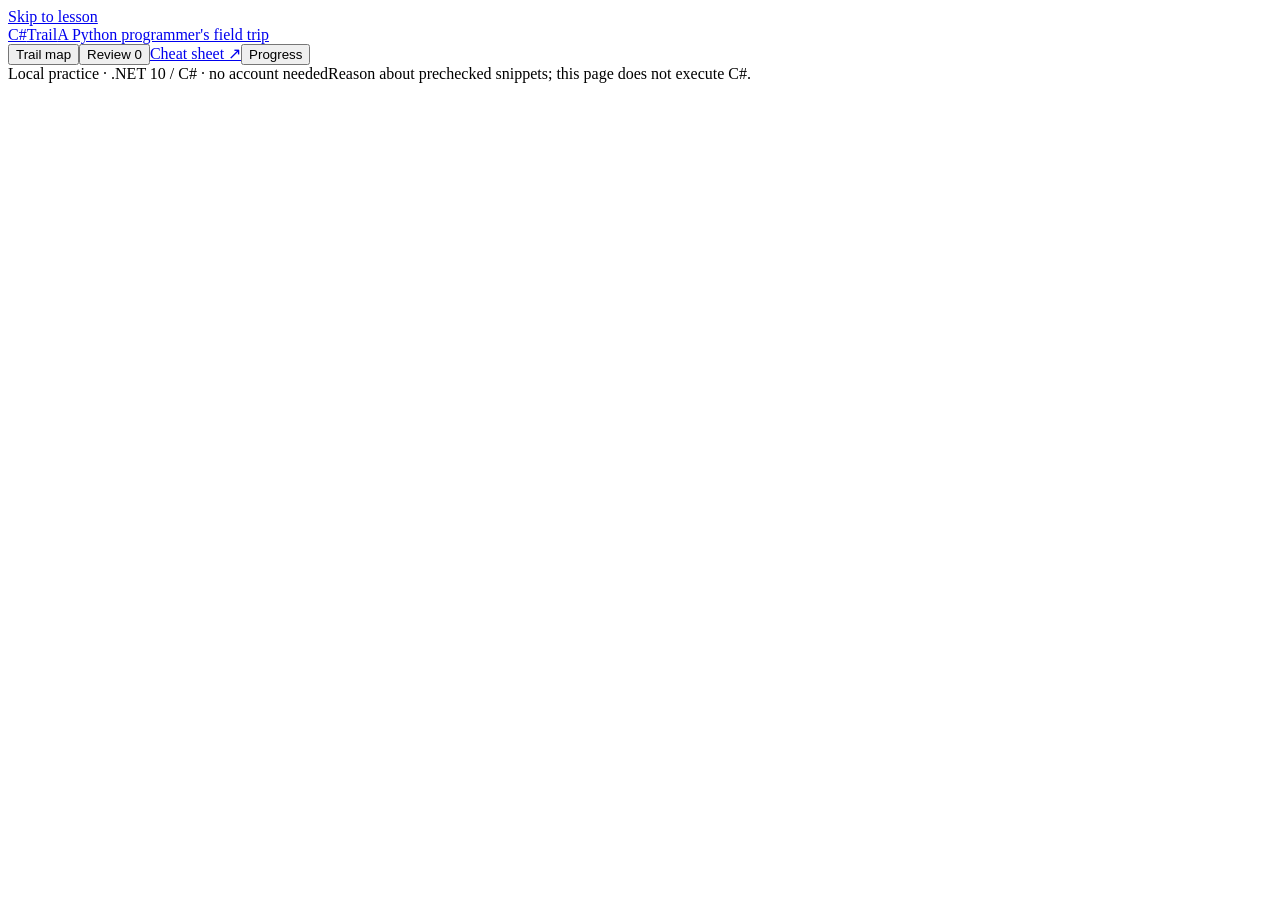
<file: planning/csharp-learning/authoring/game-shell.html>
<!doctype html>
<html lang="en">
<head>
<meta charset="utf-8">
<meta name="viewport" content="width=device-width,initial-scale=1">
<meta name="color-scheme" content="light dark">
<title>C# Trail · learn a little, try a little</title>
<link rel="icon" href="data:,">
<style>/* KIT_CSS */</style>
</head>
<body>
<a class="skip" href="#main">Skip to lesson</a>
<header class="masthead">
 <a class="brand" href="#trail" aria-label="C# Trail home"><span class="brand-mark">C#</span><span>Trail<span class="brand-sub">A Python programmer's field trip</span></span></a>
 <nav aria-label="Main navigation"><button type="button" data-action="trail">Trail map</button><button type="button" data-action="review">Review <span id="review-count">0</span></button><a href="cheat-sheet.html" target="_blank" rel="noopener" data-cheat-help>Cheat sheet ↗</a><button type="button" data-action="settings" aria-label="Progress and settings">Progress</button></nav>
</header>
<main id="main" tabindex="-1"></main>
<footer><span>Local practice · .NET 10 / C# · no account needed</span><span>Reason about prechecked snippets; this page does not execute C#.</span></footer>
<dialog id="settings"><div class="dialog-top"><h2>Your learning kit</h2><button type="button" data-action="close-settings" aria-label="Close progress and settings">Close</button></div><div id="settings-body"></div></dialog>
<input type="file" id="import-file" accept="application/json,.json" hidden>
<div id="toast" role="status" aria-live="polite"></div>
<script id="curriculum" type="application/json">KIT_DATA</script>
<script>/* KIT_JS */</script>
</body>
</html>
</file>
